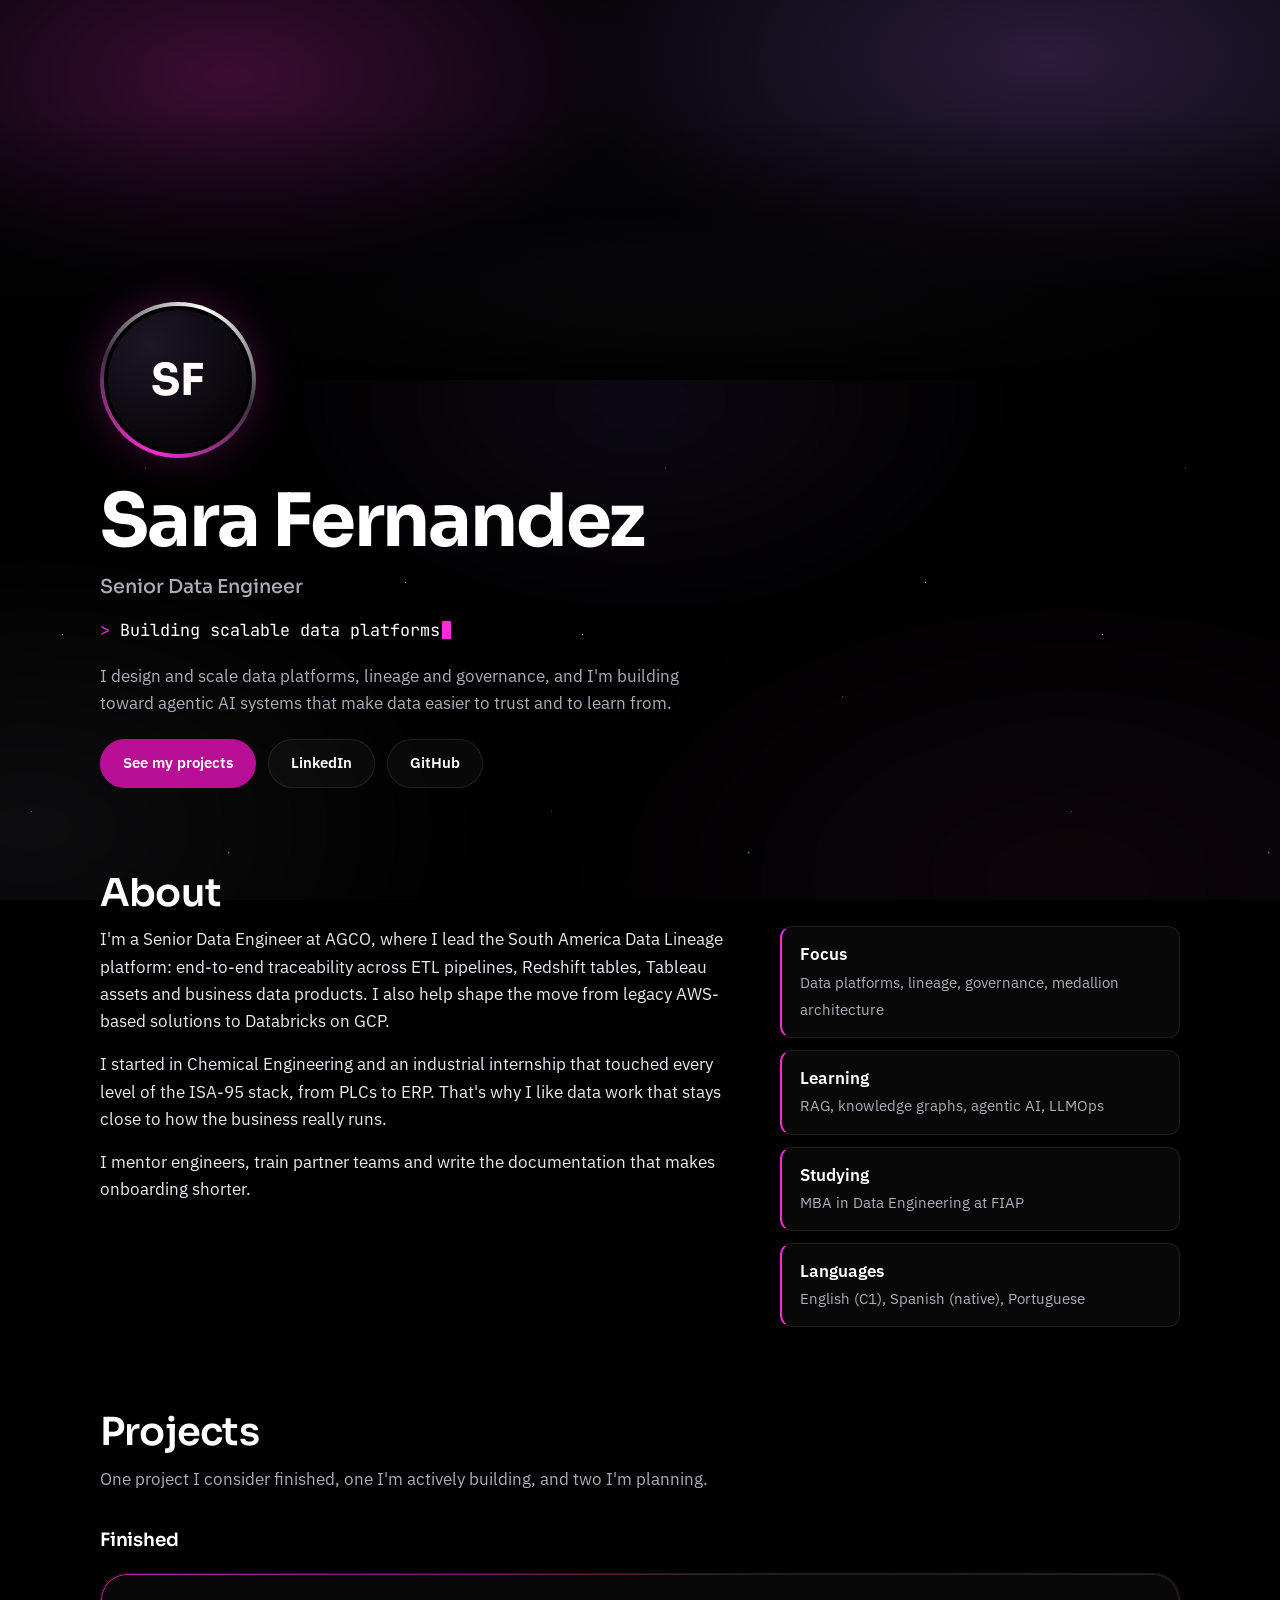
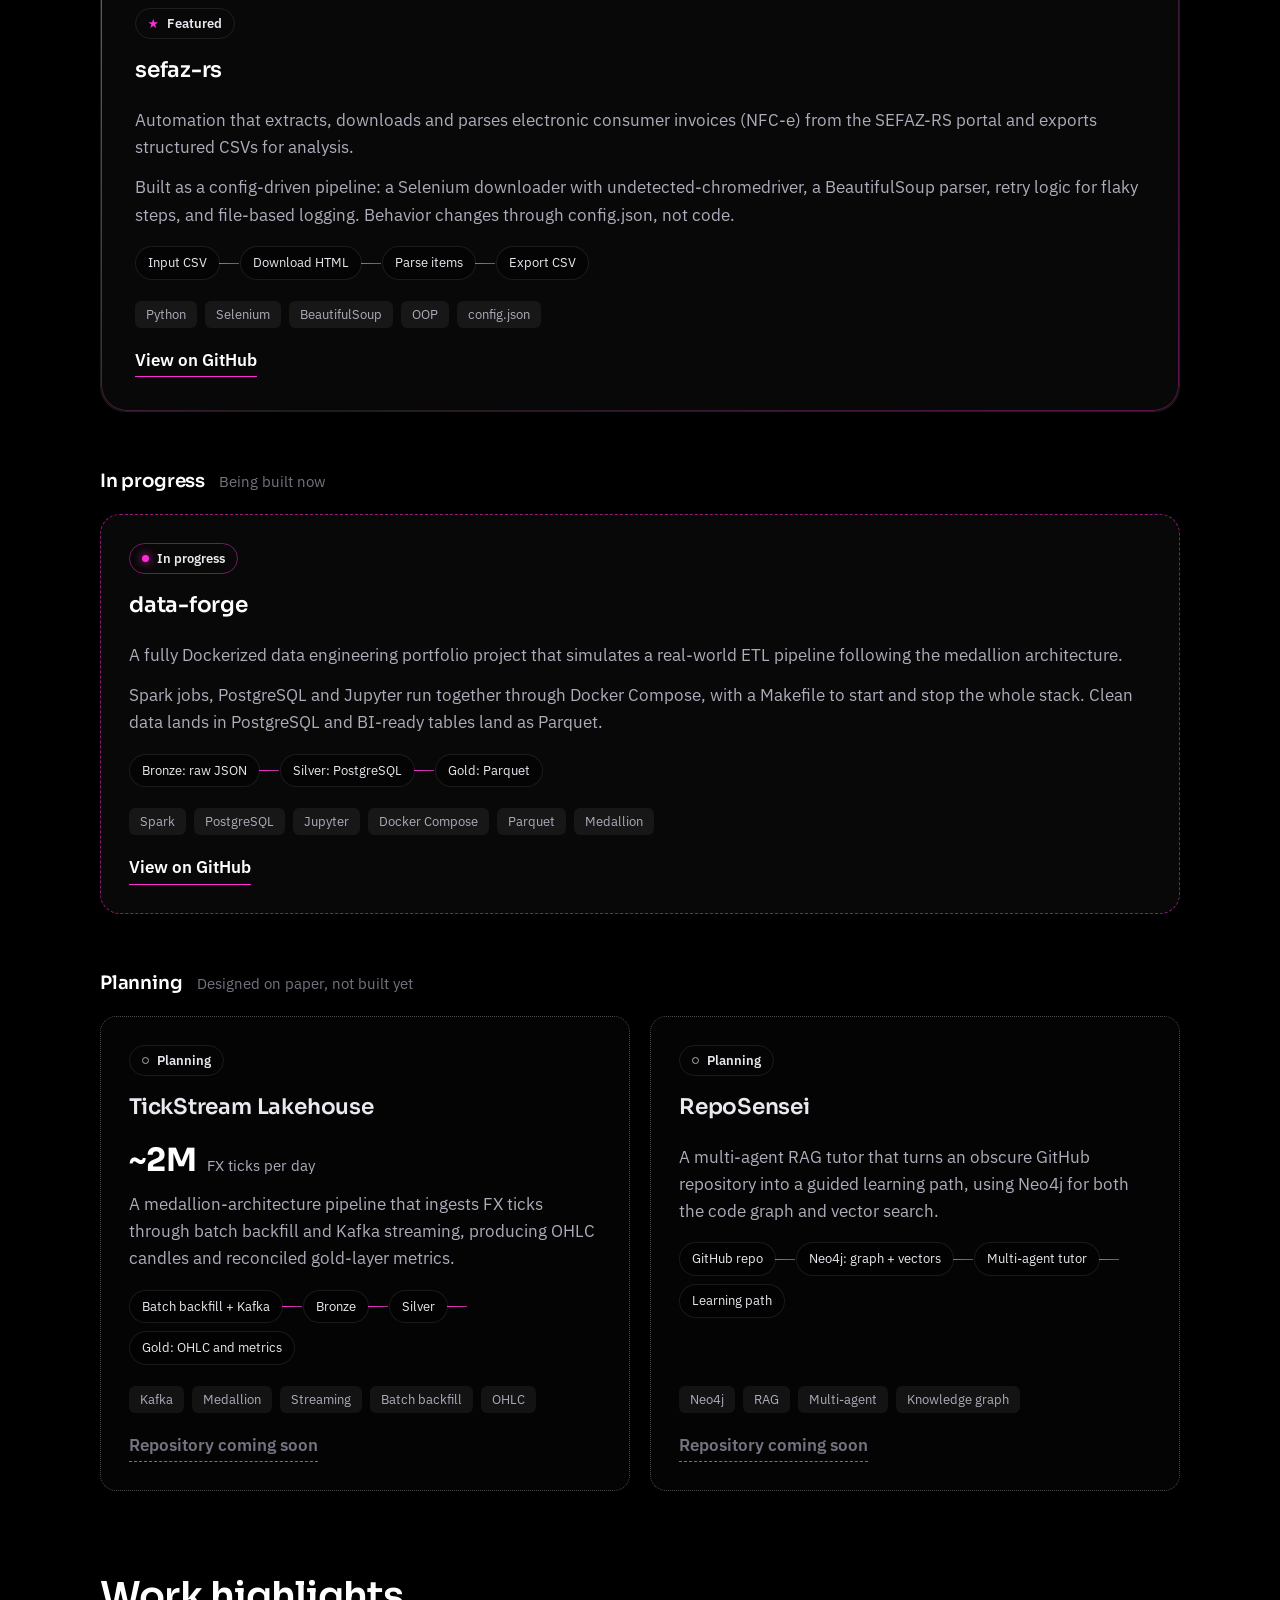
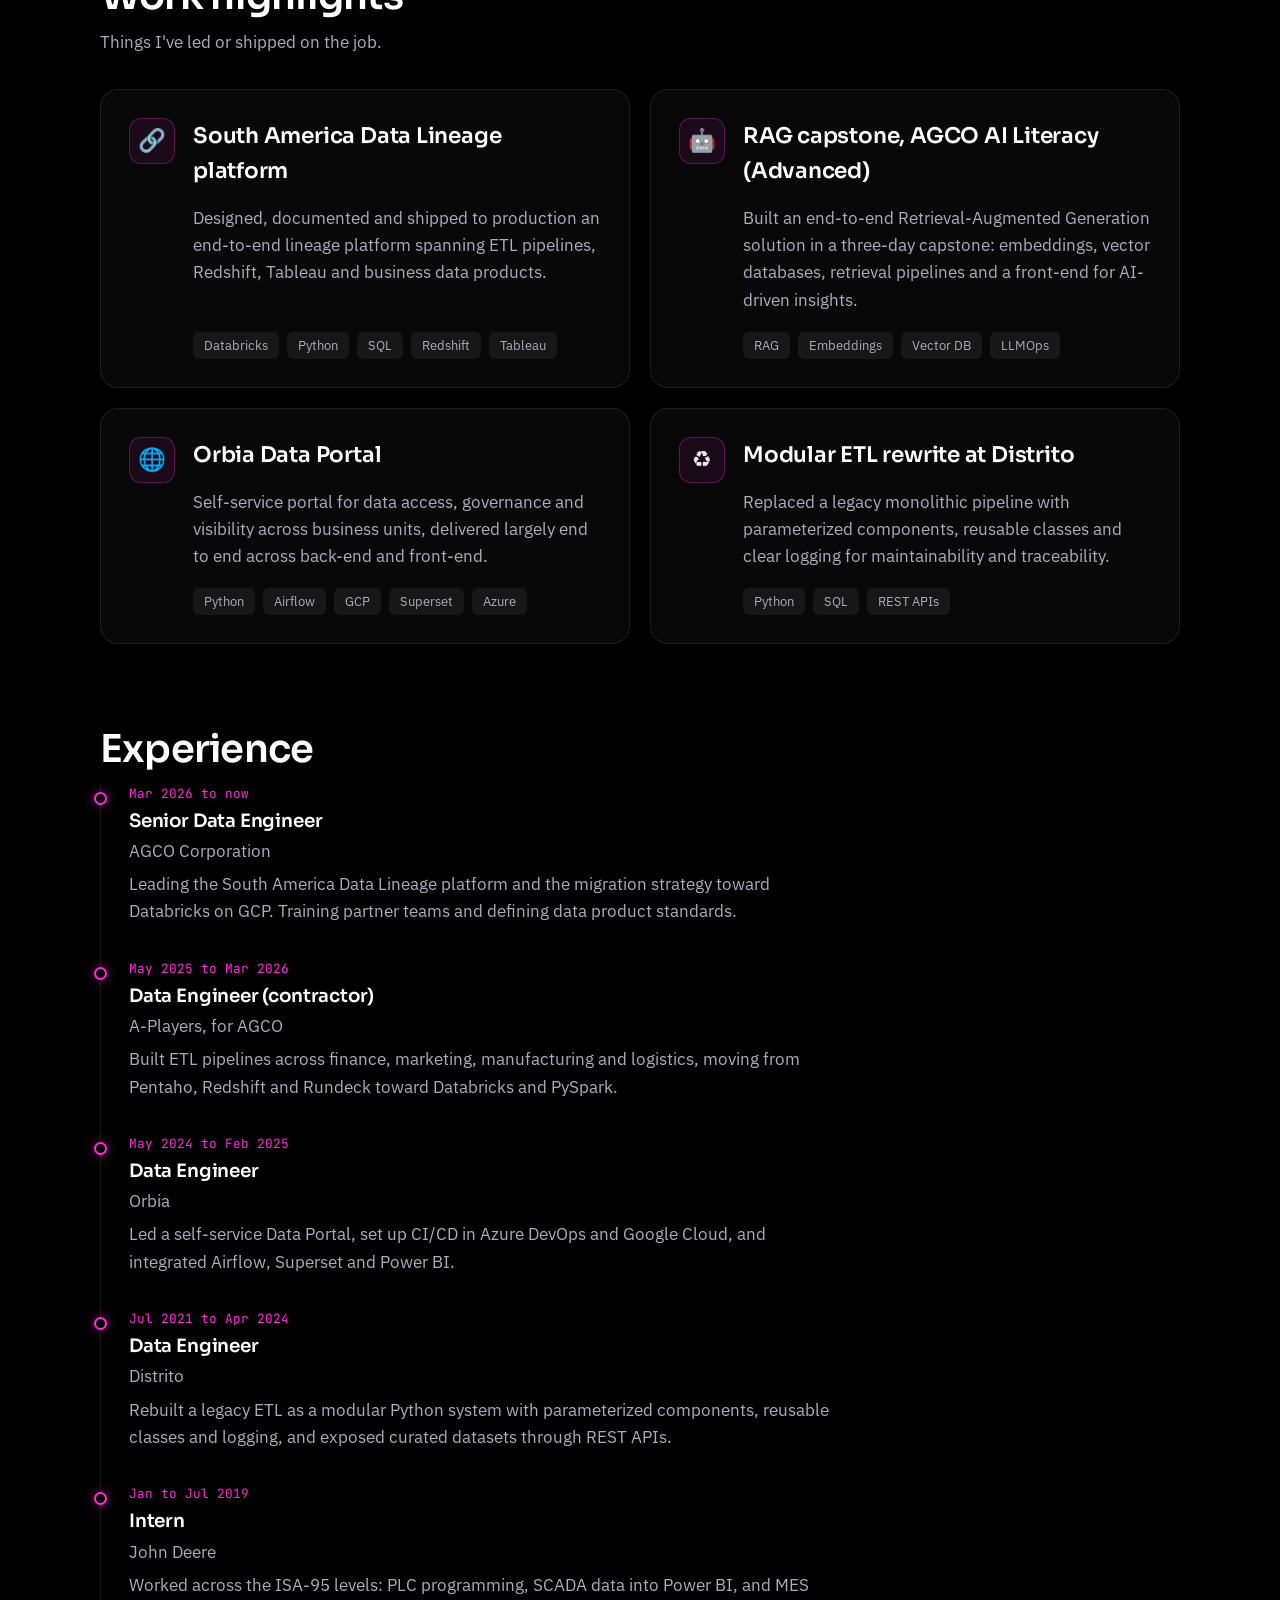
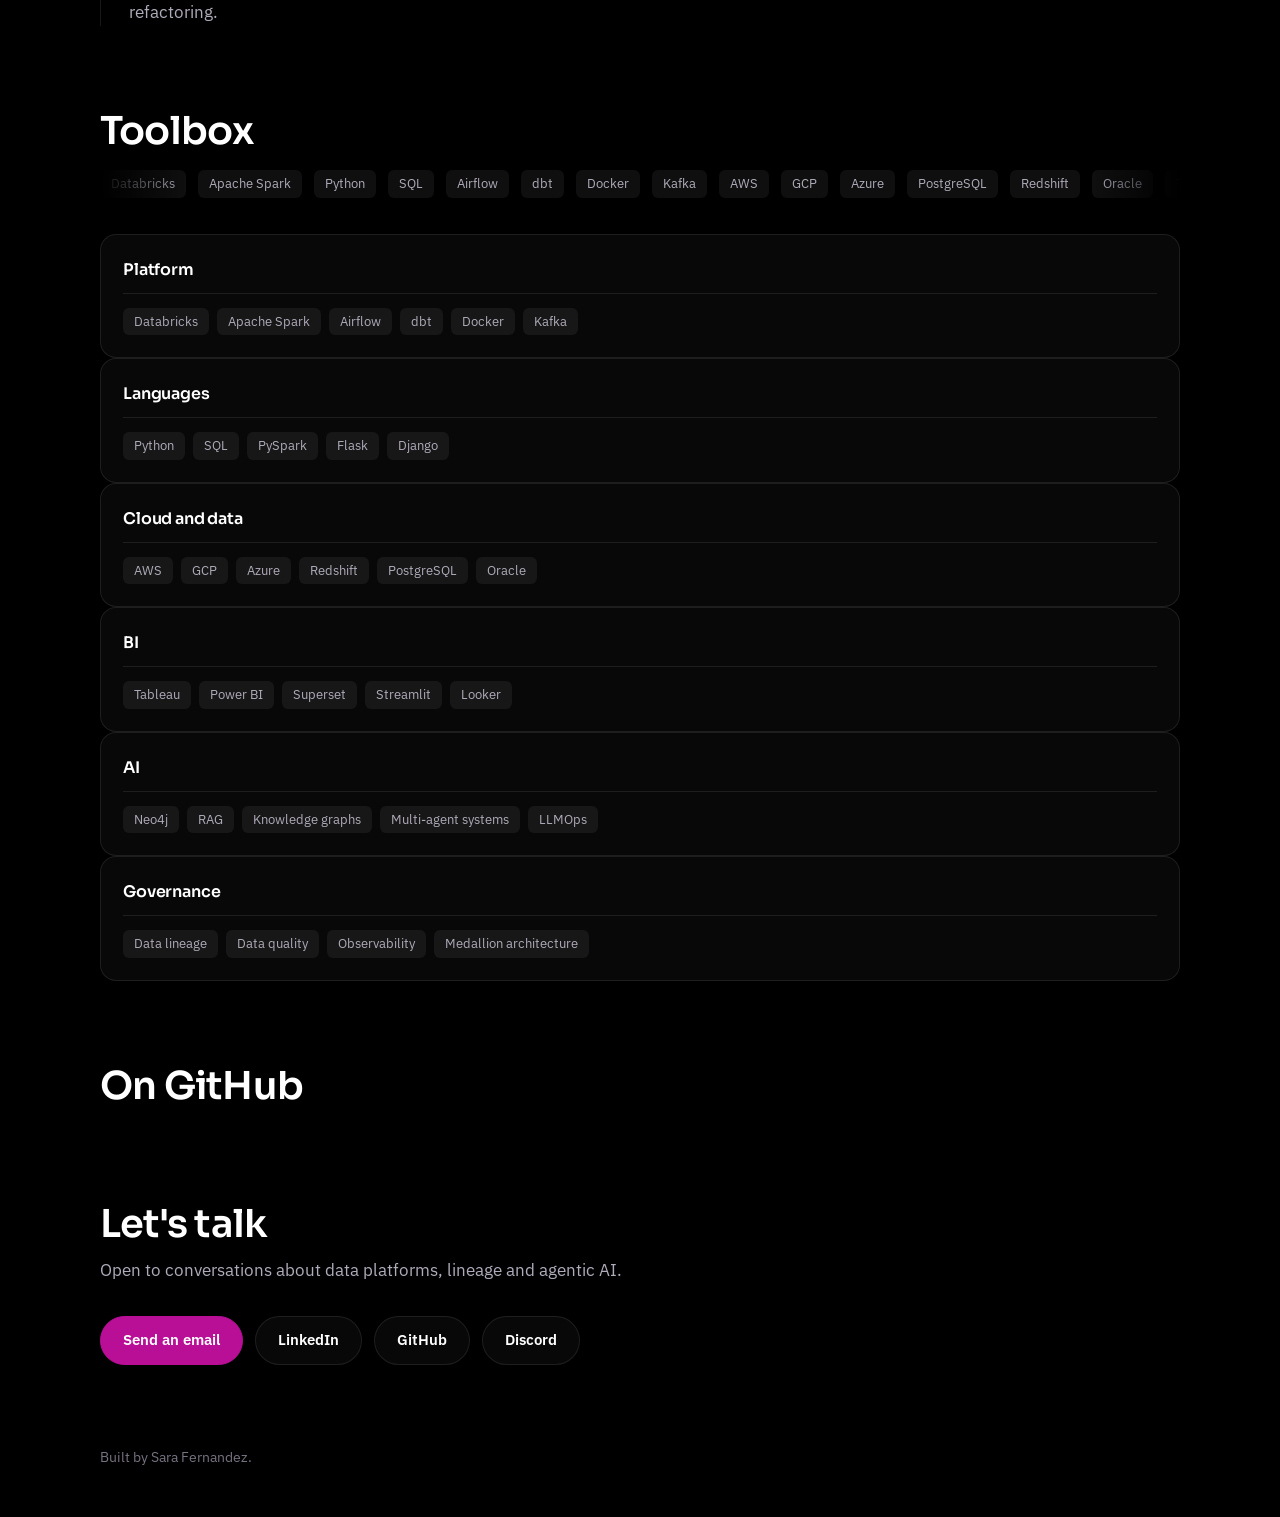
<file: portfolio.html>
<!DOCTYPE html>
<html lang="en">
<head>
<meta charset="utf-8">
<meta name="viewport" content="width=device-width, initial-scale=1">
<title>Sara Fernandez | Senior Data Engineer</title>
<meta name="description" content="Senior Data Engineer building data platforms, lineage and agentic AI systems.">
<link rel="preconnect" href="https://fonts.googleapis.com">
<link rel="preconnect" href="https://fonts.gstatic.com" crossorigin>
<link href="https://fonts.googleapis.com/css2?family=IBM+Plex+Sans:wght@400;500;600&family=JetBrains+Mono:wght@500&family=Sora:wght@500;600;700&display=swap" rel="stylesheet">

<style>
  /* ============================================================
     THEME TOKENS: change colors and fonts here
     ============================================================ */
  :root {
    --black: #000000;
    --white: #ffffff;
    --magenta: #ff2bd6;
    --magenta-deep: #b80f96;
    --haze: #6e4ba0;            /* muted violet, used only inside the nebula */
    --grey-100: #ebe9ef;
    --grey-300: #b0abba;
    --grey-500: #77727f;
    --grey-700: #2a2730;
    --grey-900: #0d0c10;

    --text: var(--grey-100);
    --text-dim: var(--grey-300);
    --line: rgba(255, 255, 255, .09);
    --glass: rgba(255, 255, 255, .03);

    --font-display: "Sora", "Helvetica Neue", Arial, sans-serif;
    --font-body: "IBM Plex Sans", system-ui, -apple-system, "Segoe UI", sans-serif;
    --font-mono: "JetBrains Mono", ui-monospace, "SF Mono", Consolas, monospace;

    --content: 1080px;
    --avatar: 156px;
  }

  *, *::before, *::after { box-sizing: border-box; }
  html { scroll-behavior: smooth; }
  body {
    margin: 0; background: var(--black); color: var(--text);
    font-family: var(--font-body); font-size: 16.5px; line-height: 1.65;
    -webkit-font-smoothing: antialiased;
  }
  img { max-width: 100%; display: block; }
  a { color: inherit; }
  :focus-visible { outline: 2px solid var(--magenta); outline-offset: 3px; border-radius: 6px; }

  /* ---------- Nebula: dark, mostly black, with a faint haze ---------- */
  .nebula { position: fixed; inset: 0; z-index: -1; overflow: hidden; background: var(--black); }
  .nebula::before {
    content: ""; position: absolute; inset: -20%;
    background:
      radial-gradient(40% 34% at 12% 10%, rgba(255, 43, 214, .10), transparent 70%),
      radial-gradient(38% 34% at 90% 16%, rgba(110, 75, 160, .20), transparent 70%),
      radial-gradient(44% 38% at 74% 84%, rgba(160, 60, 140, .08), transparent 70%),
      radial-gradient(36% 34% at 16% 80%, rgba(120, 120, 140, .11), transparent 70%),
      radial-gradient(30% 26% at 50% 46%, rgba(50, 30, 70, .28), transparent 72%);
    filter: blur(30px);
    animation: drift 70s ease-in-out infinite alternate;
  }
  .nebula::after {
    content: ""; position: absolute; inset: 0;
    background-image:
      radial-gradient(1px 1px at 12% 22%, #fff, transparent 60%),
      radial-gradient(1px 1px at 78% 12%, #fff, transparent 60%),
      radial-gradient(1.5px 1.5px at 44% 64%, #fff, transparent 60%),
      radial-gradient(1px 1px at 90% 70%, #fff, transparent 60%),
      radial-gradient(1px 1px at 28% 90%, #fff, transparent 60%),
      radial-gradient(1.5px 1.5px at 62% 34%, var(--magenta), transparent 60%),
      radial-gradient(1px 1px at 6% 56%, #fff, transparent 60%);
    background-size: 520px 520px;
    animation: twinkle 7s ease-in-out infinite alternate;
  }
  @keyframes drift { from { transform: translate3d(-2%, -1%, 0) scale(1); } to { transform: translate3d(3%, 2%, 0) scale(1.07); } }
  @keyframes twinkle { from { opacity: .35; } to { opacity: .85; } }

  /* ---------- Hero ---------- */
  .cover {
    position: relative; height: clamp(220px, 34vw, 380px); overflow: hidden;
    background:
      radial-gradient(45% 80% at 18% 20%, rgba(255, 43, 214, .22), transparent 70%),
      radial-gradient(55% 90% at 82% 15%, rgba(110, 75, 160, .35), transparent 70%),
      radial-gradient(60% 70% at 55% 105%, rgba(120, 120, 140, .22), transparent 70%),
      #050407;
  }
  .cover img { width: 100%; height: 100%; object-fit: cover; }
  .cover::after { content: ""; position: absolute; inset: 0; background: linear-gradient(to bottom, rgba(0,0,0,0) 30%, rgba(0,0,0,.95) 100%); }

  .wrap { width: min(var(--content), 100% - 40px); margin-inline: auto; }

  .identity { position: relative; margin-top: calc(var(--avatar) / -2); display: grid; gap: 26px; }
  .avatar {
    width: var(--avatar); height: var(--avatar); border-radius: 50%; padding: 4px;
    background: conic-gradient(from 200deg, var(--magenta), #3a3340, var(--white), #3a3340, var(--magenta));
    box-shadow: 0 0 46px rgba(255, 43, 214, .22);
    animation: spin-ring 18s linear infinite;
  }
  .avatar > * { width: 100%; height: 100%; border-radius: 50%; object-fit: cover; background: var(--black); border: 4px solid var(--black); animation: spin-ring 18s linear infinite reverse; }
  .avatar .monogram {
    display: grid; place-items: center; font-family: var(--font-display); font-weight: 700; font-size: 44px; color: var(--white);
    background: radial-gradient(circle at 30% 25%, #1d1625, var(--black));
  }
  @keyframes spin-ring { to { transform: rotate(360deg); } }

  h1 {
    font-family: var(--font-display); font-weight: 700; font-size: clamp(2.5rem, 7vw, 4.6rem);
    line-height: 1.02; letter-spacing: -.03em; margin: 0 0 12px; color: var(--white);
  }
  .role { font-family: var(--font-display); font-weight: 500; font-size: 1.2rem; color: var(--grey-300); margin: 0 0 14px; }
  .typing { font-family: var(--font-mono); font-size: 1.05rem; color: var(--white); min-height: 1.8em; margin: 0 0 16px; }
  .typing::before { content: "> "; color: var(--magenta); }
  .typing .caret { display: inline-block; width: .55em; height: 1.05em; background: var(--magenta); vertical-align: -.18em; margin-left: 2px; animation: blink 1s steps(1) infinite; }
  @keyframes blink { 50% { opacity: 0; } }
  .tagline { max-width: 62ch; color: var(--text-dim); margin: 0; }

  .actions { display: flex; flex-wrap: wrap; gap: 12px; margin-top: 22px; }
  .btn {
    display: inline-flex; align-items: center; gap: 8px; padding: 11px 22px; border-radius: 999px;
    text-decoration: none; font-weight: 600; font-size: .94rem; border: 1px solid var(--line);
    background: var(--glass); color: var(--white); transition: border-color .2s, background .2s;
  }
  .btn:hover { border-color: var(--magenta); background: rgba(255, 43, 214, .08); }
  .btn.primary { background: var(--magenta-deep); border-color: var(--magenta-deep); }
  .btn.primary:hover { background: var(--magenta); border-color: var(--magenta); }

  /* ---------- Sections ---------- */
  section { padding: 84px 0 0; }
  h2 { font-family: var(--font-display); font-weight: 600; font-size: clamp(1.7rem, 4vw, 2.4rem); letter-spacing: -.02em; line-height: 1.1; color: var(--white); margin: 0 0 12px; }
  .lead { color: var(--text-dim); max-width: 64ch; margin: 0 0 32px; }
  h3 { font-family: var(--font-display); font-weight: 600; font-size: 1.35rem; margin: 0 0 6px; color: var(--white); letter-spacing: -.01em; }
  .subhead { display: flex; align-items: baseline; gap: 14px; flex-wrap: wrap; margin: 54px 0 18px; }
  .subhead h3 { margin: 0; font-size: 1.15rem; }
  .subhead p { margin: 0; color: var(--grey-500); font-size: .93rem; }

  .about { display: grid; gap: 40px; grid-template-columns: 1.6fr 1fr; align-items: start; }
  .about p { margin: 0 0 16px; max-width: 64ch; }
  .facts { list-style: none; margin: 0; padding: 0; display: grid; gap: 12px; }
  .facts li { padding: 14px 18px; border: 1px solid var(--line); border-left: 2px solid var(--magenta); border-radius: 12px; background: var(--glass); }
  .facts b { display: block; color: var(--white); font-weight: 600; }
  .facts span { color: var(--text-dim); font-size: .92rem; }

  /* ---------- Cards ---------- */
  .grid { display: grid; gap: 20px; }
  .grid.two { grid-template-columns: repeat(2, 1fr); }
  .card {
    position: relative; display: flex; flex-direction: column; gap: 13px; padding: 28px;
    border: 1px solid var(--line); background: var(--glass);
    backdrop-filter: blur(10px); -webkit-backdrop-filter: blur(10px);
    transition: border-color .25s, box-shadow .25s;
  }
  .card p { margin: 0; color: var(--text-dim); }

  /* featured = finished */
  .card.featured { border-radius: 26px; padding: 34px; }
  .card.featured::before {
    content: ""; position: absolute; inset: 0; border-radius: inherit; padding: 1px; pointer-events: none;
    background: linear-gradient(140deg, rgba(255,43,214,.75), rgba(255,255,255,.08) 45%, rgba(255,43,214,.35));
    -webkit-mask: linear-gradient(#000 0 0) content-box, linear-gradient(#000 0 0);
    -webkit-mask-composite: xor; mask-composite: exclude;
  }
  .card.featured:hover { box-shadow: 0 0 60px rgba(255, 43, 214, .12); }
  /* wip = dashed, magenta */
  .card.wip { border-radius: 20px; border: 1px dashed rgba(255, 43, 214, .55); }
  .card.wip:hover { border-color: var(--magenta); }
  /* planning = dotted, grey, quieter */
  .card.planning { border-radius: 16px; border: 1px dotted rgba(255, 255, 255, .28); background: rgba(255,255,255,.015); }
  .card.planning:hover { border-color: rgba(255, 255, 255, .55); }
  .card.planning h3 { color: var(--grey-100); }

  .pill { align-self: flex-start; display: inline-flex; align-items: center; gap: 8px; font-size: .8rem; font-weight: 600; padding: 4px 12px; border-radius: 999px; border: 1px solid var(--line); color: var(--grey-100); }
  .pill.star::before { content: "\2605"; color: var(--magenta); }
  .pill.live { border-color: rgba(255,43,214,.45); }
  .pill.live::before { content: ""; width: 7px; height: 7px; border-radius: 50%; background: var(--magenta); box-shadow: 0 0 10px var(--magenta); animation: pulse 2.4s ease-in-out infinite; }
  .pill.plan::before { content: ""; width: 7px; height: 7px; border-radius: 50%; border: 1.5px solid var(--grey-300); }
  @keyframes pulse { 50% { opacity: .3; } }

  .metric { display: flex; align-items: baseline; gap: 10px; }
  .metric strong { font-family: var(--font-display); font-size: 2rem; color: var(--white); line-height: 1; }
  .metric span { color: var(--text-dim); font-size: .92rem; }

  /* flow strip: real sequences only */
  .flow { list-style: none; margin: 4px 0 0; padding: 0; display: flex; flex-wrap: wrap; gap: 8px 0; }
  .flow li { position: relative; font-size: .82rem; padding: 5px 12px; border: 1px solid var(--line); border-radius: 999px; background: rgba(0,0,0,.45); color: var(--grey-100); margin-right: 20px; }
  .flow li:not(:last-child)::after { content: ""; position: absolute; left: 100%; top: 50%; width: 20px; height: 1px; background: linear-gradient(90deg, var(--magenta), rgba(255,255,255,.25)); background-size: 200% 100%; animation: flow-run 3s linear infinite; }
  @keyframes flow-run { to { background-position: -200% 0; } }

  .tags { display: flex; flex-wrap: wrap; gap: 8px; margin-top: auto; padding-top: 8px; align-items: center; }
  .chip { font-size: .8rem; color: var(--grey-300); background: rgba(255,255,255,.06); padding: 3px 11px; border-radius: 6px; }
  .badge { height: 22px; width: auto; border-radius: 4px; }
  .card-link { margin-top: 6px; align-self: flex-start; font-weight: 600; color: var(--white); text-decoration: none; border-bottom: 1px solid var(--magenta); padding-bottom: 2px; }
  .card-link:hover { color: var(--magenta); }
  .card-link.soon { border-bottom-style: dashed; border-color: var(--grey-500); color: var(--grey-500); pointer-events: none; }

  /* ---------- Work highlights ---------- */
  .highlight { flex-direction: row; gap: 18px; border-radius: 18px; }
  .highlight .icon { flex: none; width: 46px; height: 46px; display: grid; place-items: center; font-size: 1.4rem; border-radius: 12px; background: rgba(255,43,214,.08); border: 1px solid rgba(255,43,214,.3); }
  .highlight .body { display: flex; flex-direction: column; gap: 10px; }

  /* ---------- Timeline ---------- */
  .timeline { list-style: none; margin: 0; padding: 0 0 0 28px; border-left: 1px solid var(--line); display: grid; gap: 32px; }
  .timeline li { position: relative; }
  .timeline li::before { content: ""; position: absolute; left: -35px; top: 9px; width: 13px; height: 13px; border-radius: 50%; background: var(--black); border: 2px solid var(--magenta); box-shadow: 0 0 12px rgba(255,43,214,.5); }
  .timeline .when { font-family: var(--font-mono); font-size: .8rem; color: var(--magenta); }
  .timeline h3 { font-size: 1.15rem; margin: 2px 0 2px; }
  .timeline .where { color: var(--grey-300); margin-bottom: 6px; }
  .timeline p { margin: 0; color: var(--text-dim); max-width: 70ch; }

  /* ---------- Toolbox ---------- */
  .marquee { overflow: hidden; margin: 0 0 30px; padding: 6px 0; -webkit-mask-image: linear-gradient(90deg, transparent, #000 8%, #000 92%, transparent); mask-image: linear-gradient(90deg, transparent, #000 8%, #000 92%, transparent); }
  .marquee-track { display: flex; gap: 12px; width: max-content; animation: scroll 55s linear infinite; }
  .marquee:hover .marquee-track { animation-play-state: paused; }
  @keyframes scroll { to { transform: translateX(-50%); } }
  .skills { display: grid; gap: 18px; grid-template-columns: repeat(3, 1fr); }
  .skill-group { padding: 22px; border: 1px solid var(--line); border-radius: 16px; background: var(--glass); }
  .skill-group h3 { font-size: 1rem; color: var(--white); padding-bottom: 10px; border-bottom: 1px solid var(--line); margin-bottom: 14px; }
  .skill-group div { display: flex; flex-wrap: wrap; gap: 8px; align-items: center; }

  /* ---------- GitHub stats ---------- */
  .stats { display: grid; gap: 18px; grid-template-columns: repeat(2, 1fr); }
  .stat { display: grid; place-items: center; padding: 18px; border: 1px solid var(--line); border-radius: 16px; background: var(--glass); min-height: 150px; }
  .stat img { max-height: 190px; width: auto; }
  .stat.wide { grid-column: 1 / -1; }

  .contact .links { display: flex; flex-wrap: wrap; gap: 12px; }
  footer { padding: 80px 0 48px; color: var(--grey-500); font-size: .9rem; }

  @media (max-width: 860px) {
    .about, .grid.two, .skills, .stats { grid-template-columns: 1fr; }
    :root { --avatar: 128px; }
    section { padding-top: 64px; }
    .highlight { flex-direction: column; }
  }
  @media (prefers-reduced-motion: reduce) {
    .nebula::before, .nebula::after, .avatar, .avatar > *, .pill.live::before, .flow li::after, .typing .caret { animation: none; }
    .marquee-track { animation: none; flex-wrap: wrap; width: auto; }
    .marquee { -webkit-mask-image: none; mask-image: none; }
    html { scroll-behavior: auto; }
  }
</style>
</head>

<body>
<div class="nebula" aria-hidden="true"></div>

<header>
  <!-- Cover slot: set CONFIG.cover.image. Empty = dark CSS nebula fallback. -->
  <div class="cover" id="cover"></div>
  <div class="wrap identity">
    <div class="avatar" id="avatar"></div>
    <div>
      <h1 id="name"></h1>
      <p class="role" id="role"></p>
      <p class="typing" id="typing" aria-live="off"><span id="typed"></span><span class="caret" aria-hidden="true"></span></p>
      <p class="tagline" id="tagline"></p>
      <div class="actions" id="actions"></div>
    </div>
  </div>
</header>

<main class="wrap">
  <section id="about" aria-labelledby="about-title">
    <h2 id="about-title">About</h2>
    <div class="about">
      <div id="about-text"></div>
      <ul class="facts" id="facts"></ul>
    </div>
  </section>

  <section id="projects" aria-labelledby="projects-title">
    <h2 id="projects-title">Projects</h2>
    <p class="lead" id="projects-lead"></p>
    <div id="project-groups"></div>
  </section>

  <section id="highlights" aria-labelledby="hl-title">
    <h2 id="hl-title"></h2>
    <p class="lead" id="hl-lead"></p>
    <div class="grid two" id="highlight-grid"></div>
  </section>

  <section id="experience" aria-labelledby="exp-title">
    <h2 id="exp-title">Experience</h2>
    <ol class="timeline" id="timeline"></ol>
  </section>

  <section id="skills" aria-labelledby="skills-title">
    <h2 id="skills-title">Toolbox</h2>
    <div class="marquee" aria-hidden="true"><div class="marquee-track" id="marquee"></div></div>
    <div class="skills" id="skills"></div>
  </section>

  <section id="stats" aria-labelledby="stats-title">
    <h2 id="stats-title">On GitHub</h2>
    <div class="stats" id="stats-grid"></div>
  </section>

  <section id="contact" class="contact" aria-labelledby="contact-title">
    <h2 id="contact-title"></h2>
    <p class="lead" id="contact-lead"></p>
    <div class="links" id="contact-links"></div>
  </section>
</main>

<footer class="wrap" id="footer"></footer>

<noscript><p style="padding:24px;color:#fff">This page loads its content from the CONFIG block and needs JavaScript.</p></noscript>

<script>
/* ==================================================================
   CONFIG: every editable value lives here. Edit this block only.
   ================================================================== */
const CONFIG = {
  site: { title: "Sara Fernandez | Senior Data Engineer", footer: "Built by Sara Fernandez." },

  /* ---- IMAGES: point these to your files or URLs ---- */
  profile: {
    image: "",                       // e.g. "img/sara.jpg" (square, 600x600 or larger)
    alt: "Portrait of Sara Fernandez",
    initials: "SF"                   // shown while image is empty
  },
  cover: {
    image: "",                       // e.g. "img/cover.jpg" (wide, about 2400x700)
    alt: ""
  },

  /* ---- IDENTITY ---- */
  name: "Sara Fernandez",
  role: "Senior Data Engineer",
  typing: [                          // lines the typing animation cycles through
    "Building scalable data platforms",
    "Databricks | Spark | Python | SQL",
    "Data lineage, governance and observability",
    "RAG and agentic AI workflows",
    "Mentoring engineers and sharing knowledge"
  ],
  tagline: "I design and scale data platforms, lineage and governance, and I'm building toward agentic AI systems that make data easier to trust and to learn from.",

  about: [
    "I'm a Senior Data Engineer at AGCO, where I lead the South America Data Lineage platform: end-to-end traceability across ETL pipelines, Redshift tables, Tableau assets and business data products. I also help shape the move from legacy AWS-based solutions to Databricks on GCP.",
    "I started in Chemical Engineering and an industrial internship that touched every level of the ISA-95 stack, from PLCs to ERP. That's why I like data work that stays close to how the business really runs.",
    "I mentor engineers, train partner teams and write the documentation that makes onboarding shorter."
  ],
  facts: [
    { title: "Focus", text: "Data platforms, lineage, governance, medallion architecture" },
    { title: "Learning", text: "RAG, knowledge graphs, agentic AI, LLMOps" },
    { title: "Studying", text: "MBA in Data Engineering at FIAP" },
    { title: "Languages", text: "English (C1), Spanish (native), Portuguese" }
  ],

  /* ---- LINKS (leave "" to hide) ---- */
  links: {
    github: "https://github.com/saradfrz",
    linkedin: "https://www.linkedin.com/in/saradfrz/",
    email: "saradfrz@gmail.com",
    discord: "https://discordapp.com/users/702235784794734631"
  },

  /* ---- TECH BADGES: name -> shields.io color + simple-icons logo slug ---- */
  tech: {
    "Databricks":      { color: "FF3621", logo: "databricks" },
    "Apache Spark":    { color: "E25A1C", logo: "apachespark" },
    "PySpark":         { color: "E25A1C", logo: "apachespark" },
    "Spark":           { color: "E25A1C", logo: "apachespark" },
    "Airflow":         { color: "017CEE", logo: "apacheairflow" },
    "dbt":             { color: "FF694B", logo: "dbt" },
    "Docker":          { color: "2496ED", logo: "docker" },
    "Docker Compose":  { color: "2496ED", logo: "docker" },
    "Kafka":           { color: "3a3a3a", logo: "apachekafka" },
    "Python":          { color: "3776AB", logo: "python" },
    "SQL":             { color: "4479A1", logo: "postgresql" },
    "Flask":           { color: "3a3a3a", logo: "flask" },
    "Django":          { color: "092E20", logo: "django" },
    "Selenium":        { color: "43B02A", logo: "selenium" },
    "Jupyter":         { color: "F37626", logo: "jupyter" },
    "Parquet":         { color: "50ABF1", logo: "apacheparquet" },
    "AWS":             { color: "FF9900", logo: "amazonwebservices", logoColor: "black" },
    "GCP":             { color: "4285F4", logo: "googlecloud" },
    "Azure":           { color: "0078D4", logo: "microsoftazure" },
    "Redshift":        { color: "8C4FFF", logo: "amazonredshift" },
    "PostgreSQL":      { color: "4169E1", logo: "postgresql" },
    "Oracle":          { color: "F80000", logo: "oracle" },
    "Tableau":         { color: "E97627", logo: "tableau" },
    "Power BI":        { color: "F2C811", logo: "powerbi", logoColor: "black" },
    "Superset":        { color: "20A6C9", logo: "apachesuperset" },
    "Streamlit":       { color: "FF4B4B", logo: "streamlit" },
    "Looker":          { color: "4285F4", logo: "looker" },
    "Neo4j":           { color: "008CC1", logo: "neo4j" },
    "Git":             { color: "F05032", logo: "git" },
    "Linux":           { color: "FCC624", logo: "linux", logoColor: "black" }
  },
  marquee: ["Databricks", "Apache Spark", "Python", "SQL", "Airflow", "dbt", "Docker", "Kafka", "AWS", "GCP", "Azure",
            "PostgreSQL", "Redshift", "Oracle", "Tableau", "Power BI", "Superset", "Streamlit", "Neo4j", "Git", "Linux"],

  /* ---- PROJECTS: state is "featured" (finished), "wip" or "planning" ---- */
  projectsLead: "One project I consider finished, one I'm actively building, and two I'm planning.",
  projectGroups: [
    {
      state: "featured", title: "Finished", note: "", columns: 1,
      items: [{
        title: "sefaz-rs", badge: "Featured",
        summary: "Automation that extracts, downloads and parses electronic consumer invoices (NFC-e) from the SEFAZ-RS portal and exports structured CSVs for analysis.",
        details: "Built as a config-driven pipeline: a Selenium downloader with undetected-chromedriver, a BeautifulSoup parser, retry logic for flaky steps, and file-based logging. Behavior changes through config.json, not code.",
        flow: ["Input CSV", "Download HTML", "Parse items", "Export CSV"],
        tags: ["Python", "Selenium", "BeautifulSoup", "OOP", "config.json"],
        url: "https://github.com/saradfrz/sefaz-rs", linkText: "View on GitHub"
      }]
    },
    {
      state: "wip", title: "In progress", note: "Being built now", columns: 1,
      items: [{
        title: "data-forge", badge: "In progress",
        summary: "A fully Dockerized data engineering portfolio project that simulates a real-world ETL pipeline following the medallion architecture.",
        details: "Spark jobs, PostgreSQL and Jupyter run together through Docker Compose, with a Makefile to start and stop the whole stack. Clean data lands in PostgreSQL and BI-ready tables land as Parquet.",
        flow: ["Bronze: raw JSON", "Silver: PostgreSQL", "Gold: Parquet"],
        tags: ["Spark", "PostgreSQL", "Jupyter", "Docker Compose", "Parquet", "Medallion"],
        url: "https://github.com/saradfrz/data-forge", linkText: "View on GitHub"
      }]
    },
    {
      state: "planning", title: "Planning", note: "Designed on paper, not built yet", columns: 2,
      items: [
        {
          title: "TickStream Lakehouse", badge: "Planning",
          metric: { value: "~2M", label: "FX ticks per day" },
          summary: "A medallion-architecture pipeline that ingests FX ticks through batch backfill and Kafka streaming, producing OHLC candles and reconciled gold-layer metrics.",
          flow: ["Batch backfill + Kafka", "Bronze", "Silver", "Gold: OHLC and metrics"],
          tags: ["Kafka", "Medallion", "Streaming", "Batch backfill", "OHLC"],
          url: "", linkText: "Repository coming soon"
        },
        {
          title: "RepoSensei", badge: "Planning",
          summary: "A multi-agent RAG tutor that turns an obscure GitHub repository into a guided learning path, using Neo4j for both the code graph and vector search.",
          flow: ["GitHub repo", "Neo4j: graph + vectors", "Multi-agent tutor", "Learning path"],
          tags: ["Neo4j", "RAG", "Multi-agent", "Knowledge graph"],
          url: "", linkText: "Repository coming soon"
        }
      ]
    }
  ],

  /* ---- WORK HIGHLIGHTS ---- */
  highlights: {
    title: "Work highlights",
    lead: "Things I've led or shipped on the job.",
    items: [
      { icon: "\uD83D\uDD17", title: "South America Data Lineage platform",
        text: "Designed, documented and shipped to production an end-to-end lineage platform spanning ETL pipelines, Redshift, Tableau and business data products.",
        tags: ["Databricks", "Python", "SQL", "Redshift", "Tableau"] },
      { icon: "\uD83E\uDD16", title: "RAG capstone, AGCO AI Literacy (Advanced)",
        text: "Built an end-to-end Retrieval-Augmented Generation solution in a three-day capstone: embeddings, vector databases, retrieval pipelines and a front-end for AI-driven insights.",
        tags: ["RAG", "Embeddings", "Vector DB", "LLMOps"] },
      { icon: "\uD83C\uDF10", title: "Orbia Data Portal",
        text: "Self-service portal for data access, governance and visibility across business units, delivered largely end to end across back-end and front-end.",
        tags: ["Python", "Airflow", "GCP", "Superset", "Azure"] },
      { icon: "\u267B\uFE0F", title: "Modular ETL rewrite at Distrito",
        text: "Replaced a legacy monolithic pipeline with parameterized components, reusable classes and clear logging for maintainability and traceability.",
        tags: ["Python", "SQL", "REST APIs"] }
    ]
  },

  /* ---- EXPERIENCE ---- */
  experience: [
    { when: "Mar 2026 to now", role: "Senior Data Engineer", company: "AGCO Corporation",
      text: "Leading the South America Data Lineage platform and the migration strategy toward Databricks on GCP. Training partner teams and defining data product standards." },
    { when: "May 2025 to Mar 2026", role: "Data Engineer (contractor)", company: "A-Players, for AGCO",
      text: "Built ETL pipelines across finance, marketing, manufacturing and logistics, moving from Pentaho, Redshift and Rundeck toward Databricks and PySpark." },
    { when: "May 2024 to Feb 2025", role: "Data Engineer", company: "Orbia",
      text: "Led a self-service Data Portal, set up CI/CD in Azure DevOps and Google Cloud, and integrated Airflow, Superset and Power BI." },
    { when: "Jul 2021 to Apr 2024", role: "Data Engineer", company: "Distrito",
      text: "Rebuilt a legacy ETL as a modular Python system with parameterized components, reusable classes and logging, and exposed curated datasets through REST APIs." },
    { when: "Jan to Jul 2019", role: "Intern", company: "John Deere",
      text: "Worked across the ISA-95 levels: PLC programming, SCADA data into Power BI, and MES refactoring." }
  ],

  /* ---- SKILLS (names found in "tech" become badges, others become chips) ---- */
  skills: [
    { group: "Platform", items: ["Databricks", "Apache Spark", "Airflow", "dbt", "Docker", "Kafka"] },
    { group: "Languages", items: ["Python", "SQL", "PySpark", "Flask", "Django"] },
    { group: "Cloud and data", items: ["AWS", "GCP", "Azure", "Redshift", "PostgreSQL", "Oracle"] },
    { group: "BI", items: ["Tableau", "Power BI", "Superset", "Streamlit", "Looker"] },
    { group: "AI", items: ["Neo4j", "RAG", "Knowledge graphs", "Multi-agent systems", "LLMOps"] },
    { group: "Governance", items: ["Data lineage", "Data quality", "Observability", "Medallion architecture"] }
  ],

  /* ---- GITHUB STATS (third-party image services; need internet) ---- */
  stats: {
    githubUser: "saradfrz",
    leetcodeUser: "saradfrz",
    codewarsUser: "saradfrz",
    accent: "ff2bd6",
    text: "b0abba"
  },

  contact: { title: "Let's talk", lead: "Open to conversations about data platforms, lineage and agentic AI." }
};

/* ==================================================================
   RENDERER: reads CONFIG and builds the page. No content below.
   ================================================================== */
class Page {
  constructor(cfg) { this.cfg = cfg; }

  $(id) { return document.getElementById(id); }

  el(tag, props = {}, children = []) {
    const node = document.createElement(tag);
    for (const [k, v] of Object.entries(props)) {
      if (v === undefined || v === null || v === "") continue;
      if (k === "text") node.textContent = v;
      else if (k === "class") node.className = v;
      else node.setAttribute(k, v);
    }
    for (const c of [].concat(children)) if (c) node.append(c);
    return node;
  }

  /* shields.io label escaping: "-" -> "--", "_" -> "__", " " -> "_" */
  badgeUrl(name, t) {
    const label = encodeURIComponent(name.replace(/-/g, "--").replace(/_/g, "__").replace(/ /g, "_"));
    return `https://img.shields.io/badge/${label}-${t.color}?style=flat-square&logo=${t.logo}&logoColor=${t.logoColor || "white"}`;
  }

  /* known tech -> icon badge; anything else -> plain chip */
  tag(name) {
    const chip = () => this.el("span", { class: "chip", text: name });
    const t = this.cfg.tech[name];
    if (!t) return chip();
    const img = this.el("img", { class: "badge", src: this.badgeUrl(name, t), alt: name, loading: "lazy", height: "22" });
    img.addEventListener("error", () => img.replaceWith(chip()));
    return img;
  }

  renderHero() {
    const { cfg } = this;
    document.title = cfg.site.title;
    if (cfg.cover.image) this.$("cover").append(this.el("img", { src: cfg.cover.image, alt: cfg.cover.alt || "" }));
    this.$("avatar").append(cfg.profile.image
      ? this.el("img", { src: cfg.profile.image, alt: cfg.profile.alt })
      : this.el("div", { class: "monogram", text: cfg.profile.initials, role: "img", "aria-label": cfg.profile.alt }));
    this.$("name").textContent = cfg.name;
    this.$("role").textContent = cfg.role;
    this.$("tagline").textContent = cfg.tagline;

    const actions = this.$("actions");
    actions.append(this.el("a", { class: "btn primary", href: "#projects", text: "See my projects" }));
    if (cfg.links.linkedin) actions.append(this.el("a", { class: "btn", href: cfg.links.linkedin, target: "_blank", rel: "noopener", text: "LinkedIn" }));
    if (cfg.links.github) actions.append(this.el("a", { class: "btn", href: cfg.links.github, target: "_blank", rel: "noopener", text: "GitHub" }));
    this.startTyping();
  }

  startTyping() {
    const lines = this.cfg.typing, out = this.$("typed");
    if (!lines.length) return;
    if (window.matchMedia("(prefers-reduced-motion: reduce)").matches) { out.textContent = lines[0]; return; }
    let line = 0, pos = 0, deleting = false;
    const tick = () => {
      const text = lines[line];
      pos += deleting ? -1 : 1;
      out.textContent = text.slice(0, pos);
      let delay = deleting ? 22 : 55;
      if (!deleting && pos === text.length) { deleting = true; delay = 1700; }
      else if (deleting && pos === 0) { deleting = false; line = (line + 1) % lines.length; delay = 350; }
      setTimeout(tick, delay);
    };
    tick();
  }

  renderAbout() {
    const box = this.$("about-text");
    this.cfg.about.forEach(t => box.append(this.el("p", { text: t })));
    this.cfg.facts.forEach(f => this.$("facts").append(this.el("li", {}, [
      this.el("b", { text: f.title }), this.el("span", { text: f.text })
    ])));
  }

  card(p, state) {
    const pill = { featured: "pill star", wip: "pill live", planning: "pill plan" }[state];
    const kids = [this.el("span", { class: pill, text: p.badge }), this.el("h3", { text: p.title })];
    if (p.metric) kids.push(this.el("div", { class: "metric" }, [
      this.el("strong", { text: p.metric.value }), this.el("span", { text: p.metric.label })]));
    kids.push(this.el("p", { text: p.summary }));
    if (p.details) kids.push(this.el("p", { text: p.details }));
    if (p.flow && p.flow.length) kids.push(this.el("ol", { class: "flow", "aria-label": "Pipeline steps" }, p.flow.map(s => this.el("li", { text: s }))));
    if (p.tags && p.tags.length) kids.push(this.el("div", { class: "tags" }, p.tags.map(t => this.tag(t))));
    kids.push(p.url
      ? this.el("a", { class: "card-link", href: p.url, target: "_blank", rel: "noopener", text: p.linkText })
      : this.el("span", { class: "card-link soon", text: p.linkText }));
    return this.el("article", { class: `card ${state}` }, kids);
  }

  renderProjects() {
    this.$("projects-lead").textContent = this.cfg.projectsLead;
    const root = this.$("project-groups");
    this.cfg.projectGroups.forEach((g, i) => {
      const head = this.el("div", { class: "subhead" }, [this.el("h3", { text: g.title }), g.note ? this.el("p", { text: g.note }) : null]);
      const grid = this.el("div", { class: `grid ${g.columns === 2 ? "two" : ""}` }, g.items.map(p => this.card(p, g.state)));
      if (i > 0) root.append(head); else head.style.marginTop = "0", root.append(head);
      root.append(grid);
    });
  }

  renderHighlights() {
    const h = this.cfg.highlights;
    this.$("hl-title").textContent = h.title;
    this.$("hl-lead").textContent = h.lead;
    h.items.forEach(i => this.$("highlight-grid").append(this.el("article", { class: "card highlight" }, [
      this.el("div", { class: "icon", "aria-hidden": "true", text: i.icon }),
      this.el("div", { class: "body" }, [
        this.el("h3", { text: i.title }), this.el("p", { text: i.text }),
        this.el("div", { class: "tags" }, i.tags.map(t => this.tag(t)))
      ])
    ])));
  }

  renderExperience() {
    this.cfg.experience.forEach(e => this.$("timeline").append(this.el("li", {}, [
      this.el("div", { class: "when", text: e.when }), this.el("h3", { text: e.role }),
      this.el("div", { class: "where", text: e.company }), this.el("p", { text: e.text })
    ])));
  }

  renderSkills() {
    const track = this.$("marquee");
    [0, 1].forEach(() => this.cfg.marquee.forEach(n => track.append(this.tag(n)))); // twice = seamless loop
    this.cfg.skills.forEach(g => this.$("skills").append(this.el("div", { class: "skill-group" }, [
      this.el("h3", { text: g.group }), this.el("div", {}, g.items.map(i => this.tag(i)))
    ])));
  }

  renderStats() {
    const s = this.cfg.stats, a = s.accent, tx = s.text;
    const cards = [
      { alt: "GitHub stats", wide: false, src: `https://github-readme-stats.vercel.app/api?username=${s.githubUser}&show_icons=true&hide_border=true&bg_color=00000000&title_color=${a}&icon_color=${a}&text_color=${tx}` },
      { alt: "Top languages", wide: false, src: `https://github-readme-stats.vercel.app/api/top-langs/?username=${s.githubUser}&layout=compact&hide_border=true&bg_color=00000000&title_color=${a}&text_color=${tx}` },
      { alt: "GitHub streak", wide: true, src: `https://github-readme-streak-stats.herokuapp.com/?user=${s.githubUser}&hide_border=true&background=00000000&ring=${a}&fire=${a}&currStreakNum=ffffff&sideNums=ffffff&currStreakLabel=${a}&sideLabels=${tx}&dates=77727f` },
      { alt: "LeetCode stats", wide: false, src: `https://leetcard.jacoblin.cool/${s.leetcodeUser}?theme=dark` },
      { alt: "Codewars stats", wide: false, src: `https://github.r2v.ch/codewars?user=${s.codewarsUser}&stroke=%23${a}` }
    ];
    cards.forEach(c => {
      const img = this.el("img", { src: c.src, alt: c.alt, loading: "lazy" });
      const box = this.el("div", { class: `stat ${c.wide ? "wide" : ""}` }, [img]);
      img.addEventListener("error", () => box.remove());
      this.$("stats-grid").append(box);
    });
  }

  renderContact() {
    const { contact, links } = this.cfg, box = this.$("contact-links");
    this.$("contact-title").textContent = contact.title;
    this.$("contact-lead").textContent = contact.lead;
    if (links.email) box.append(this.el("a", { class: "btn primary", href: `mailto:${links.email}`, text: "Send an email" }));
    if (links.linkedin) box.append(this.el("a", { class: "btn", href: links.linkedin, target: "_blank", rel: "noopener", text: "LinkedIn" }));
    if (links.github) box.append(this.el("a", { class: "btn", href: links.github, target: "_blank", rel: "noopener", text: "GitHub" }));
    if (links.discord) box.append(this.el("a", { class: "btn", href: links.discord, target: "_blank", rel: "noopener", text: "Discord" }));
    this.$("footer").textContent = this.cfg.site.footer;
  }

  render() {
    this.renderHero(); this.renderAbout(); this.renderProjects(); this.renderHighlights();
    this.renderExperience(); this.renderSkills(); this.renderStats(); this.renderContact();
  }
}

new Page(CONFIG).render();
</script>
</body>
</html>
</file>
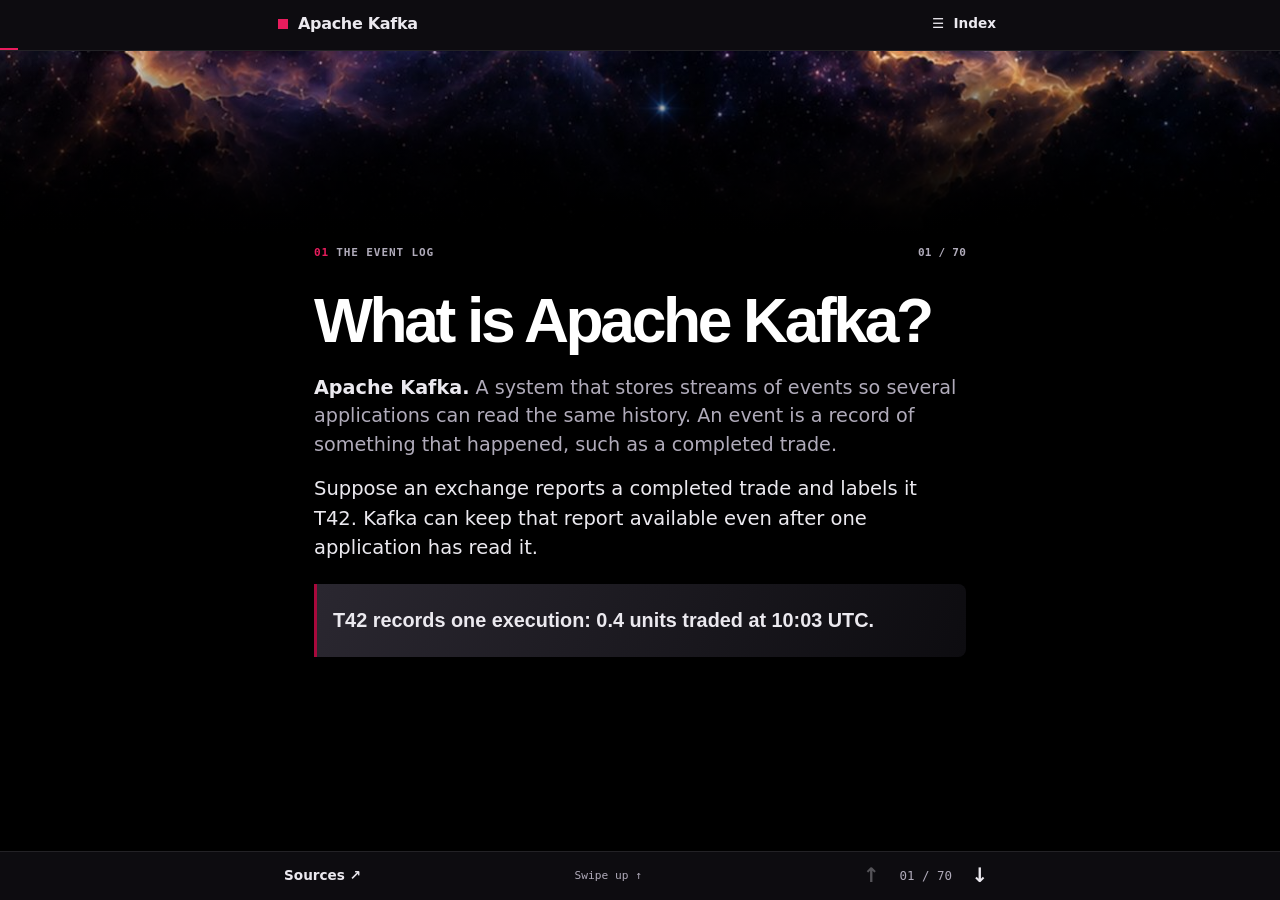
<file: mobile/apache-kafka.html>
<!doctype html><html lang="en"><head><meta charset="utf-8"><meta name="viewport" content="width=device-width,initial-scale=1,viewport-fit=cover"><meta name="theme-color" content="#0d0c10"><title>Apache Kafka</title><style>
:root {
  --black: #000000;
  --white: #ffffff;
  --magenta: #e81c5d;
  --magenta-deep: #a8093c;
  --grey-100: #ebe9ef;
  --grey-300: #b0abba;
  --grey-500: #77727f;
  --grey-700: #2a2730;
  --grey-900: #0d0c10;

  --text: var(--grey-100);
  --text-dim: var(--grey-300);
  --line: rgba(255, 255, 255, .09);
  --glass: rgba(255, 255, 255, .03);

  --font-display: "Sora", "Helvetica Neue", Arial, sans-serif;
  --font-body: "IBM Plex Sans", system-ui, -apple-system, "Segoe UI", sans-serif;
  --font-mono: "JetBrains Mono", ui-monospace, "SF Mono", Consolas, monospace;

  --content: 1080px;
  --avatar: 156px;

  /* Nebula overlays */
  --nebula-magenta: rgba(255, 43, 214, .10);
  --nebula-violet: rgba(110, 75, 160, 0.2);
  --nebula-plum: rgba(160, 60, 140, .08);
  --nebula-grey: rgba(120, 120, 140, .11);
  --nebula-shadow: rgba(50, 30, 70, .28);
}
:root{color-scheme:dark;--bg:var(--black);--panel:var(--grey-900);--ink:var(--text);--muted:var(--text-dim);--accent:var(--magenta);--mono:var(--font-mono);--head:var(--font-display);--neb:url("[data-uri]")}*{box-sizing:border-box}body{margin:0;background:var(--bg);color:var(--ink);font:16px/1.46 var(--font-body);display:grid;grid-template-rows:auto minmax(0,1fr) auto;height:100vh;height:100dvh}button,a,summary,input{touch-action:manipulation}button,summary{cursor:pointer}button{font:inherit;color:inherit;background:none;border:0;min-height:44px}button:disabled{opacity:.32;cursor:default}button:hover:not(:disabled),a:hover,summary:hover{color:var(--accent)}:focus-visible{outline:2px solid var(--accent);outline-offset:2px}
header,footer{background:var(--grey-900);z-index:1}header{padding-top:env(safe-area-inset-top);border-bottom:1px solid var(--line)}footer{padding-bottom:env(safe-area-inset-bottom);border-top:1px solid var(--line)}.bar{width:min(100%,760px);margin:auto;display:flex;align-items:center;justify-content:space-between;padding:2px 18px;gap:10px}.brand{display:flex;align-items:center;gap:10px;font-weight:650;letter-spacing:-.02em}.mark{width:10px;height:10px;background:var(--accent)}.bar button{font-size:.85rem;font-weight:550}.bar .arrow{font-size:1.25rem;min-width:44px}.tools{display:flex;gap:6px;align-items:center}.num,.lang,.eyeline,.hint,small{font-family:var(--mono)}.num{font-size:.78rem;color:var(--muted)}.track{height:2px;background:var(--panel)}#progress{height:100%;width:1.42857%;background:var(--accent);transition:width .22s}
main{overflow:auto;overscroll-behavior-y:contain;scroll-snap-type:y mandatory;scrollbar-width:thin;scrollbar-color:var(--grey-700) var(--bg)}.card{scroll-snap-align:start;scroll-snap-stop:always;min-height:100%;display:grid;align-items:center;position:relative;padding:clamp(22px,5vh,52px) max(20px,calc((100% - 652px)/2));background:radial-gradient(ellipse at 87% 5%,var(--nebula-shadow) 0,transparent 54%),var(--bg)}.card:nth-child(10n+1){background:linear-gradient(180deg,transparent,var(--black) 185px),var(--neb) center top / auto 185px no-repeat,var(--bg)}.inner{width:100%;position:relative}.eyeline,.lang{font-size:.69rem;font-weight:600;letter-spacing:.08em;text-transform:uppercase;color:var(--muted)}.eyeline{display:flex;align-items:center;gap:.65em}.eyeline b{color:var(--accent)}.eyeline span{margin-left:auto;letter-spacing:.02em}.card h2{font:650 clamp(2.05rem,5vw,3.9rem)/1.035 var(--head);letter-spacing:-.054em;text-wrap:balance;margin:.45em 0 .32em;color:var(--white)}.copy{font-size:clamp(1rem,2.1vw,1.22rem);line-height:1.5;max-width:57ch;margin:.3em 0 1.1em}.example,.lab{background:linear-gradient(110deg,var(--grey-700),var(--grey-900));border-left:3px solid var(--magenta-deep);padding:clamp(12px,2.5vh,25px) 16px;font:550 clamp(.99rem,2.1vw,1.24rem)/1.42 var(--head);border-radius:0 8px 8px 0}.example>div+div{margin-top:4px}.vocab{margin-top:clamp(17px,3.4vh,38px);border-top:1px solid var(--line);padding-top:12px}.lang i{color:var(--accent);font-style:normal}dl{margin:.48em 0 0}dl div{display:grid;grid-template-columns:minmax(0,1fr) minmax(0,1.24fr);gap:8px;padding:3px 0;font-size:clamp(.83rem,2vw,.97rem)}dd{margin:0;color:var(--muted)}.hint{font-size:.7rem;color:var(--muted)}.labline{display:flex;justify-content:space-between}.lab strong,.lab output{color:var(--grey-100)}.lab input{width:100%;margin:8px 0;height:28px;accent-color:var(--accent)}canvas{width:100%;height:64px;display:block}dialog{width:min(540px,95vw);max-height:82dvh;color:var(--ink);background:var(--grey-900);border:1px solid var(--line);border-radius:12px;padding:0}dialog::backdrop{background:#000b}.dialogHead{display:flex;align-items:center;justify-content:space-between;padding:10px 18px;background:var(--grey-900);position:sticky;top:0;border-bottom:1px solid var(--line)}.dialogHead h2{margin:0;font-size:1.25rem}.content{padding:4px 18px 20px}.content h3{font-size:.87rem;color:var(--grey-100);margin:18px 0 5px}.content a{display:flex;align-items:center;gap:12px;color:var(--ink);text-decoration:none;border-bottom:1px solid var(--line);min-height:44px;font-size:.9rem}.content small{color:var(--muted)}.content p{font-size:.85rem;color:var(--muted)}.sr{position:absolute;width:1px;height:1px;overflow:hidden;clip-path:inset(50%)}@keyframes rise{from{transform:translateY(7px);opacity:.72}to{transform:none;opacity:1}}@media(prefers-reduced-motion:no-preference){.active .inner{animation:rise .3s ease-out}}@media(prefers-reduced-motion:reduce){*{transition:none!important}}@media(max-height:670px){.card{padding-top:18px;padding-bottom:18px}.card h2{font-size:clamp(1.8rem,5vw,2.8rem)}.copy{line-height:1.4}.vocab{margin-top:14px}.example,.lab{padding:10px 14px}}@media(max-height:520px){main{scroll-snap-type:y proximity}}
.routes,.quote,.candle{background:var(--panel);border:1px solid var(--line);border-radius:9px;padding:14px}.route{display:flex;align-items:center;gap:9px;font-size:.92rem}.route+.route{margin-top:14px}.route>b{min-width:5em}.route>b:last-child{text-align:right}.route span{flex:1;text-align:center;font: .7rem var(--mono);color:var(--text-dim)}.route i{display:block;border-bottom:1px solid var(--accent);position:relative;margin-top:5px}.route i:after{content:'';position:absolute;right:0;bottom:-3px;border-top:3px solid transparent;border-bottom:3px solid transparent;border-left:5px solid var(--accent)}.quote{display:grid;grid-template-columns:1fr 1fr;gap:8px}.quote small,.candle small{font: .7rem var(--mono);letter-spacing:.06em;color:var(--muted)}.quote strong{display:block;font-size:1.7rem}.quote p{grid-column:span 2;border-top:1px solid var(--line);padding-top:8px;margin:0}.quote p b{float:right;color:var(--grey-100)}.candle{display:flex;align-items:center;gap:25px}.wick{height:70px;width:3px;background:var(--grey-100);margin:0 12px;position:relative}.wick i{position:absolute;top:33%;height:34%;width:20px;left:-9px;background:var(--magenta-deep);border:1px solid var(--grey-100)}.candle small{display:block;margin-bottom:5px}.definition{margin:.65em 0 .8em;font-size:clamp(1rem,2.1vw,1.2rem);line-height:1.48;color:var(--text-dim)}.definition strong{color:var(--text)}code{font:500 .86rem/1.55 var(--mono);white-space:pre-wrap;overflow-wrap:anywhere}.card,.inner,dl div>*{min-width:0}.inner{overflow-wrap:anywhere}.brand{min-width:0}.lab strong{font-size:1.4rem}summary{min-height:36px}.card{grid-template-columns:minmax(0,1fr)}@media(max-width:380px){.bar{padding-inline:10px}.eyeline{font-size:.59rem}.brand{font-size:.92rem}} </style><link rel="icon" type="image/x-icon" href="https://lmwxqzustlrpfmbhvjbx.supabase.co/storage/v1/object/public/portfolio/img/favicon.ico"></head><body><header><div class="bar"><div class="brand"><span class="mark"></span>Apache Kafka</div><button id="indexBtn">☰ &nbsp;Index</button></div><div class="track"><div id="progress"></div></div></header><h1 class="sr">Apache Kafka</h1><main id="feed" tabindex="0" aria-label="Scrollable lessons"><article id="s1" class="card" aria-labelledby="t1"><div class="inner"><div class="eyeline"><b>01</b> The event log<span>01 / 70</span></div><h2 id="t1">What is Apache Kafka?</h2><p class="definition"><strong>Apache Kafka.</strong> A system that stores streams of events so several applications can read the same history. An event is a record of something that happened, such as a completed trade.</p><p class="copy">Suppose an exchange reports a completed trade and labels it T42. Kafka can keep that report available even after one application has read it.</p><div class="example">T42 records one execution: 0.4 units traded at 10:03 UTC.</div></div></article><article id="s2" class="card" aria-labelledby="t2"><div class="inner"><div class="eyeline"><b>01</b> The event log<span>02 / 70</span></div><h2 id="t2">What is a collector?</h2><p class="definition"><strong>Collector.</strong> A program that receives data from an outside source. When the collector sends an event to Kafka, it acts as a producer. A program that reads that event from Kafka is a consumer.</p><p class="copy">Our collector receives T42 from the exchange and sends it to Kafka once. A fraud service reads it to check for unusual activity. An analytics application reads it to calculate trading volume.</p><div class="example">Exchange → collector → Kafka → two independent consumers</div></div></article><article id="s3" class="card" aria-labelledby="t3"><div class="inner"><div class="eyeline"><b>01</b> The event log<span>03 / 70</span></div><h2 id="t3">What is a topic?</h2><p class="definition"><strong>Topic.</strong> A named stream in Kafka to which producers write records and from which consumers read.</p><p class="copy">Give completed trades their own topic so a consumer can calculate volume from executed quantities. A quote only states a price someone is willing to trade at.</p><div class="example">trades.raw → executed trades · quotes.raw → offered prices</div></div></article><article id="s4" class="card" aria-labelledby="t4"><div class="inner"><div class="eyeline"><b>01</b> The event log<span>04 / 70</span></div><h2 id="t4">Open the envelope</h2><p class="definition"><strong>Record.</strong> One item stored in Kafka. Its value contains the data being sent. Its optional key identifies what the data belongs to.</p><p class="copy">The key can guide partitioning. The value carries the payload. Headers can carry tracing metadata. A schema documents how applications interpret the bytes.</p><div class="example">Key BTCUSDT · value T42 and price · header trace-id</div></div></article><article id="s5" class="card" aria-labelledby="t5"><div class="inner"><div class="eyeline"><b>01</b> The event log<span>05 / 70</span></div><h2 id="t5">Why keep a log?</h2><p class="definition"><strong>Partition.</strong> One ordered sequence of records within a topic. Kafka adds new records to the end of that sequence, forming a log.</p><p class="copy">A partition is an ordered log. Reading a record leaves it available to other readers while retention allows. This makes it possible to rebuild a derived dataset.</p><div class="example">Fraud reads today; tomorrow analytics rereads the same partition</div></div></article><article id="s6" class="card" aria-labelledby="t6"><div class="inner"><div class="eyeline"><b>01</b> The event log<span>06 / 70</span></div><h2 id="t6">What does a broker do?</h2><p class="definition"><strong>Broker.</strong> A Kafka server that stores records and serves requests. Several brokers working together form a cluster. A replica is a copy of a partition.</p><p class="copy">A cluster can spread partitions across machines. Each partition has a leader that handles writes. Other brokers can hold copies so the partition can survive a server failure.</p><div class="example">Broker A leads partition 0; broker B leads partition 1</div></div></article><article id="s7" class="card" aria-labelledby="t7"><div class="inner"><div class="eyeline"><b>01</b> The event log<span>07 / 70</span></div><h2 id="t7">Who coordinates metadata?</h2><p class="definition"><strong>KRaft controller.</strong> A server role that manages information about the cluster, called metadata. Controllers use agreement by a majority, or quorum, to keep that information consistent.</p><p class="copy">In KRaft, a controller quorum maintains cluster metadata. The active controller coordinates changes such as partition leadership. Broker and controller are distinct roles.</p><div class="example">Controller metadata describes where a partition lives; its records live on brokers</div></div></article><article id="s8" class="card" aria-labelledby="t8"><div class="inner"><div class="eyeline"><b>01</b> The event log<span>08 / 70</span></div><h2 id="t8">How do you locate T42?</h2><p class="definition"><strong>Offset.</strong> A number identifying a record’s position in one partition. The same number can occur in another partition.</p><p class="copy">Record the topic, partition and offset together. If a collector sends T42 a second time as a new record, the business ID can stay the same while its Kafka coordinates change.</p><div class="example">trades.raw / partition 2 / offset 105</div></div></article><article id="s9" class="card" aria-labelledby="t9"><div class="inner"><div class="eyeline"><b>01</b> The event log<span>09 / 70</span></div><h2 id="t9">Which clock is this?</h2><p class="definition"><strong>Record timestamp.</strong> A time attached to a Kafka record. The event time is when the real-world occurrence took place.</p><p class="copy">The record timestamp can represent producer creation time or broker append time, depending on configuration. Keep the exchange’s business timestamp explicitly in the payload.</p><div class="example">Execution 10:03 → collector receives 10:05 → broker appends 10:06</div></div></article><article id="s10" class="card" aria-labelledby="t10"><div class="inner"><div class="eyeline"><b>01</b> The event log<span>10 / 70</span></div><h2 id="t10">Can two readers disagree?</h2><p class="definition"><strong>Consumer position.</strong> The next offset a reader will fetch in a partition. Different readers can reach different positions in the same retained history.</p><p class="copy">The fraud service and analytics application advance independently. To investigate a disputed total, compare their filters and the same completed input range.</p><details class="example"><summary>Reveal the takeaway</summary><p>Fraud reached offset 110; analytics reached 104. First compare both through 104.</p></details></div></article><article id="s11" class="card" aria-labelledby="t11"><div class="inner"><div class="eyeline"><b>02</b> Partitioning and scale<span>11 / 70</span></div><h2 id="t11">Where does a key go?</h2><p class="definition"><strong>Partitioner.</strong> The producer logic that selects a partition for a record. A keyed partitioner can use the bytes representing the key to choose its destination.</p><p class="copy">With a consistent keyed partitioner, identical serialized keys map to the same partition while the partition count stays fixed. This can keep a symbol’s updates together.</p><div class="example">BTCUSDT → partition 2 on successive sends</div></div></article><article id="s12" class="card" aria-labelledby="t12"><div class="inner"><div class="eyeline"><b>02</b> Partitioning and scale<span>12 / 70</span></div><h2 id="t12">What exactly is ordered?</h2><p class="definition"><strong>Append order.</strong> The order in which Kafka adds records to a partition. A source sequence number instead records the order assigned by the originating system.</p><p class="copy">Offsets define append order inside one partition. Independent producers or late arrivals can append an older business event after a newer one. Carry a source sequence when business order matters.</p><div class="example">Offset 106 may carry exchange sequence 99 after sequence 100</div></div></article><article id="s13" class="card" aria-labelledby="t13"><div class="inner"><div class="eyeline"><b>02</b> Partitioning and scale<span>13 / 70</span></div><h2 id="t13">What if the key is empty?</h2><p class="definition"><strong>Batch.</strong> A collection of records sent together. An unkeyed record carries no key for the producer to use when choosing its partition.</p><p class="copy">A producer may distribute unkeyed records to improve batching. With no entity key, records for one symbol can land on different partitions.</p><div class="example">An unkeyed trade has no symbol-based placement guarantee</div></div></article><article id="s14" class="card" aria-labelledby="t14"><div class="inner"><div class="eyeline"><b>02</b> Partitioning and scale<span>14 / 70</span></div><h2 id="t14">Why does one partition overheat?</h2><p class="definition"><strong>Hot key.</strong> A key that appears so frequently that its partition receives a disproportionate share of the work.</p><p class="copy">A popular symbol can account for most traffic. Adding partitions alone does little when every record for that key follows the same route.</p><div class="example">One symbol generates 80% of writes → inspect load per partition</div></div></article><article id="s15" class="card" aria-labelledby="t15"><div class="inner"><div class="eyeline"><b>02</b> Partitioning and scale<span>15 / 70</span></div><h2 id="t15">Can you split a hot key?</h2><p class="definition"><strong>Shard.</strong> One of several pieces of a workload. A shard suffix is an extra value added to a key to spread its records across more destinations.</p><p class="copy">Add a shard suffix if downstream logic tolerates separate ordering domains. Aggregating per symbol now requires combining partial results.</p><div class="example">BTCUSDT:0 and BTCUSDT:1 → two partial volumes → sum</div></div></article><article id="s16" class="card" aria-labelledby="t16"><div class="inner"><div class="eyeline"><b>02</b> Partitioning and scale<span>16 / 70</span></div><h2 id="t16">What changes when you add partitions?</h2><p class="definition"><strong>Hash-based routing.</strong> A partition-selection rule that computes a number from the key and maps it to one of the available partitions.</p><p class="copy">Increasing the count can remap keys with hash-based routing. Existing records stay where they were written, so a key’s history may span partitions.</p><div class="example">A consumer following only the new partition misses older T42 records</div></div></article><article id="s17" class="card" aria-labelledby="t17"><div class="inner"><div class="eyeline"><b>02</b> Partitioning and scale<span>17 / 70</span></div><h2 id="t17">How much parallelism fits?</h2><p class="definition"><strong>Consumer group.</strong> A named set of consumers that share reading work. An assignment tells each member which partitions it should read.</p><p class="copy">In a conventional consumer group, a partition is assigned to at most one member at a time. More consumers than partitions leaves some members idle.</p><div class="example">6 partitions + 8 consumers → at most 6 actively assigned</div></div></article><article id="s18" class="card" aria-labelledby="t18"><div class="inner"><div class="eyeline"><b>02</b> Partitioning and scale<span>18 / 70</span></div><h2 id="t18">Name your ordering boundary</h2><p class="definition"><strong>Ordering boundary.</strong> The set of records whose order your application must preserve. It might be all changes for an account or all executions for a trading symbol.</p><p class="copy">Using account ID as the key preserves placement by account. Using symbol preserves placement by symbol. Decide which state updates must run sequentially.</p><div class="example">Account balances → account key; per-symbol book → symbol key</div></div></article><article id="s19" class="card" aria-labelledby="t19"><div class="inner"><div class="eyeline"><b>02</b> Partitioning and scale<span>19 / 70</span></div><h2 id="t19">Measure ingress first</h2><p class="definition"><strong>Throughput.</strong> The amount of data processed per unit of time. Ingress measures incoming data, usually in records or bytes per second.</p><p class="copy">Multiply message rate by average serialized size to estimate incoming payload bandwidth. Replication, protocol overhead, compression and bursts change actual network use.</p><div class="example">2,000 records/s × 500 bytes = 1 MB/s before overhead</div></div></article><article id="s20" class="card" aria-labelledby="t20"><div class="inner"><div class="eyeline"><b>02</b> Partitioning and scale<span>20 / 70</span></div><h2 id="t20">How big is the backlog?</h2><p class="definition"><strong>Consumer lag.</strong> The distance between a group’s saved reading position and the end of a partition. Both positions in this example refer to the next offset.</p><p class="copy">The log end is the position after the newest record. The committed position is where the group will resume. Move it toward the end to see the gap shrink.</p><div class="lab"><div class="labline"><label for="sim">Committed next offset</label><output id="setting" for="sim">140</output></div><input id="sim" type="range" min="100" max="200" value="140"><div>Log end offset 200 · Estimated lag</div><strong id="result" aria-live="polite"></strong></div></div></article><article id="s21" class="card" aria-labelledby="t21"><div class="inner"><div class="eyeline"><b>03</b> Producing reliably<span>21 / 70</span></div><h2 id="t21">Who converts objects to bytes?</h2><p class="definition"><strong>Serialization.</strong> Converting an in-memory value into bytes that Kafka can store. Deserialization reconstructs a usable value from those bytes.</p><p class="copy">A serializer turns your trade object into bytes. Consumers need a compatible deserializer and schema. Identical-looking keys encoded differently can route differently.</p><div class="example">UTF-8 text “42” and a binary integer 42 are different keys</div></div></article><article id="s22" class="card" aria-labelledby="t22"><div class="inner"><div class="eyeline"><b>03</b> Producing reliably<span>22 / 70</span></div><h2 id="t22">What did send confirm?</h2><p class="definition"><strong>Acknowledgment.</strong> A response reporting the outcome of a write under the producer’s settings. An asynchronous call lets the application continue while waiting for that response.</p><p class="copy">An asynchronous send can return before Kafka acknowledges the write. Observe the returned future or callback. A full local buffer or serialization failure can also surface at the caller.</p><div class="example">Accepted in client memory → sent → acknowledged or failed</div></div></article><article id="s23" class="card" aria-labelledby="t23"><div class="inner"><div class="eyeline"><b>03</b> Producing reliably<span>23 / 70</span></div><h2 id="t23">Why batch sends?</h2><p class="definition"><strong>Linger time.</strong> How long a producer may wait for more records to fill a batch before sending it. Latency is the time an operation takes.</p><p class="copy">Producers group records destined for the same partition. A short wait can create fuller batches and reduce request overhead, with a latency trade-off under light load.</p><div class="example">Inspect batch.size and linger.ms together</div></div></article><article id="s24" class="card" aria-labelledby="t24"><div class="inner"><div class="eyeline"><b>03</b> Producing reliably<span>24 / 70</span></div><h2 id="t24">Where does compression help?</h2><p class="definition"><strong>Compression.</strong> Encoding a batch in fewer bytes so it takes less space to transmit or store.</p><p class="copy">Compressing batches can save network bandwidth and disk. The benefit depends on data redundancy, batch size and CPU budget. Benchmark with representative payloads.</p><div class="example">Repeated JSON field names often compress well across a batch</div></div></article><article id="s25" class="card" aria-labelledby="t25"><div class="inner"><div class="eyeline"><b>03</b> Producing reliably<span>25 / 70</span></div><h2 id="t25">Choose the acknowledgment level</h2><p class="definition"><strong>Leader and followers.</strong> The leader is the replica that receives writes for a partition. Followers copy its records. Replicas keeping up within Kafka’s limits are called in sync.</p><p class="copy">acks=0 skips broker acknowledgment. With 1, the leader acknowledges locally. With all, the in-sync replicas must acknowledge under the applicable replication rules.</p><div class="example">A successful leader-only acknowledgment can precede follower replication</div></div></article><article id="s26" class="card" aria-labelledby="t26"><div class="inner"><div class="eyeline"><b>03</b> Producing reliably<span>26 / 70</span></div><h2 id="t26">Why can a timeout duplicate a trade?</h2><p class="definition"><strong>Timeout.</strong> A limit on how long a sender waits for a response. Reaching the limit leaves the sender uncertain whether the write succeeded.</p><p class="copy">The broker may append a record even when its response never reaches the producer. The sender sees an unknown outcome and may retry.</p><div class="example">Append T42 → response lost → resend T42</div></div></article><article id="s27" class="card" aria-labelledby="t27"><div class="inner"><div class="eyeline"><b>03</b> Producing reliably<span>27 / 70</span></div><h2 id="t27">What idempotence covers</h2><p class="definition"><strong>Idempotent production.</strong> A producer feature that prevents its own transmission retries from appending the same send more than once.</p><p class="copy">An idempotent producer lets the broker recognize retries of its own sends. Publishing T42 again as a new application send is still a separate operation.</p><div class="example">Transport retry vs second business submission → different deduplication needs</div></div></article><article id="s28" class="card" aria-labelledby="t28"><div class="inner"><div class="eyeline"><b>03</b> Producing reliably<span>28 / 70</span></div><h2 id="t28">When does a transaction help?</h2><p class="definition"><strong>Transaction.</strong> A set of writes that Kafka commits or aborts as a unit. A committed-data reader excludes records from aborted transactions.</p><p class="copy">A producer transaction can group writes to several Kafka partitions. Consumers using read_committed see committed transactional data and skip aborted writes.</p><div class="example">Write T42 to trades and audit → commit both together</div></div></article><article id="s29" class="card" aria-labelledby="t29"><div class="inner"><div class="eyeline"><b>03</b> Producing reliably<span>29 / 70</span></div><h2 id="t29">Who fences a stale producer?</h2><p class="definition"><strong>Producer fencing.</strong> Kafka’s mechanism for stopping an obsolete producer instance from continuing to write under a transactional identity taken over by its replacement.</p><p class="copy">A stable transactional.id identifies a logical producer across restarts. A newer instance using that identity can fence the stale one. Distinct live producer tasks need distinct identities.</p><div class="example">Replacement for task 7 reuses its ID; task 8 uses its own</div></div></article><article id="s30" class="card" aria-labelledby="t30"><div class="inner"><div class="eyeline"><b>03</b> Producing reliably<span>30 / 70</span></div><h2 id="t30">What if the send ultimately fails?</h2><p class="definition"><strong>Source cursor.</strong> The producer application’s saved position in the system it reads. Advancing it tells the application which input to fetch next.</p><p class="copy">Choose an explicit recovery path. If you advance the source cursor after a failed send, the missing event may never reach Kafka. Retain enough input to retry.</p><details class="example"><summary>Reveal the takeaway</summary><p>Advance the source cursor only after the intended durability boundary succeeds.</p></details></div></article><article id="s31" class="card" aria-labelledby="t31"><div class="inner"><div class="eyeline"><b>04</b> Consuming and recovery<span>31 / 70</span></div><h2 id="t31">Who owns the position?</h2><p class="definition"><strong>Poll and commit.</strong> A poll fetches records for a consumer. A commit saves the group’s next reading position so a replacement consumer can resume.</p><p class="copy">A consumer polls assigned partitions and advances its local position. The group’s committed offset records where recovery should resume. These positions can differ during processing.</p><div class="example">Polled through 105 → local next 106; committed next still 100</div></div></article><article id="s32" class="card" aria-labelledby="t32"><div class="inner"><div class="eyeline"><b>04</b> Consuming and recovery<span>32 / 70</span></div><h2 id="t32">What number should you commit?</h2><p class="definition"><strong>Completed range.</strong> A consecutive run of records whose required work has finished. The first unfinished record determines the safe recovery position.</p><p class="copy">Commit the next offset you intend to read after successful work. If 105 was the last finished record and all preceding work is complete, commit 106.</p><div class="example">Processed offsets 100–105 → next offset 106</div></div></article><article id="s33" class="card" aria-labelledby="t33"><div class="inner"><div class="eyeline"><b>04</b> Consuming and recovery<span>33 / 70</span></div><h2 id="t33">Crash after writing the sink</h2><p class="definition"><strong>Sink.</strong> The destination where a consumer writes its result. At-least-once processing allows the same record to reach that destination again after a failure.</p><p class="copy">The sink accepts T42 but the consumer crashes before committing. Recovery rereads T42. A stable unique key can make the second sink write harmless.</p><div class="example">Commit after durable write → possible repeat</div></div></article><article id="s34" class="card" aria-labelledby="t34"><div class="inner"><div class="eyeline"><b>04</b> Consuming and recovery<span>34 / 70</span></div><h2 id="t34">Crash after committing first</h2><p class="definition"><strong>At-most-once processing.</strong> A recovery policy in which a record may be skipped but the consumer does not retry it after recording progress.</p><p class="copy">Commit first and the restart can skip records whose sink writes never finished. This order may lose business effects even though Kafka retained the input.</p><div class="example">Commit 106 → crash before writing 105 → restart at 106</div></div></article><article id="s35" class="card" aria-labelledby="t35"><div class="inner"><div class="eyeline"><b>04</b> Consuming and recovery<span>35 / 70</span></div><h2 id="t35">What starts a rebalance?</h2><p class="definition"><strong>Rebalance.</strong> A change in which consumer owns each partition in a group. Revocation means a consumer gives up an assignment.</p><p class="copy">Membership or partition changes can trigger reassignment. A worker losing partitions must stop work on them and handle outstanding writes consistently.</p><div class="example">Consumer B joins → some assignments can move from A to B</div></div></article><article id="s36" class="card" aria-labelledby="t36"><div class="inner"><div class="eyeline"><b>04</b> Consuming and recovery<span>36 / 70</span></div><h2 id="t36">Why did a healthy worker lose work?</h2><p class="definition"><strong>Poll interval.</strong> The elapsed time between a consumer’s calls to fetch work. Kafka uses a configured maximum to detect members that stop polling.</p><p class="copy">A worker can remain alive while a processing loop takes too long between polls. Check max.poll.interval.ms and the amount of work returned per poll.</p><div class="example">Slow database write → poll gap grows → assignment can move</div></div></article><article id="s37" class="card" aria-labelledby="t37"><div class="inner"><div class="eyeline"><b>04</b> Consuming and recovery<span>37 / 70</span></div><h2 id="t37">Where does a new group start?</h2><p class="definition"><strong>Offset reset.</strong> A rule for choosing a starting point when a group has no usable saved offset for a partition.</p><p class="copy">auto.offset.reset matters when a valid committed position is unavailable. Earliest starts at the oldest available data. Latest starts at the current end.</p><div class="example">Changing reset policy alone does not rewind a healthy existing group</div></div></article><article id="s38" class="card" aria-labelledby="t38"><div class="inner"><div class="eyeline"><b>04</b> Consuming and recovery<span>38 / 70</span></div><h2 id="t38">Can one group replay safely?</h2><p class="definition"><strong>Backfill.</strong> Reading an earlier interval of input to create or repair historical results. A separate group can maintain its own progress during the run.</p><p class="copy">For an independent backfill, use a separate group and a controlled output. Replaying into the same append-only sink can duplicate a full period of results.</p><div class="example">analytics-backfill reads history while analytics-live keeps running</div></div></article><article id="s39" class="card" aria-labelledby="t39"><div class="inner"><div class="eyeline"><b>04</b> Consuming and recovery<span>39 / 70</span></div><h2 id="t39">How do you handle a poison record?</h2><p class="definition"><strong>Poison record.</strong> An input that consistently fails processing, such as a value that cannot be decoded. Quarantine is durable storage for inspecting failed inputs later.</p><p class="copy">Isolate the original bytes, source coordinates and failure reason. Only advance past the record when its durable disposition matches the pipeline’s policy.</p><div class="example">Malformed JSON → quarantine with topic, partition and offset</div></div></article><article id="s40" class="card" aria-labelledby="t40"><div class="inner"><div class="eyeline"><b>04</b> Consuming and recovery<span>40 / 70</span></div><h2 id="t40">How quickly can lag clear?</h2><p class="definition"><strong>Net drain rate.</strong> The speed at which accumulated work shrinks after subtracting newly arriving work from processing capacity.</p><p class="copy">Use the net drain rate. While 900 events/s arrive and the consumer handles 1,200/s, only 300/s reduce the existing backlog.</p><details class="example"><summary>Reveal the takeaway</summary><p>90,000 waiting ÷ 300 per second = 300 seconds, if rates remain stable.</p></details></div></article><article id="s41" class="card" aria-labelledby="t41"><div class="inner"><div class="eyeline"><b>05</b> Replication and retention<span>41 / 70</span></div><h2 id="t41">What is replicated?</h2><p class="definition"><strong>Replication factor.</strong> The number of copies Kafka maintains for each partition, counting its leader.</p><p class="copy">A partition leader handles writes and followers replicate its log. Replication factor counts copies, including the leader. It describes copy count, not the acknowledgment policy.</p><div class="example">Replication factor 3 → one leader + two followers</div></div></article><article id="s42" class="card" aria-labelledby="t42"><div class="inner"><div class="eyeline"><b>05</b> Replication and retention<span>42 / 70</span></div><h2 id="t42">What is the ISR?</h2><p class="definition"><strong>In-sync replica set (ISR).</strong> The replicas Kafka currently considers sufficiently caught up with the partition leader.</p><p class="copy">The in-sync replica set tracks replicas sufficiently caught up under Kafka’s rules. A replica leaving the ISR reduces the set available for durable acknowledgments.</p><div class="example">Replicas A/B/C exist; current ISR may contain only A/B</div></div></article><article id="s43" class="card" aria-labelledby="t43"><div class="inner"><div class="eyeline"><b>05</b> Replication and retention<span>43 / 70</span></div><h2 id="t43">What does minimum ISR enforce?</h2><p class="definition"><strong>Minimum ISR.</strong> The configured lower bound on in-sync replicas required for a write using all-replica acknowledgments.</p><p class="copy">With acks=all, min.insync.replicas can reject writes if too few replicas are in sync. It sets a floor; all current ISR members still participate under standard ISR semantics.</p><div class="example">RF 3, min ISR 2, only 1 in sync → write rejected</div></div></article><article id="s44" class="card" aria-labelledby="t44"><div class="inner"><div class="eyeline"><b>05</b> Replication and retention<span>44 / 70</span></div><h2 id="t44">Why spread copies across racks?</h2><p class="definition"><strong>Failure domain.</strong> Infrastructure that can fail together, such as servers connected to the same power supply in one rack.</p><p class="copy">Replicas on hosts sharing one failure domain can fail together. Rack-aware placement helps distribute copies across physical or availability-zone boundaries.</p><div class="example">A rack outage should leave replicas in another rack</div></div></article><article id="s45" class="card" aria-labelledby="t45"><div class="inner"><div class="eyeline"><b>05</b> Replication and retention<span>45 / 70</span></div><h2 id="t45">How does deletion retention work?</h2><p class="definition"><strong>Retention.</strong> The policy that determines how long or how much history Kafka keeps. A log segment is a file holding part of a partition’s history.</p><p class="copy">Kafka stores partitions in segments. Time or size retention can remove old eligible segments. A consumer falling behind retention may lose access to its required offsets.</p><div class="example">A three-day outage needs more than one day of retained history</div></div></article><article id="s46" class="card" aria-labelledby="t46"><div class="inner"><div class="eyeline"><b>05</b> Replication and retention<span>46 / 70</span></div><h2 id="t46">What does compaction retain?</h2><p class="definition"><strong>Log compaction.</strong> Background cleanup that can discard older records for a key while retaining its latest value.</p><p class="copy">Compaction eventually removes superseded values for a key. Consumers may see multiple versions before cleaning. A compacted topic suits rebuilding current state.</p><div class="example">Account A balance 10 → 15 → eventual latest value 15</div></div></article><article id="s47" class="card" aria-labelledby="t47"><div class="inner"><div class="eyeline"><b>05</b> Replication and retention<span>47 / 70</span></div><h2 id="t47">What does a tombstone mean?</h2><p class="definition"><strong>Tombstone.</strong> A keyed record with a null value that signals removal of that key in a compacted topic.</p><p class="copy">In a compacted topic, a keyed record with a null value signals deletion. Tombstones are themselves retained for a limited time. A long-offline replica may miss that signal.</p><div class="example">Key A, null value → remove A from the materialized view</div></div></article><article id="s48" class="card" aria-labelledby="t48"><div class="inner"><div class="eyeline"><b>05</b> Replication and retention<span>48 / 70</span></div><h2 id="t48">Are missing offsets corruption?</h2><p class="definition"><strong>Offset gap.</strong> A range of positions with no readable record. Removing records during compaction leaves later offsets intact.</p><p class="copy">Compaction can remove a record without renumbering later offsets. A consumer starting in a gap can advance to the next available record.</p><div class="example">Offsets 100 and 103 can be adjacent retained records</div></div></article><article id="s49" class="card" aria-labelledby="t49"><div class="inner"><div class="eyeline"><b>05</b> Replication and retention<span>49 / 70</span></div><h2 id="t49">Budget disk realistically</h2><p class="definition"><strong>Storage footprint.</strong> The space consumed by retained data and its replicas. Headroom is spare capacity reserved for growth and operations.</p><p class="copy">Start with payload bytes per second, retention duration and replica count. Adjust for compression, segment overhead and free space needed to operate.</p><div class="example">1 MB/s × 86,400 s × 3 replicas ≈ 259.2 GB per day uncompressed</div></div></article><article id="s50" class="card" aria-labelledby="t50"><div class="inner"><div class="eyeline"><b>05</b> Replication and retention<span>50 / 70</span></div><h2 id="t50">Replication or backup?</h2><p class="definition"><strong>Backup.</strong> An independently recoverable copy of data. A replica is a live copy that follows changes to its source.</p><p class="copy">Replicas can faithfully copy a bad producer write. Recovery from accidental deletion or corrupted business data may require independent history and a tested rebuild procedure.</p><details class="example"><summary>Reveal the takeaway</summary><p>If every replica contains the same bad correction, replay a trustworthy source.</p></details></div></article><article id="s51" class="card" aria-labelledby="t51"><div class="inner"><div class="eyeline"><b>06</b> Integration and contracts<span>51 / 70</span></div><h2 id="t51">What does Kafka Connect do?</h2><p class="definition"><strong>Kafka Connect.</strong> A framework for moving data between Kafka and external systems. A connector is the component that understands a particular source or destination.</p><p class="copy">Connect runs connectors that move records between Kafka and external systems. A source connector writes Kafka records. A sink connector reads them.</p><div class="example">Database changes → source connector → Kafka → storage sink</div></div></article><article id="s52" class="card" aria-labelledby="t52"><div class="inner"><div class="eyeline"><b>06</b> Integration and contracts<span>52 / 70</span></div><h2 id="t52">How do connector tasks scale?</h2><p class="definition"><strong>Connect worker and task.</strong> A worker is a running process that hosts connector work. A task executes one share of that work.</p><p class="copy">A connector can divide work into tasks. The connector implementation and source partitioning constrain parallelism. Raising the task limit does not guarantee more useful workers.</p><div class="example">One indivisible source shard can remain a bottleneck</div></div></article><article id="s53" class="card" aria-labelledby="t53"><div class="inner"><div class="eyeline"><b>06</b> Integration and contracts<span>53 / 70</span></div><h2 id="t53">What does CDC publish?</h2><p class="definition"><strong>Change data capture (CDC).</strong> Publishing database changes as events. A primary key identifies the affected row, and an operation field says what changed.</p><p class="copy">Change data capture represents inserts, updates and deletes from a source. Preserve primary key, operation and source ordering metadata so downstream consumers can rebuild state.</p><div class="example">Trade T42 · correction · source sequence 11</div></div></article><article id="s54" class="card" aria-labelledby="t54"><div class="inner"><div class="eyeline"><b>06</b> Integration and contracts<span>54 / 70</span></div><h2 id="t54">Snapshot before change stream</h2><p class="definition"><strong>Snapshot.</strong> A baseline view of a source at a known point. A change log records subsequent changes so a reader can advance from that baseline.</p><p class="copy">A snapshot supplies a baseline. A consistent handoff to the change log prevents missing or double-applying changes around the boundary. Follow the connector’s source-specific protocol.</p><div class="example">Snapshot state at position L → consume changes after L</div></div></article><article id="s55" class="card" aria-labelledby="t55"><div class="inner"><div class="eyeline"><b>06</b> Integration and contracts<span>55 / 70</span></div><h2 id="t55">Why use an outbox?</h2><p class="definition"><strong>Transactional outbox.</strong> A database table that stores events awaiting publication alongside the business operation that produced them.</p><p class="copy">A service can write its business change and an outbox row in one database transaction. A publisher relays that row to Kafka. Repeated relay attempts still need event identity.</p><div class="example">Order committed with event E7 → relay E7 → consumer deduplicates</div></div></article><article id="s56" class="card" aria-labelledby="t56"><div class="inner"><div class="eyeline"><b>06</b> Integration and contracts<span>56 / 70</span></div><h2 id="t56">Who owns a schema?</h2><p class="definition"><strong>Schema registry.</strong> A service that stores and versions data-format definitions. Producers and consumers can refer to the same definition when encoding or decoding a record.</p><p class="copy">Agree on field names, types, nullability and units with the teams producing and consuming the topic. A schema registry can help enforce compatibility when used with compatible tooling.</p><div class="example">price in cents → decimal reais is a semantic change</div></div></article><article id="s57" class="card" aria-labelledby="t57"><div class="inner"><div class="eyeline"><b>06</b> Integration and contracts<span>57 / 70</span></div><h2 id="t57">Which reader must survive?</h2><p class="definition"><strong>Backward compatibility.</strong> The ability of a newer reader to interpret data written with an older schema.</p><p class="copy">Backward compatibility means a new reader can read older data under the chosen format’s rules. Test retained historical messages as well as current producer output.</p><div class="example">Replay yesterday’s schema through today’s deserializer</div></div></article><article id="s58" class="card" aria-labelledby="t58"><div class="inner"><div class="eyeline"><b>06</b> Integration and contracts<span>58 / 70</span></div><h2 id="t58">Which state belongs in Streams?</h2><p class="definition"><strong>Kafka Streams.</strong> A library for building applications that transform Kafka records. A state store keeps information the application needs across records.</p><p class="copy">Kafka Streams applications can maintain keyed local state and recover it from changelog topics where enabled. Repartitioning may be needed before grouping by a different key.</p><div class="example">Trades keyed by trade ID → rekey by symbol → aggregate</div></div></article><article id="s59" class="card" aria-labelledby="t59"><div class="inner"><div class="eyeline"><b>06</b> Integration and contracts<span>59 / 70</span></div><h2 id="t59">Where does exactly-once end?</h2><p class="definition"><strong>Atomic commit.</strong> One decision that makes a set of changes take effect together. In a Kafka transaction, those changes can include output records and consumed offsets.</p><p class="copy">A transactional consume-transform-produce workflow can atomically commit Kafka output and consumed offsets. An external email, HTTP call or database update needs its own consistency mechanism.</p><div class="example">Kafka transaction commits → independent HTTP charge still needs idempotency</div></div></article><article id="s60" class="card" aria-labelledby="t60"><div class="inner"><div class="eyeline"><b>06</b> Integration and contracts<span>60 / 70</span></div><h2 id="t60">When is Kafka enough?</h2><p class="definition"><strong>Stream processing.</strong> Applying logic as records arrive, such as joining a trade with reference data or calculating a volume-weighted average price (VWAP).</p><p class="copy">Persist immutable trades in a retained log for replay and decoupling. Add a processing engine when you need windows, joins, enrichment or durable derived tables.</p><details class="example"><summary>Reveal the takeaway</summary><p>Kafka retains input; a Spark query can turn that input into five-minute VWAP.</p></details></div></article><article id="s61" class="card" aria-labelledby="t61"><div class="inner"><div class="eyeline"><b>07</b> Operating the pipeline<span>61 / 70</span></div><h2 id="t61">Identify the principal</h2><p class="definition"><strong>Principal.</strong> The identity under which a client connects. Authentication verifies that identity.</p><p class="copy">Authentication establishes which identity is connecting. Use a distinct principal per workload so access and audit events map back to an owner.</p><div class="example">Collector and analytics reader use separate credentials</div></div></article><article id="s62" class="card" aria-labelledby="t62"><div class="inner"><div class="eyeline"><b>07</b> Operating the pipeline<span>62 / 70</span></div><h2 id="t62">Authorize the operation</h2><p class="definition"><strong>Access control list (ACL).</strong> Rules specifying which identities can perform which operations on which resources. Checking those permissions is authorization.</p><p class="copy">An ACL can scope a principal to operations on resources such as topics and groups. Check both topic-read and group permissions when a consumer cannot start.</p><div class="example">A reader may access trades.raw yet lack access to analytics-live</div></div></article><article id="s63" class="card" aria-labelledby="t63"><div class="inner"><div class="eyeline"><b>07</b> Operating the pipeline<span>63 / 70</span></div><h2 id="t63">Encrypt the connection</h2><p class="definition"><strong>Transport Layer Security (TLS).</strong> A protocol that encrypts a connection and can verify the server’s identity using a certificate.</p><p class="copy">Configure TLS on client and broker listeners and validate the broker’s identity. Authentication and authorization remain separate decisions.</p><div class="example">A trusted certificate secures transport; a topic ACL controls access</div></div></article><article id="s64" class="card" aria-labelledby="t64"><div class="inner"><div class="eyeline"><b>07</b> Operating the pipeline<span>64 / 70</span></div><h2 id="t64">Inspect a topic safely</h2><p class="definition"><strong>Bootstrap server.</strong> An initial broker address a client contacts to discover the cluster. A topic description lists its partitions, leaders and replicas.</p><p class="copy">Describe the topic to see partition leaders and replicas before investigating producer latency. Replace the placeholder host with your cluster’s bootstrap address.</p><div class="example"><code>kafka-topics.sh --bootstrap-server HOST:9092 --describe --topic trades.raw</code></div></div></article><article id="s65" class="card" aria-labelledby="t65"><div class="inner"><div class="eyeline"><b>07</b> Operating the pipeline<span>65 / 70</span></div><h2 id="t65">Inspect a consumer group</h2><p class="definition"><strong>Group coordinator.</strong> The broker responsible for coordinating a consumer group. A group description reports reading progress by partition.</p><p class="copy">Describe the group and compare partition-level offsets. One partition far behind while others are current points toward skew, a slow worker or a stuck key.</p><div class="example"><code>kafka-consumer-groups.sh --bootstrap-server HOST:9092 --describe --group analytics-live</code></div></div></article><article id="s66" class="card" aria-labelledby="t66"><div class="inner"><div class="eyeline"><b>07</b> Operating the pipeline<span>66 / 70</span></div><h2 id="t66">Which latency matters?</h2><p class="definition"><strong>End-to-end latency.</strong> The elapsed time from a business event occurring to its processed result becoming available.</p><p class="copy">Broker round-trip time measures only one leg. Capture business time, ingest time and sink visibility time to explain user-facing delays.</p><div class="example">Trade 10:03:00; visible 10:03:08 → 8 s end-to-end</div></div></article><article id="s67" class="card" aria-labelledby="t67"><div class="inner"><div class="eyeline"><b>07</b> Operating the pipeline<span>67 / 70</span></div><h2 id="t67">Can the sink keep up?</h2><p class="definition"><strong>Bottleneck.</strong> The step that limits overall processing speed. Backpressure occurs when slow downstream work constrains upstream progress.</p><p class="copy">An overloaded database can slow a healthy Kafka consumer. Compare incoming rate, processing time and sink write latency before adding brokers.</p><div class="example">Producer rate steady + sink time rising + lag rising → inspect sink</div></div></article><article id="s68" class="card" aria-labelledby="t68"><div class="inner"><div class="eyeline"><b>07</b> Operating the pipeline<span>68 / 70</span></div><h2 id="t68">Reconcile the handoff</h2><p class="definition"><strong>Lineage.</strong> Information connecting a result to the records and processing steps that produced it. Reconciliation compares records or totals at an agreed boundary.</p><p class="copy">Keep source coordinates for lineage and a business ID for semantic deduplication. Record counts can differ legitimately when a correction updates an existing entity.</p><div class="example">Two offsets for T42 → two log records, one current silver row</div></div></article><article id="s69" class="card" aria-labelledby="t69"><div class="inner"><div class="eyeline"><b>07</b> Operating the pipeline<span>69 / 70</span></div><h2 id="t69">Practice a controlled replay</h2><p class="definition"><strong>Controlled replay.</strong> Reading a known set of retained records again with a defined start, destination and expected result.</p><p class="copy">Produce three synthetic trades to a test topic. Read them with one group, then a fresh group starting earliest. Compare keys, partition and offset across the two reads.</p><div class="example">Expected: both groups can observe the same retained coordinates</div></div></article><article id="s70" class="card" aria-labelledby="t70"><div class="inner"><div class="eyeline"><b>07</b> Operating the pipeline<span>70 / 70</span></div><h2 id="t70">Design the recovery story</h2><p class="definition"><strong>Recovery boundary.</strong> The point from which work resumes after a failure. To explain a retry, distinguish an event’s identity, its stored location and its business version.</p><p class="copy">Your collector can resend, a sink can time out and the consumer can restart. Which three identifiers explain what happened to T42? Reveal the answer before opening the Spark deck.</p><details class="example"><summary>Reveal the takeaway</summary><p>Business event ID identifies T42; topic/partition/offset identifies a Kafka record; a source sequence orders corrections.</p></details></div></article></main><footer><div class="bar"><button id="refsBtn">Sources ↗</button><span class="hint" id="hint">Swipe up ↑</span><div class="tools"><button class="arrow" id="prev" aria-label="Previous lesson">↑</button><span class="num" id="counter">01 / 70</span><button class="arrow" id="next" aria-label="Next lesson">↓</button></div></div></footer>
<dialog id="index"><div class="dialogHead"><h2>Lesson index</h2><button aria-label="Close index">Close ×</button></div><div class="content"><h3>The event log</h3><a href="#s1"><small>01</small>What is Apache Kafka?</a><a href="#s2"><small>02</small>What is a collector?</a><a href="#s3"><small>03</small>What is a topic?</a><a href="#s4"><small>04</small>Open the envelope</a><a href="#s5"><small>05</small>Why keep a log?</a><a href="#s6"><small>06</small>What does a broker do?</a><a href="#s7"><small>07</small>Who coordinates metadata?</a><a href="#s8"><small>08</small>How do you locate T42?</a><a href="#s9"><small>09</small>Which clock is this?</a><a href="#s10"><small>10</small>Can two readers disagree?</a><h3>Partitioning and scale</h3><a href="#s11"><small>11</small>Where does a key go?</a><a href="#s12"><small>12</small>What exactly is ordered?</a><a href="#s13"><small>13</small>What if the key is empty?</a><a href="#s14"><small>14</small>Why does one partition overheat?</a><a href="#s15"><small>15</small>Can you split a hot key?</a><a href="#s16"><small>16</small>What changes when you add partitions?</a><a href="#s17"><small>17</small>How much parallelism fits?</a><a href="#s18"><small>18</small>Name your ordering boundary</a><a href="#s19"><small>19</small>Measure ingress first</a><a href="#s20"><small>20</small>How big is the backlog?</a><h3>Producing reliably</h3><a href="#s21"><small>21</small>Who converts objects to bytes?</a><a href="#s22"><small>22</small>What did send confirm?</a><a href="#s23"><small>23</small>Why batch sends?</a><a href="#s24"><small>24</small>Where does compression help?</a><a href="#s25"><small>25</small>Choose the acknowledgment level</a><a href="#s26"><small>26</small>Why can a timeout duplicate a trade?</a><a href="#s27"><small>27</small>What idempotence covers</a><a href="#s28"><small>28</small>When does a transaction help?</a><a href="#s29"><small>29</small>Who fences a stale producer?</a><a href="#s30"><small>30</small>What if the send ultimately fails?</a><h3>Consuming and recovery</h3><a href="#s31"><small>31</small>Who owns the position?</a><a href="#s32"><small>32</small>What number should you commit?</a><a href="#s33"><small>33</small>Crash after writing the sink</a><a href="#s34"><small>34</small>Crash after committing first</a><a href="#s35"><small>35</small>What starts a rebalance?</a><a href="#s36"><small>36</small>Why did a healthy worker lose work?</a><a href="#s37"><small>37</small>Where does a new group start?</a><a href="#s38"><small>38</small>Can one group replay safely?</a><a href="#s39"><small>39</small>How do you handle a poison record?</a><a href="#s40"><small>40</small>How quickly can lag clear?</a><h3>Replication and retention</h3><a href="#s41"><small>41</small>What is replicated?</a><a href="#s42"><small>42</small>What is the ISR?</a><a href="#s43"><small>43</small>What does minimum ISR enforce?</a><a href="#s44"><small>44</small>Why spread copies across racks?</a><a href="#s45"><small>45</small>How does deletion retention work?</a><a href="#s46"><small>46</small>What does compaction retain?</a><a href="#s47"><small>47</small>What does a tombstone mean?</a><a href="#s48"><small>48</small>Are missing offsets corruption?</a><a href="#s49"><small>49</small>Budget disk realistically</a><a href="#s50"><small>50</small>Replication or backup?</a><h3>Integration and contracts</h3><a href="#s51"><small>51</small>What does Kafka Connect do?</a><a href="#s52"><small>52</small>How do connector tasks scale?</a><a href="#s53"><small>53</small>What does CDC publish?</a><a href="#s54"><small>54</small>Snapshot before change stream</a><a href="#s55"><small>55</small>Why use an outbox?</a><a href="#s56"><small>56</small>Who owns a schema?</a><a href="#s57"><small>57</small>Which reader must survive?</a><a href="#s58"><small>58</small>Which state belongs in Streams?</a><a href="#s59"><small>59</small>Where does exactly-once end?</a><a href="#s60"><small>60</small>When is Kafka enough?</a><h3>Operating the pipeline</h3><a href="#s61"><small>61</small>Identify the principal</a><a href="#s62"><small>62</small>Authorize the operation</a><a href="#s63"><small>63</small>Encrypt the connection</a><a href="#s64"><small>64</small>Inspect a topic safely</a><a href="#s65"><small>65</small>Inspect a consumer group</a><a href="#s66"><small>66</small>Which latency matters?</a><a href="#s67"><small>67</small>Can the sink keep up?</a><a href="#s68"><small>68</small>Reconcile the handoff</a><a href="#s69"><small>69</small>Practice a controlled replay</a><a href="#s70"><small>70</small>Design the recovery story</a></div></dialog><dialog id="refs"><div class="dialogHead"><h2>Sources & reading</h2><button aria-label="Close sources">Close ×</button></div><div class="content"><h3>The event log</h3><a href="https://kafka.apache.org/documentation/" target="_blank" rel="noopener"><small>↗</small>Kafka introduction</a><a href="https://kafka.apache.org/43/design/design/" target="_blank" rel="noopener"><small>↗</small>Log design, replication and delivery</a><h3>Partitioning and scale</h3><a href="https://kafka.apache.org/43/design/design/" target="_blank" rel="noopener"><small>↗</small>Log design, replication and delivery</a><a href="https://kafka.apache.org/43/configuration/producer-configs/" target="_blank" rel="noopener"><small>↗</small>Producer configuration</a><h3>Producing reliably</h3><a href="https://kafka.apache.org/43/configuration/producer-configs/" target="_blank" rel="noopener"><small>↗</small>Producer configuration</a><a href="https://kafka.apache.org/43/design/design/" target="_blank" rel="noopener"><small>↗</small>Log design, replication and delivery</a><h3>Consuming and recovery</h3><a href="https://kafka.apache.org/43/configuration/consumer-configs/" target="_blank" rel="noopener"><small>↗</small>Consumer configuration</a><a href="https://kafka.apache.org/43/operations/basic-kafka-operations/" target="_blank" rel="noopener"><small>↗</small>Topic and consumer group operations</a><h3>Replication and retention</h3><a href="https://kafka.apache.org/43/design/design/" target="_blank" rel="noopener"><small>↗</small>Log design, replication and delivery</a><a href="https://kafka.apache.org/43/operations/basic-kafka-operations/" target="_blank" rel="noopener"><small>↗</small>Topic and consumer group operations</a><h3>Integration and contracts</h3><a href="https://kafka.apache.org/43/kafka-connect/overview/" target="_blank" rel="noopener"><small>↗</small>Kafka Connect overview</a><a href="https://kafka.apache.org/43/design/design/" target="_blank" rel="noopener"><small>↗</small>Log design, replication and delivery</a><h3>Operating the pipeline</h3><a href="https://kafka.apache.org/43/operations/basic-kafka-operations/" target="_blank" rel="noopener"><small>↗</small>Topic and consumer group operations</a><a href="https://kafka.apache.org/43/configuration/consumer-configs/" target="_blank" rel="noopener"><small>↗</small>Consumer configuration</a></div></dialog>
<script>
const $=id=>document.getElementById(id), feed=$('feed'), cards=[...feed.children], reduce=matchMedia('(prefers-reduced-motion: reduce)'), index=$('index'), refs=$('refs');let current=-1,pending=false;
function go(n,instant=false){if(n<0||n>=cards.length)return;feed.scrollTo({top:cards[n].offsetTop-feed.offsetTop,behavior:instant||reduce.matches?'instant':'smooth'})}
function update(){pending=false;const mark=feed.getBoundingClientRect().top+Math.min(feed.clientHeight*.45,240);let n=cards.findIndex(c=>c.getBoundingClientRect().bottom>mark);if(n<0)n=cards.length-1;if(n===current)return;if(current>=0)cards[current].classList.remove('active');current=n;cards[n].classList.add('active');$('counter').textContent=String(n+1).padStart(2,'0')+' / '+cards.length;$('progress').style.width=(100*(n+1)/cards.length)+'%';$('prev').disabled=n===0;$('next').disabled=n===cards.length-1;$('hint').textContent=n===0?'Swipe up ↑':'';try{localStorage.setItem('sf-apache-kafka-lesson',n)}catch{}}
feed.addEventListener('scroll',()=>{if(!pending){pending=true;requestAnimationFrame(update)}},{passive:true});$('prev').onclick=()=>go(current-1);$('next').onclick=()=>go(current+1);
for(const [btn,dlg] of [[$('indexBtn'),index],[$('refsBtn'),refs]]){btn.onclick=()=>dlg.showModal();dlg.querySelector('button').onclick=()=>dlg.close();dlg.onclick=ev=>{if(ev.target===dlg&&!(ev.clientX>=dlg.getBoundingClientRect().left&&ev.clientX<=dlg.getBoundingClientRect().right&&ev.clientY>=dlg.getBoundingClientRect().top&&ev.clientY<=dlg.getBoundingClientRect().bottom))dlg.close()}}
index.addEventListener('click',ev=>{const a=ev.target.closest('a');if(a){ev.preventDefault();index.close();go(Number(a.hash.slice(2))-1,true);feed.focus({preventScroll:true})}});
document.addEventListener('keydown',ev=>{if(index.open||refs.open||ev.target.matches('input,summary')||ev.altKey||ev.ctrlKey||ev.metaKey)return;const steps={ArrowDown:1,PageDown:1,ArrowUp:-1,PageUp:-1};if(ev.key in steps){ev.preventDefault();go(current+steps[ev.key])}});
function evaluateSlider(v){return (200-v)+' offsets'}
function adjust(){const v=Number($('sim').value);$('setting').textContent=v+'';$('result').textContent=evaluateSlider(v)}$('sim').oninput=adjust;adjust();let initial=0;try{initial=Number(localStorage.getItem('sf-apache-kafka-lesson'))||0}catch{}if(/^#s\d+$/.test(location.hash))initial=Number(location.hash.slice(2))-1;go(Math.min(cards.length-1,Math.max(0,initial)),true);update();
</script></body></html>
</file>
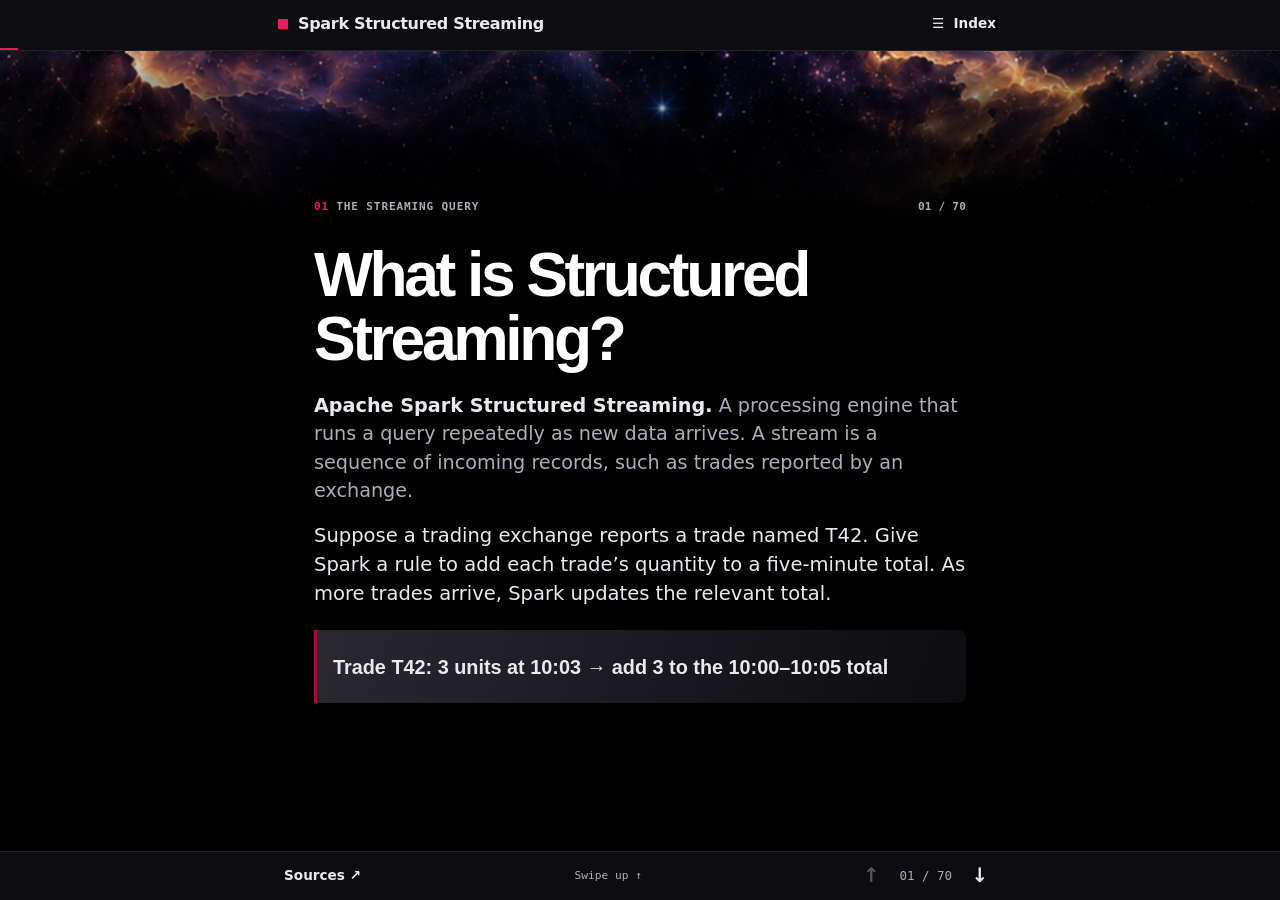
<file: mobile/spark-structured-streaming.html>
<!doctype html><html lang="en"><head><meta charset="utf-8"><meta name="viewport" content="width=device-width,initial-scale=1,viewport-fit=cover"><meta name="theme-color" content="#0d0c10"><title>Spark Structured Streaming</title><style>
:root {
  --black: #000000;
  --white: #ffffff;
  --magenta: #e81c5d;
  --magenta-deep: #a8093c;
  --grey-100: #ebe9ef;
  --grey-300: #b0abba;
  --grey-500: #77727f;
  --grey-700: #2a2730;
  --grey-900: #0d0c10;

  --text: var(--grey-100);
  --text-dim: var(--grey-300);
  --line: rgba(255, 255, 255, .09);
  --glass: rgba(255, 255, 255, .03);

  --font-display: "Sora", "Helvetica Neue", Arial, sans-serif;
  --font-body: "IBM Plex Sans", system-ui, -apple-system, "Segoe UI", sans-serif;
  --font-mono: "JetBrains Mono", ui-monospace, "SF Mono", Consolas, monospace;

  --content: 1080px;
  --avatar: 156px;

  /* Nebula overlays */
  --nebula-magenta: rgba(255, 43, 214, .10);
  --nebula-violet: rgba(110, 75, 160, 0.2);
  --nebula-plum: rgba(160, 60, 140, .08);
  --nebula-grey: rgba(120, 120, 140, .11);
  --nebula-shadow: rgba(50, 30, 70, .28);
}
:root{color-scheme:dark;--bg:var(--black);--panel:var(--grey-900);--ink:var(--text);--muted:var(--text-dim);--accent:var(--magenta);--mono:var(--font-mono);--head:var(--font-display);--neb:url("[data-uri]")}*{box-sizing:border-box}body{margin:0;background:var(--bg);color:var(--ink);font:16px/1.46 var(--font-body);display:grid;grid-template-rows:auto minmax(0,1fr) auto;height:100vh;height:100dvh}button,a,summary,input{touch-action:manipulation}button,summary{cursor:pointer}button{font:inherit;color:inherit;background:none;border:0;min-height:44px}button:disabled{opacity:.32;cursor:default}button:hover:not(:disabled),a:hover,summary:hover{color:var(--accent)}:focus-visible{outline:2px solid var(--accent);outline-offset:2px}
header,footer{background:var(--grey-900);z-index:1}header{padding-top:env(safe-area-inset-top);border-bottom:1px solid var(--line)}footer{padding-bottom:env(safe-area-inset-bottom);border-top:1px solid var(--line)}.bar{width:min(100%,760px);margin:auto;display:flex;align-items:center;justify-content:space-between;padding:2px 18px;gap:10px}.brand{display:flex;align-items:center;gap:10px;font-weight:650;letter-spacing:-.02em}.mark{width:10px;height:10px;background:var(--accent)}.bar button{font-size:.85rem;font-weight:550}.bar .arrow{font-size:1.25rem;min-width:44px}.tools{display:flex;gap:6px;align-items:center}.num,.lang,.eyeline,.hint,small{font-family:var(--mono)}.num{font-size:.78rem;color:var(--muted)}.track{height:2px;background:var(--panel)}#progress{height:100%;width:1.42857%;background:var(--accent);transition:width .22s}
main{overflow:auto;overscroll-behavior-y:contain;scroll-snap-type:y mandatory;scrollbar-width:thin;scrollbar-color:var(--grey-700) var(--bg)}.card{scroll-snap-align:start;scroll-snap-stop:always;min-height:100%;display:grid;align-items:center;position:relative;padding:clamp(22px,5vh,52px) max(20px,calc((100% - 652px)/2));background:radial-gradient(ellipse at 87% 5%,var(--nebula-shadow) 0,transparent 54%),var(--bg)}.card:nth-child(10n+1){background:linear-gradient(180deg,transparent,var(--black) 185px),var(--neb) center top / auto 185px no-repeat,var(--bg)}.inner{width:100%;position:relative}.eyeline,.lang{font-size:.69rem;font-weight:600;letter-spacing:.08em;text-transform:uppercase;color:var(--muted)}.eyeline{display:flex;align-items:center;gap:.65em}.eyeline b{color:var(--accent)}.eyeline span{margin-left:auto;letter-spacing:.02em}.card h2{font:650 clamp(2.05rem,5vw,3.9rem)/1.035 var(--head);letter-spacing:-.054em;text-wrap:balance;margin:.45em 0 .32em;color:var(--white)}.copy{font-size:clamp(1rem,2.1vw,1.22rem);line-height:1.5;max-width:57ch;margin:.3em 0 1.1em}.example,.lab{background:linear-gradient(110deg,var(--grey-700),var(--grey-900));border-left:3px solid var(--magenta-deep);padding:clamp(12px,2.5vh,25px) 16px;font:550 clamp(.99rem,2.1vw,1.24rem)/1.42 var(--head);border-radius:0 8px 8px 0}.example>div+div{margin-top:4px}.vocab{margin-top:clamp(17px,3.4vh,38px);border-top:1px solid var(--line);padding-top:12px}.lang i{color:var(--accent);font-style:normal}dl{margin:.48em 0 0}dl div{display:grid;grid-template-columns:minmax(0,1fr) minmax(0,1.24fr);gap:8px;padding:3px 0;font-size:clamp(.83rem,2vw,.97rem)}dd{margin:0;color:var(--muted)}.hint{font-size:.7rem;color:var(--muted)}.labline{display:flex;justify-content:space-between}.lab strong,.lab output{color:var(--grey-100)}.lab input{width:100%;margin:8px 0;height:28px;accent-color:var(--accent)}canvas{width:100%;height:64px;display:block}dialog{width:min(540px,95vw);max-height:82dvh;color:var(--ink);background:var(--grey-900);border:1px solid var(--line);border-radius:12px;padding:0}dialog::backdrop{background:#000b}.dialogHead{display:flex;align-items:center;justify-content:space-between;padding:10px 18px;background:var(--grey-900);position:sticky;top:0;border-bottom:1px solid var(--line)}.dialogHead h2{margin:0;font-size:1.25rem}.content{padding:4px 18px 20px}.content h3{font-size:.87rem;color:var(--grey-100);margin:18px 0 5px}.content a{display:flex;align-items:center;gap:12px;color:var(--ink);text-decoration:none;border-bottom:1px solid var(--line);min-height:44px;font-size:.9rem}.content small{color:var(--muted)}.content p{font-size:.85rem;color:var(--muted)}.sr{position:absolute;width:1px;height:1px;overflow:hidden;clip-path:inset(50%)}@keyframes rise{from{transform:translateY(7px);opacity:.72}to{transform:none;opacity:1}}@media(prefers-reduced-motion:no-preference){.active .inner{animation:rise .3s ease-out}}@media(prefers-reduced-motion:reduce){*{transition:none!important}}@media(max-height:670px){.card{padding-top:18px;padding-bottom:18px}.card h2{font-size:clamp(1.8rem,5vw,2.8rem)}.copy{line-height:1.4}.vocab{margin-top:14px}.example,.lab{padding:10px 14px}}@media(max-height:520px){main{scroll-snap-type:y proximity}}
.routes,.quote,.candle{background:var(--panel);border:1px solid var(--line);border-radius:9px;padding:14px}.route{display:flex;align-items:center;gap:9px;font-size:.92rem}.route+.route{margin-top:14px}.route>b{min-width:5em}.route>b:last-child{text-align:right}.route span{flex:1;text-align:center;font: .7rem var(--mono);color:var(--text-dim)}.route i{display:block;border-bottom:1px solid var(--accent);position:relative;margin-top:5px}.route i:after{content:'';position:absolute;right:0;bottom:-3px;border-top:3px solid transparent;border-bottom:3px solid transparent;border-left:5px solid var(--accent)}.quote{display:grid;grid-template-columns:1fr 1fr;gap:8px}.quote small,.candle small{font: .7rem var(--mono);letter-spacing:.06em;color:var(--muted)}.quote strong{display:block;font-size:1.7rem}.quote p{grid-column:span 2;border-top:1px solid var(--line);padding-top:8px;margin:0}.quote p b{float:right;color:var(--grey-100)}.candle{display:flex;align-items:center;gap:25px}.wick{height:70px;width:3px;background:var(--grey-100);margin:0 12px;position:relative}.wick i{position:absolute;top:33%;height:34%;width:20px;left:-9px;background:var(--magenta-deep);border:1px solid var(--grey-100)}.candle small{display:block;margin-bottom:5px}.definition{margin:.65em 0 .8em;font-size:clamp(1rem,2.1vw,1.2rem);line-height:1.48;color:var(--text-dim)}.definition strong{color:var(--text)}code{font:500 .86rem/1.55 var(--mono);white-space:pre-wrap;overflow-wrap:anywhere}.card,.inner,dl div>*{min-width:0}.inner{overflow-wrap:anywhere}.brand{min-width:0}.lab strong{font-size:1.4rem}summary{min-height:36px}.card{grid-template-columns:minmax(0,1fr)}@media(max-width:380px){.bar{padding-inline:10px}.eyeline{font-size:.59rem}.brand{font-size:.92rem}} </style><link rel="icon" type="image/x-icon" href="https://lmwxqzustlrpfmbhvjbx.supabase.co/storage/v1/object/public/portfolio/img/favicon.ico"></head><body><header><div class="bar"><div class="brand"><span class="mark"></span>Spark Structured Streaming</div><button id="indexBtn">☰ &nbsp;Index</button></div><div class="track"><div id="progress"></div></div></header><h1 class="sr">Spark Structured Streaming</h1><main id="feed" tabindex="0" aria-label="Scrollable lessons"><article id="s1" class="card" aria-labelledby="t1"><div class="inner"><div class="eyeline"><b>01</b> The streaming query<span>01 / 70</span></div><h2 id="t1">What is Structured Streaming?</h2><p class="definition"><strong>Apache Spark Structured Streaming.</strong> A processing engine that runs a query repeatedly as new data arrives. A stream is a sequence of incoming records, such as trades reported by an exchange.</p><p class="copy">Suppose a trading exchange reports a trade named T42. Give Spark a rule to add each trade’s quantity to a five-minute total. As more trades arrive, Spark updates the relevant total.</p><div class="example">Trade T42: 3 units at 10:03 → add 3 to the 10:00–10:05 total</div></div></article><article id="s2" class="card" aria-labelledby="t2"><div class="inner"><div class="eyeline"><b>01</b> The streaming query<span>02 / 70</span></div><h2 id="t2">What is a streaming DataFrame?</h2><p class="definition"><strong>DataFrame.</strong> A table-like collection of rows with named columns. A streaming DataFrame represents rows that can continue arriving after a query starts.</p><p class="copy">Define columns for trade ID, execution time, symbol and quantity. A DataFrame expression can group those rows by symbol. Spark applies the expression as input arrives.</p><div class="example">T42 and T43 are rows. Quantity is a column. Total quantity is a result.</div></div></article><article id="s3" class="card" aria-labelledby="t3"><div class="inner"><div class="eyeline"><b>01</b> The streaming query<span>03 / 70</span></div><h2 id="t3">How does Spark process incoming rows?</h2><p class="definition"><strong>Micro-batch.</strong> A bounded slice of incoming data that Spark processes as one unit. Spark assigns each slice a batch ID within the query’s checkpoint history.</p><p class="copy">Spark can process several trades together. If T42 and T43 arrive in time for the same batch, one execution of the query handles both.</p><div class="example">Batch 12 reads T42 and T43. Batch 13 picks up the next available trades.</div></div></article><article id="s4" class="card" aria-labelledby="t4"><div class="inner"><div class="eyeline"><b>01</b> The streaming query<span>04 / 70</span></div><h2 id="t4">Who runs a micro-batch?</h2><p class="definition"><strong>Driver, executors and tasks.</strong> The driver coordinates a Spark application. Executors are the processes that perform the work. A task is one unit of work an executor runs.</p><p class="copy">The driver schedules tasks for a batch. Executors can parse different portions of the input at the same time. The batch must wait for its required tasks to finish.</p><div class="example">One task parses T42; another parses T43.</div></div></article><article id="s5" class="card" aria-labelledby="t5"><div class="inner"><div class="eyeline"><b>01</b> The streaming query<span>05 / 70</span></div><h2 id="t5">What is incremental here?</h2><p class="definition"><strong>State.</strong> Information the query remembers between inputs. A stateless operation handles each row independently. A stateful operation also uses previously retained information.</p><p class="copy">A row filter can evaluate each new row independently. A running count must remember earlier contributions. Identical DataFrame syntax can hide very different state and resource requirements.</p><div class="example">price &gt; 0 → local decision; count by symbol → prior state</div></div></article><article id="s6" class="card" aria-labelledby="t6"><div class="inner"><div class="eyeline"><b>01</b> The streaming query<span>06 / 70</span></div><h2 id="t6">Source, plan and sink</h2><p class="definition"><strong>Source and sink.</strong> A source supplies input rows. A sink receives query results. A query plan describes the operations Spark performs between them.</p><p class="copy">Trace a single trade across those three pieces. Check what Spark read, what the rule calculated, and what the destination actually stored.</p><div class="example">Source: incoming trades → plan: sum quantities → sink: table of totals</div></div></article><article id="s7" class="card" aria-labelledby="t7"><div class="inner"><div class="eyeline"><b>01</b> The streaming query<span>07 / 70</span></div><h2 id="t7">What starts a query?</h2><p class="definition"><strong>Streaming query.</strong> A running computation that reads new input, applies a transformation and sends results to a sink.</p><p class="copy">A streaming DataFrame describes the computation. Configure its writer and call start to launch it. Use the returned query object to inspect progress or stop the run.</p><div class="example"><code>query = writer.start()</code></div></div></article><article id="s8" class="card" aria-labelledby="t8"><div class="inner"><div class="eyeline"><b>01</b> The streaming query<span>08 / 70</span></div><h2 id="t8">Processing-time triggers</h2><p class="definition"><strong>Trigger.</strong> A rule that tells Spark when to start processing available input. Processing time is measured by the execution clock.</p><p class="copy">A processing-time trigger requests a cadence for micro-batches. If a batch takes longer than the interval, the next one cannot finish on the original schedule.</p><div class="example">10 s requested, 17 s processing → the query falls behind its cadence</div></div></article><article id="s9" class="card" aria-labelledby="t9"><div class="inner"><div class="eyeline"><b>01</b> The streaming query<span>09 / 70</span></div><h2 id="t9">Process available data and stop</h2><p class="definition"><strong>AvailableNow.</strong> A trigger that processes the data available at the start of a run and then stops. A checkpoint saves durable recovery information between runs.</p><p class="copy">AvailableNow is useful for scheduled incremental processing on supported sources. It processes the input available for that run, potentially in several batches, then terminates.</p><div class="example">Run nightly from the same checkpoint to process the next available data</div></div></article><article id="s10" class="card" aria-labelledby="t10"><div class="inner"><div class="eyeline"><b>01</b> The streaming query<span>10 / 70</span></div><h2 id="t10">Which mode is this guide using?</h2><p class="definition"><strong>Execution mode.</strong> The strategy Spark uses to process incoming data. In micro-batch mode, foreachBatch can run a user-defined function on each batch of output rows.</p><p class="copy">Use micro-batch mode for the Kafka-to-Delta example. Other execution modes have different operator and sink support. Check the guide matching your installed Spark distribution before adopting a low-latency mode.</p><details class="example"><summary>Reveal the takeaway</summary><p>This deck’s foreachBatch examples assume micro-batch execution.</p></details></div></article><article id="s11" class="card" aria-labelledby="t11"><div class="inner"><div class="eyeline"><b>02</b> Read and validate<span>11 / 70</span></div><h2 id="t11">Connect to a Kafka topic</h2><p class="definition"><strong>Kafka connector.</strong> The integration that lets Spark read from or write to Kafka. A Kafka topic is a named stream of records. A subscription selects which topics to read.</p><p class="copy">Set the Kafka source, bootstrap addresses and a subscription. Use the connector artifact compatible with your Spark and Scala build. The example assumes a configured session named spark.</p><div class="example"><code>raw = (spark.readStream.format(&quot;kafka&quot;).option(&quot;kafka.bootstrap.servers&quot;, brokers).option(&quot;subscribe&quot;, &quot;trades.raw&quot;).load())</code></div></div></article><article id="s12" class="card" aria-labelledby="t12"><div class="inner"><div class="eyeline"><b>02</b> Read and validate<span>12 / 70</span></div><h2 id="t12">Read the envelope first</h2><p class="definition"><strong>Kafka record coordinates.</strong> A partition is one ordered part of a Kafka topic. An offset identifies a position in that partition. Together with the topic, they locate a stored record.</p><p class="copy">Kafka source rows expose key and value as binary fields plus topic, partition, offset and timestamp. Keep these coordinates when extracting the business payload.</p><div class="example">T42 at trades.raw partition 2 offset 105 → recover its exact input row</div></div></article><article id="s13" class="card" aria-labelledby="t13"><div class="inner"><div class="eyeline"><b>02</b> Read and validate<span>13 / 70</span></div><h2 id="t13">Decode using a contract</h2><p class="definition"><strong>Schema.</strong> A description of field names, types and structure. A decoder interprets stored bytes so Spark can extract those fields.</p><p class="copy">For JSON encoded as UTF-8, cast the value to string and parse it with an explicit schema. Avro and other binary encodings need their corresponding decoder.</p><div class="example"><code>from pyspark.sql import functions as F
parsed = raw.withColumn(&quot;trade&quot;, F.from_json(F.col(&quot;value&quot;).cast(&quot;string&quot;), schema))</code></div></div></article><article id="s14" class="card" aria-labelledby="t14"><div class="inner"><div class="eyeline"><b>02</b> Read and validate<span>14 / 70</span></div><h2 id="t14">Do malformed events disappear?</h2><p class="definition"><strong>Malformed record.</strong> A record whose contents cannot be interpreted under the expected format. A Kafka tombstone is a keyed record with an intentionally null value.</p><p class="copy">Parsing can yield null fields. Separate malformed payloads, missing mandatory fields and genuine Kafka tombstones before aggregating. Save raw bytes and failure context for investigation.</p><div class="example">Non-null bytes + missing trade ID → quarantine with source offset</div></div></article><article id="s15" class="card" aria-labelledby="t15"><div class="inner"><div class="eyeline"><b>02</b> Read and validate<span>15 / 70</span></div><h2 id="t15">Which timestamp drives the metric?</h2><p class="definition"><strong>Event time.</strong> When the business event happened. Ingestion time is when a receiving system took it in. Processing time is when the query worked on it.</p><p class="copy">An exchange records execution at 10:03. Kafka receives it at 10:05. Spark reads it at 10:06. For a trading-volume chart, assign the event to its execution-time window.</p><div class="example">10:03 belongs to [10:00, 10:05) even when processed later</div></div></article><article id="s16" class="card" aria-labelledby="t16"><div class="inner"><div class="eyeline"><b>02</b> Read and validate<span>16 / 70</span></div><h2 id="t16">Normalize time units</h2><p class="definition"><strong>Epoch timestamp.</strong> A count of time units since a defined reference instant, commonly midnight UTC on 1 January 1970. The unit is part of its meaning.</p><p class="copy">A numeric timestamp needs a declared unit. Parsing microseconds as milliseconds can create invalid dates or extreme future times. Check plausible bounds before computing watermarks.</p><div class="example">A thousandfold unit mismatch can push the watermark far ahead</div></div></article><article id="s17" class="card" aria-labelledby="t17"><div class="inner"><div class="eyeline"><b>02</b> Read and validate<span>17 / 70</span></div><h2 id="t17">Preserve price precision</h2><p class="definition"><strong>Decimal precision and scale.</strong> Precision is the maximum total number of digits in a decimal value. Scale is the number of digits to the right of the decimal point.</p><p class="copy">Choose types that can hold the largest expected price, quantity and product. A volume-weighted average price uses the sum of price times quantity divided by total quantity.</p><div class="example">Quote value = trade price × base quantity</div></div></article><article id="s18" class="card" aria-labelledby="t18"><div class="inner"><div class="eyeline"><b>02</b> Read and validate<span>18 / 70</span></div><h2 id="t18">Choose initial Kafka offsets</h2><p class="definition"><strong>Starting offset.</strong> The position where a new Kafka reader begins within a partition. A resumed Spark query uses its saved source progress.</p><p class="copy">startingOffsets controls a fresh query. A resumed query reads its checkpoints. Use a separate checkpoint for a deliberate replay and ensure the required offsets still exist.</p><div class="example"><code>.option(&quot;startingOffsets&quot;, &quot;earliest&quot;)</code></div></div></article><article id="s19" class="card" aria-labelledby="t19"><div class="inner"><div class="eyeline"><b>02</b> Read and validate<span>19 / 70</span></div><h2 id="t19">Can files be a streaming source?</h2><p class="definition"><strong>File source.</strong> A streaming input that discovers newly available files. Atomic publication makes a complete file visible in one step.</p><p class="copy">A file source discovers files over time. Publish complete files atomically where supported and use stable names. Mutating an already-processed file is an unreliable correction mechanism.</p><div class="example">Publish trades-001.parquet once; deliver corrections as new input</div></div></article><article id="s20" class="card" aria-labelledby="t20"><div class="inner"><div class="eyeline"><b>02</b> Read and validate<span>20 / 70</span></div><h2 id="t20">Archive the evidence</h2><p class="definition"><strong>Bronze and Silver.</strong> Bronze is a raw storage layer that preserves what arrived. Silver is a derived layer where the pipeline validates and normalizes those records.</p><p class="copy">Keep original bytes and source coordinates in Bronze. If a parser used the wrong quantity type, Silver can be rebuilt from the retained inputs even after Kafka removes them.</p><details class="example"><summary>Reveal the takeaway</summary><p>Keep raw bytes, source coordinates and ingest time alongside parsed columns.</p></details></div></article><article id="s21" class="card" aria-labelledby="t21"><div class="inner"><div class="eyeline"><b>03</b> Time and state<span>21 / 70</span></div><h2 id="t21">A five-minute tumbling window</h2><p class="definition"><strong>Tumbling window.</strong> A fixed interval that groups events by timestamp. Consecutive intervals meet at their boundaries and do not overlap.</p><p class="copy">Each event belongs to one non-overlapping interval. Spark windows use a half-open boundary. A trade executed exactly at the end starts the next window.</p><div class="example">10:04:59 → [10:00,10:05); 10:05:00 → [10:05,10:10)</div></div></article><article id="s22" class="card" aria-labelledby="t22"><div class="inner"><div class="eyeline"><b>03</b> Time and state<span>22 / 70</span></div><h2 id="t22">A sliding window overlaps</h2><p class="definition"><strong>Sliding window.</strong> A fixed-length interval that starts repeatedly at a chosen step. When the step is shorter than the length, one event can belong to several windows.</p><p class="copy">With ten-minute windows starting every five minutes, the same trade contributes to two windows. Summing overlapping window totals double-counts their shared events.</p><div class="example">10:07 belongs to [10:00,10:10) and [10:05,10:15)</div></div></article><article id="s23" class="card" aria-labelledby="t23"><div class="inner"><div class="eyeline"><b>03</b> Time and state<span>23 / 70</span></div><h2 id="t23">A session window follows activity</h2><p class="definition"><strong>Session window.</strong> A group of events for one key separated by no more than a configured inactivity gap. The group grows as qualifying activity arrives.</p><p class="copy">A session groups nearby activity for the same key. A gap can end the current session. A late event may bridge intervals that previously appeared separate.</p><div class="example">Gap 5 min: events at 10:00 and 10:03 can belong together</div></div></article><article id="s24" class="card" aria-labelledby="t24"><div class="inner"><div class="eyeline"><b>03</b> Time and state<span>24 / 70</span></div><h2 id="t24">What does the watermark track?</h2><p class="definition"><strong>Watermark.</strong> An event-time progress threshold Spark uses to decide when certain state can be finalized or removed. The delay threshold allows for out-of-order arrivals.</p><p class="copy">For one input, Spark derives a watermark from observed event-time progress and a delay threshold. It can lag the simple subtraction across triggers. It does not advance merely because the wall clock ticks.</p><div class="example">Max observed 10:20 − delay 10 min → candidate 10:10</div></div></article><article id="s25" class="card" aria-labelledby="t25"><div class="inner"><div class="eyeline"><b>03</b> Time and state<span>25 / 70</span></div><h2 id="t25">Explore the lateness allowance</h2><p class="definition"><strong>Lateness allowance.</strong> The duration subtracted from observed event-time progress when calculating a candidate watermark for one input.</p><p class="copy">Fix the maximum observed event time at 10:30. Move the allowed delay to see the candidate watermark. Allowing more lateness can keep more state and delay final output.</p><div class="lab"><div class="labline"><label for="sim">Allowed delay</label><output id="setting" for="sim">10 min</output></div><input id="sim" type="range" min="0" max="30" value="10"><div>Max event time 10:30 · Candidate watermark</div><strong id="result" aria-live="polite"></strong></div></div></article><article id="s26" class="card" aria-labelledby="t26"><div class="inner"><div class="eyeline"><b>03</b> Time and state<span>26 / 70</span></div><h2 id="t26">How late is too late?</h2><p class="definition"><strong>Late data.</strong> A record whose event time trails the progress already observed by the query. State eviction means discarding information for an older group or window.</p><p class="copy">For supported event-time aggregations, the delay gives a one-sided guarantee. Data less late than the threshold is protected under the documented conditions. Older data may still be processed or may be dropped.</p><div class="example">Never model the threshold as a promise that every older row is dropped</div></div></article><article id="s27" class="card" aria-labelledby="t27"><div class="inner"><div class="eyeline"><b>03</b> Time and state<span>27 / 70</span></div><h2 id="t27">Apply the watermark to the right column</h2><p class="definition"><strong>Event-time column.</strong> The timestamp field used to assign each row to a window. Watermark metadata associates the allowed delay with that field.</p><p class="copy">Define it before the aggregation, on the same event-time column used for windowing. The aggregation and output mode must allow state cleanup.</p><div class="example"><code>timed = trades.withWatermark(&quot;event_ts&quot;, &quot;10 minutes&quot;)</code></div></div></article><article id="s28" class="card" aria-labelledby="t28"><div class="inner"><div class="eyeline"><b>03</b> Time and state<span>28 / 70</span></div><h2 id="t28">How many keys stay in memory?</h2><p class="definition"><strong>Cardinality.</strong> The number of distinct keys or groups. Every active combination of grouping key and time window can require a separate state entry.</p><p class="copy">State grows with active key-window combinations. A million symbols or sessions can require far more state than a small fixed key set, even with the same input row rate.</p><div class="example">1,000 symbols × 6 open windows → up to 6,000 aggregate keys</div></div></article><article id="s29" class="card" aria-labelledby="t29"><div class="inner"><div class="eyeline"><b>03</b> Time and state<span>29 / 70</span></div><h2 id="t29">What if one stream goes quiet?</h2><p class="definition"><strong>Global watermark.</strong> The event-time threshold a multi-input query uses to coordinate state handling across its input streams.</p><p class="copy">For multi-input stateful queries, the default global watermark policy follows the slowest input watermark. A faster policy can advance sooner and drop records from a slower stream.</p><div class="example">Trades advance; confirmations pause → final output may wait</div></div></article><article id="s30" class="card" aria-labelledby="t30"><div class="inner"><div class="eyeline"><b>03</b> Time and state<span>30 / 70</span></div><h2 id="t30">Where does state live?</h2><p class="definition"><strong>State store.</strong> Spark’s component for reading, updating and recovering intermediate state. A provider implements how those entries are stored.</p><p class="copy">Spark’s state store maintains intermediate keyed data across micro-batches and persists recovery information through the checkpoint. A state-store provider such as RocksDB can change memory and disk behavior.</p><details class="example"><summary>Reveal the takeaway</summary><p>Inspect state metrics before choosing a provider or shortening the lateness window.</p></details></div></article><article id="s31" class="card" aria-labelledby="t31"><div class="inner"><div class="eyeline"><b>04</b> Aggregates and joins<span>31 / 70</span></div><h2 id="t31">Build volume by symbol</h2><p class="definition"><strong>Windowed aggregation.</strong> A calculation over records sharing a grouping key and time interval. Trade volume is the sum of executed quantities in the group.</p><p class="copy">Group by the time window and symbol, then sum validated trade quantities. Spark maintains one running total per active key-window pair.</p><div class="example"><code>volume = timed.groupBy(F.window(&quot;event_ts&quot;,&quot;5 minutes&quot;), &quot;symbol&quot;).agg(F.sum(&quot;qty&quot;).alias(&quot;volume&quot;))</code></div></div></article><article id="s32" class="card" aria-labelledby="t32"><div class="inner"><div class="eyeline"><b>04</b> Aggregates and joins<span>32 / 70</span></div><h2 id="t32">Calculate VWAP correctly</h2><p class="definition"><strong>Volume-weighted average price (VWAP).</strong> The average execution price weighted by the number of units traded. A three-unit trade contributes three times the weight of a one-unit trade.</p><p class="copy">Accumulate traded value and quantity separately. Divide only after summing. An unweighted average gives a tiny trade the same influence as a large one.</p><div class="example">1 unit at 100 and 3 at 104 → (100 + 312) ÷ 4 = 103</div></div></article><article id="s33" class="card" aria-labelledby="t33"><div class="inner"><div class="eyeline"><b>04</b> Aggregates and joins<span>33 / 70</span></div><h2 id="t33">Which trade opened the window?</h2><p class="definition"><strong>Tie-breaker.</strong> An extra ordering field used when two events have the same timestamp. A shuffle moves records between tasks and can change their arrival order.</p><p class="copy">Arrival order can differ from execution order. To derive open and close, select by a deterministic business ordering, including a tie-breaker. Plain first and last after a shuffle can be unstable.</p><div class="example">Sort criterion: (event time, exchange sequence) for each symbol/window</div></div></article><article id="s34" class="card" aria-labelledby="t34"><div class="inner"><div class="eyeline"><b>04</b> Aggregates and joins<span>34 / 70</span></div><h2 id="t34">Append mode</h2><p class="definition"><strong>Append output mode.</strong> A policy that emits newly added result rows once Spark can publish them as final for the supported query.</p><p class="copy">Append publishes rows the query considers final. For a supported watermarked window aggregation, output waits until the watermark passes the window end. An unaggregated input row may be appendable immediately.</p><div class="example">Window ends 10:05; final row arrives after sufficient event-time progress</div></div></article><article id="s35" class="card" aria-labelledby="t35"><div class="inner"><div class="eyeline"><b>04</b> Aggregates and joins<span>35 / 70</span></div><h2 id="t35">Update mode</h2><p class="definition"><strong>Update output mode.</strong> A policy that emits result rows changed during a trigger. An upsert inserts a missing key or updates its existing row.</p><p class="copy">Update mode emits result rows changed since the previous trigger. The downstream system must understand repeated updates to the same key. Supported combinations depend on the query and sink.</p><div class="example">Volume 4.0 then 4.7 → replace the same window total</div></div></article><article id="s36" class="card" aria-labelledby="t36"><div class="inner"><div class="eyeline"><b>04</b> Aggregates and joins<span>36 / 70</span></div><h2 id="t36">Complete mode</h2><p class="definition"><strong>Complete output mode.</strong> A policy that publishes every row of the current result table each time the query produces output.</p><p class="copy">Complete mode outputs the entire result table on each trigger for supported aggregations. The cost grows with the table, and old aggregate state is retained for full reporting.</p><div class="example">100,000 groups → a new full result even when few groups changed</div></div></article><article id="s37" class="card" aria-labelledby="t37"><div class="inner"><div class="eyeline"><b>04</b> Aggregates and joins<span>37 / 70</span></div><h2 id="t37">Enrich with a reference table</h2><p class="definition"><strong>Stream-static join.</strong> A match between incoming rows and a reference dataset read as a batch table, using a shared key such as symbol.</p><p class="copy">A supported stream-static join can attach a symbol’s quote currency or venue. Decide which reference version belongs to each trade if historical classifications change.</p><div class="example">T42 + symbol reference → BTCUSDT, quote currency USDT</div></div></article><article id="s38" class="card" aria-labelledby="t38"><div class="inner"><div class="eyeline"><b>04</b> Aggregates and joins<span>38 / 70</span></div><h2 id="t38">Match two live streams</h2><p class="definition"><strong>Stream-stream join.</strong> A match between rows arriving on two streams. Each side may need to remember records while waiting for a counterpart.</p><p class="copy">To match trades to confirmations, join on a business key and define a meaningful time range. Watermarks and a suitable time predicate allow Spark to retire state that can no longer match.</p><div class="example">Same trade ID; confirmation time between execution and execution + 15 min</div></div></article><article id="s39" class="card" aria-labelledby="t39"><div class="inner"><div class="eyeline"><b>04</b> Aggregates and joins<span>39 / 70</span></div><h2 id="t39">Why did the unmatched row arrive late?</h2><p class="definition"><strong>Outer join.</strong> A join that can preserve a row even when it has no match, filling the missing side with null values.</p><p class="copy">A supported outer stream-stream join must wait until watermark progress and its time condition make a future match impossible under the policy. Idle input can delay null-extended results.</p><div class="example">No confirmation yet → wait → publish unmatched trade when eligible</div></div></article><article id="s40" class="card" aria-labelledby="t40"><div class="inner"><div class="eyeline"><b>04</b> Aggregates and joins<span>40 / 70</span></div><h2 id="t40">Which duplicates can you drop?</h2><p class="definition"><strong>Deduplication.</strong> Recognizing repeated copies of the same logical event and keeping one. A corrected version is a new business fact when the source defines it that way.</p><p class="copy">On supported Spark versions, dropDuplicatesWithinWatermark can deduplicate by business ID while using an event-time watermark. Set the delay for the expected timestamp spread of duplicates. A legitimate correction needs its own version identity.</p><details class="example"><summary>Reveal the takeaway</summary><p>T42 version 1 twice is a retry. T42 version 2 can be a correction.</p></details></div></article><article id="s41" class="card" aria-labelledby="t41"><div class="inner"><div class="eyeline"><b>05</b> Delivery and recovery<span>41 / 70</span></div><h2 id="t41">What’s inside a checkpoint?</h2><p class="definition"><strong>Checkpoint location.</strong> A durable directory where Spark records information needed to resume one streaming query, including progress and any recoverable operator state.</p><p class="copy">A query checkpoint records recovery information such as source progress, commit information and state for stateful operators. Use durable storage and a dedicated location per query.</p><div class="example">Silver trades and Gold volume each own a checkpoint directory</div></div></article><article id="s42" class="card" aria-labelledby="t42"><div class="inner"><div class="eyeline"><b>05</b> Delivery and recovery<span>42 / 70</span></div><h2 id="t42">Who owns Kafka progress?</h2><p class="definition"><strong>Source progress.</strong> A record of how far a query has read in each input. For Kafka, a batch covers a range beginning at its start offset and ending before its end offset.</p><p class="copy">The Spark Kafka source recovers progress from the query checkpoint. Looking only at Kafka consumer-group commits can misrepresent what this query processed.</p><div class="example">Spark progress for partition 2 ends at 106 → compare to the source’s available end</div></div></article><article id="s43" class="card" aria-labelledby="t43"><div class="inner"><div class="eyeline"><b>05</b> Delivery and recovery<span>43 / 70</span></div><h2 id="t43">When does a batch repeat?</h2><p class="definition"><strong>Side effect.</strong> A change outside Spark’s internal computation, such as writing to a database. Retrying a batch can repeat that change.</p><p class="copy">A failure after an external write and before Spark records completion can cause the same input batch to execute again. Repeated processing must yield the intended sink state.</p><div class="example">Batch 12 writes T42 → crash → batch 12 runs again</div></div></article><article id="s44" class="card" aria-labelledby="t44"><div class="inner"><div class="eyeline"><b>05</b> Delivery and recovery<span>44 / 70</span></div><h2 id="t44">What exactly is exactly once?</h2><p class="definition"><strong>Exactly-once result.</strong> A result equivalent to applying each intended input once, including after recovery. A replay-safe sink can accept repeated work without duplicating its effect.</p><p class="copy">A recoverable source and checkpoint support deterministic replay. End-to-end guarantees also require the sink to handle repeats correctly. Spark’s Kafka sink, for example, documents at-least-once writes.</p><div class="example">Exactly one business result requires reasoning about both ends</div></div></article><article id="s45" class="card" aria-labelledby="t45"><div class="inner"><div class="eyeline"><b>05</b> Delivery and recovery<span>45 / 70</span></div><h2 id="t45">Use foreachBatch deliberately</h2><p class="definition"><strong>Batch callback.</strong> A function Spark invokes with the output rows of a micro-batch and that batch’s ID. In PySpark, foreachBatch registers this function.</p><p class="copy">The callback receives a batch DataFrame and batch ID. It can call batch-only writers or MERGE logic. The callback may be invoked again for the same batch after a failure.</p><div class="example"><code>writer = trades.writeStream.foreachBatch(write_batch).option(&quot;checkpointLocation&quot;, checkpoint)</code></div></div></article><article id="s46" class="card" aria-labelledby="t46"><div class="inner"><div class="eyeline"><b>05</b> Delivery and recovery<span>46 / 70</span></div><h2 id="t46">Can a batch ledger prevent repeats?</h2><p class="definition"><strong>Batch ledger.</strong> A durable record of which batches a destination has successfully applied. Atomicity means data changes and their success record take effect together.</p><p class="copy">An external ledger helps only if marking success and applying the data are atomic or the writes are independently idempotent. Scope the batch ID by query lineage because a fresh checkpoint can restart numbering.</p><div class="example">Write data + commit ledger in one transaction where supported</div></div></article><article id="s47" class="card" aria-labelledby="t47"><div class="inner"><div class="eyeline"><b>05</b> Delivery and recovery<span>47 / 70</span></div><h2 id="t47">Can the checkpoint survive a code change?</h2><p class="definition"><strong>State schema.</strong> The types and structure of the values a stateful operator saves. A restarted operator must be able to interpret its saved state.</p><p class="copy">Changing filters can differ from changing state keys or state schemas. Check the documented compatibility rules for the specific operator and runtime before restarting from an existing checkpoint.</p><div class="example">New grouping key → plan a versioned query and rebuild if required</div></div></article><article id="s48" class="card" aria-labelledby="t48"><div class="inner"><div class="eyeline"><b>05</b> Delivery and recovery<span>48 / 70</span></div><h2 id="t48">What if Kafka expired the offsets?</h2><p class="definition"><strong>Retention gap.</strong> A range of input the query still needs but its source has already removed. The earliest retained offset marks the oldest readable position.</p><p class="copy">If the checkpoint needs data Kafka has discarded, replay from that source is incomplete. Identify the missing interval and recover it from an archive if available. Suppressing a data-loss error cannot reconstruct the rows.</p><div class="example">Checkpoint expects 105; earliest retained 160 → investigate [105,160)</div></div></article><article id="s49" class="card" aria-labelledby="t49"><div class="inner"><div class="eyeline"><b>05</b> Delivery and recovery<span>49 / 70</span></div><h2 id="t49">Why isolate a backfill?</h2><p class="definition"><strong>Backfill.</strong> Reprocessing earlier data to create or repair results. A staging target holds those results separately while they are checked.</p><p class="copy">A separate checkpoint and staging target let you compare historical results without racing the live writer. Define the handoff offsets and business-time coverage before promoting results.</p><div class="example">Replay through a known input boundary → reconcile → switch consumers</div></div></article><article id="s50" class="card" aria-labelledby="t50"><div class="inner"><div class="eyeline"><b>05</b> Delivery and recovery<span>50 / 70</span></div><h2 id="t50">Test the failure boundary</h2><p class="definition"><strong>Fault injection.</strong> Deliberately causing a failure in a test run to observe recovery. An idempotent write produces the same intended outcome when repeated.</p><p class="copy">Inject a test failure after writing a synthetic batch, then restart from its checkpoint. Compare business keys and totals against a clean run through the same offsets.</p><details class="example"><summary>Reveal the takeaway</summary><p>A successful retry restores the intended result and leaves no duplicated trade value.</p></details></div></article><article id="s51" class="card" aria-labelledby="t51"><div class="inner"><div class="eyeline"><b>06</b> Delta changes to Silver<span>51 / 70</span></div><h2 id="t51">What does a Delta commit describe?</h2><p class="definition"><strong>Delta Lake.</strong> A table storage system that records changes in a transaction log. A successful transaction creates a new table version.</p><p class="copy">Delta Lake commits describe table versions. A table version is a storage-level ordering boundary. Multiple business records in a commit can share that version, so it may not uniquely order changes within a key.</p><div class="example">Trade sequence 11 and 12 may be written in one table commit</div></div></article><article id="s52" class="card" aria-labelledby="t52"><div class="inner"><div class="eyeline"><b>06</b> Delta changes to Silver<span>52 / 70</span></div><h2 id="t52">Why read a change feed?</h2><p class="definition"><strong>Change data feed (CDF).</strong> A Delta feature that exposes row-level inserts, updates and deletes so downstream queries can follow changes.</p><p class="copy">A change data feed exposes row-level change events for supported tables and versions. On Databricks, confirm the table’s CDF mode and retained history before selecting a starting version.</p><div class="example">An ordinary append stream and a change feed answer different questions</div></div></article><article id="s53" class="card" aria-labelledby="t53"><div class="inner"><div class="eyeline"><b>06</b> Delta changes to Silver<span>53 / 70</span></div><h2 id="t53">Read the Delta change rows</h2><p class="definition"><strong>Initial snapshot.</strong> The set of rows present in a table when a fresh feed begins. These baseline rows let a downstream reader build an initial state.</p><p class="copy">Read from the Delta source with readChangeFeed enabled. On a fresh stream without a starting version, the initial table snapshot is generally emitted as inserts before subsequent changes.</p><div class="example"><code>changes = spark.readStream.option(&quot;readChangeFeed&quot;, &quot;true&quot;).table(&quot;bronze.trades&quot;)</code></div></div></article><article id="s54" class="card" aria-labelledby="t54"><div class="inner"><div class="eyeline"><b>06</b> Delta changes to Silver<span>54 / 70</span></div><h2 id="t54">Preimage or postimage?</h2><p class="definition"><strong>Preimage and postimage.</strong> The preimage is a row’s value before an update. The postimage is its value after that same update.</p><p class="copy">A Delta update can emit the row before and after the update. A current-state Silver table usually consumes the postimage for the new value; the preimage is useful for audit or reversing old contributions.</p><div class="example">T42 qty 3 → 2: preimage 3, postimage 2</div></div></article><article id="s55" class="card" aria-labelledby="t55"><div class="inner"><div class="eyeline"><b>06</b> Delta changes to Silver<span>55 / 70</span></div><h2 id="t55">Physical delete or business flag?</h2><p class="definition"><strong>Physical delete and business delete.</strong> A physical delete removes a table row. A business delete can instead leave a row in place with a field indicating that the entity was deleted.</p><p class="copy">A physical Delta deletion appears as a delete change. A source application might instead write a row with op=D. These are separate signals. Explicitly map each to your Silver deletion contract.</p><div class="example">_change_type=delete OR accepted after-image with op=D → delete intent</div></div></article><article id="s56" class="card" aria-labelledby="t56"><div class="inner"><div class="eyeline"><b>06</b> Delta changes to Silver<span>56 / 70</span></div><h2 id="t56">Keep the metadata through Bronze</h2><p class="definition"><strong>Control column.</strong> A field that tells the downstream pipeline how to interpret or apply a record, such as an operation code or a source-assigned sequence number.</p><p class="copy">Retain operation, source sequence and business key through parsing and renaming. If the pipeline drops a delete indicator before MERGE, a removed trade can remain active in Silver.</p><div class="example">T42, source_seq 13, op D → preserve all three through staging</div></div></article><article id="s57" class="card" aria-labelledby="t57"><div class="inner"><div class="eyeline"><b>06</b> Delta changes to Silver<span>57 / 70</span></div><h2 id="t57">Resolve competing changes for a key</h2><p class="definition"><strong>Full after-image.</strong> A complete representation of a row after a change. A partial update supplies only changed fields and may depend on earlier updates.</p><p class="copy">A batch may contain several changes for one trade. For a current-state target and full after-images, choose the latest valid change using authoritative order. Partial updates may require applying every patch in order.</p><div class="example">Sequence 11: qty 2; sequence 12: qty 1 → current qty 1</div></div></article><article id="s58" class="card" aria-labelledby="t58"><div class="inner"><div class="eyeline"><b>06</b> Delta changes to Silver<span>58 / 70</span></div><h2 id="t58">Apply a replay-safe merge</h2><p class="definition"><strong>Merge.</strong> An operation that matches incoming records to target rows by key, then inserts, updates or deletes according to rules. A version guard checks which change is newer.</p><p class="copy">For current state, update only with a newer source version, insert a valid new key, and apply a delete only when the version allows it. Define what happens when a delete arrives first.</p><div class="example">Repeated T42 version 12 → a second merge should leave Silver identical</div></div></article><article id="s59" class="card" aria-labelledby="t59"><div class="inner"><div class="eyeline"><b>06</b> Delta changes to Silver<span>59 / 70</span></div><h2 id="t59">Prevent deleted keys from returning</h2><p class="definition"><strong>Deletion marker.</strong> A retained record that a key was deleted at a particular version. It helps distinguish an old replay from a genuinely new change.</p><p class="copy">Physically deleting a target row can erase the version you need to reject stale inserts. Keep a durable deletion marker or version ledger when out-of-order replay is possible.</p><div class="example">T42 deleted at 13 → replay insert at 11 → reject using stored version 13</div></div></article><article id="s60" class="card" aria-labelledby="t60"><div class="inner"><div class="eyeline"><b>06</b> Delta changes to Silver<span>60 / 70</span></div><h2 id="t60">Why is Gold still wrong?</h2><p class="definition"><strong>Gold and retraction.</strong> Gold holds business-facing results derived from Silver. A retraction reverses the contribution of an earlier input to a published result.</p><p class="copy">Updating Silver does not reverse a volume already emitted to Gold. Recompute affected windows from authoritative Silver or apply explicit signed corrections with deduplication.</p><details class="example"><summary>Reveal the takeaway</summary><p>T42 qty drops from 3 to 2 → a prior total of 10 becomes 9, assuming no other changes.</p></details></div></article><article id="s61" class="card" aria-labelledby="t61"><div class="inner"><div class="eyeline"><b>07</b> Production and practice<span>61 / 70</span></div><h2 id="t61">Read query progress</h2><p class="definition"><strong>Query progress report.</strong> A summary of one completed trigger, including input counts, timing and available state metrics.</p><p class="copy">Inspect lastProgress for input rows, source offsets, trigger durations and state metrics. Record the query and run identifiers when comparing restarts.</p><div class="example"><code>print(query.lastProgress)</code></div></div></article><article id="s62" class="card" aria-labelledby="t62"><div class="inner"><div class="eyeline"><b>07</b> Production and practice<span>62 / 70</span></div><h2 id="t62">Is the query catching up?</h2><p class="definition"><strong>Processing rate.</strong> How many records the query completes per unit of time. Backlog is input that has arrived but has yet to be processed.</p><p class="copy">Compare offset growth at the source with completed query progress over wall-clock time. Spark’s reported processing rate alone can look healthy even as a skewed partition falls behind.</p><div class="example">Incoming 2,000/s; sustained completed 1,500/s → backlog grows 500/s</div></div></article><article id="s63" class="card" aria-labelledby="t63"><div class="inner"><div class="eyeline"><b>07</b> Production and practice<span>63 / 70</span></div><h2 id="t63">Limit intake deliberately</h2><p class="definition"><strong>Intake limit.</strong> A bound on how much source input the query plans to process in a trigger. It controls batch size rather than guaranteeing an output rate.</p><p class="copy">maxOffsetsPerTrigger bounds how many Kafka offsets Spark plans per trigger, shared across topic partitions. Smaller batches can reduce peak pressure while increasing time to clear accumulated input.</p><div class="example"><code>.option(&quot;maxOffsetsPerTrigger&quot;, 50000)</code></div></div></article><article id="s64" class="card" aria-labelledby="t64"><div class="inner"><div class="eyeline"><b>07</b> Production and practice<span>64 / 70</span></div><h2 id="t64">Find the slow stage</h2><p class="definition"><strong>Stage.</strong> A set of tasks Spark can execute together as part of a job. The slowest part might also be outside a Spark stage, such as a destination write.</p><p class="copy">Separate time spent fetching offsets, executing tasks, committing state and writing the sink. An overloaded target can dominate trigger time while Spark executors appear underused.</p><div class="example">15 s trigger; 12 s in external writes → investigate sink latency first</div></div></article><article id="s65" class="card" aria-labelledby="t65"><div class="inner"><div class="eyeline"><b>07</b> Production and practice<span>65 / 70</span></div><h2 id="t65">Inspect skew after the shuffle</h2><p class="definition"><strong>Data skew.</strong> An uneven distribution of work across tasks. A shuffle redistributes rows, often to bring the same grouping keys together.</p><p class="copy">Many balanced Kafka partitions can still feed one oversized aggregate key. Inspect task duration and partition sizes after repartitioning. Partial aggregation can help decomposable measures.</p><div class="example">VWAP decomposes into sum(price × qty) and sum(qty)</div></div></article><article id="s66" class="card" aria-labelledby="t66"><div class="inner"><div class="eyeline"><b>07</b> Production and practice<span>66 / 70</span></div><h2 id="t66">Watch the cost of state</h2><p class="definition"><strong>State metrics.</strong> Measurements of the intermediate data the query keeps, such as the number of retained keys. An eviction policy governs when old entries can be discarded.</p><p class="copy">Track rows retained, rows updated and state-store metrics together with event-time progress. Growing state plus a flat watermark can indicate stalled input time or missing cleanup conditions.</p><div class="example">Late-time allowance, key count and join range all affect retained state</div></div></article><article id="s67" class="card" aria-labelledby="t67"><div class="inner"><div class="eyeline"><b>07</b> Production and practice<span>67 / 70</span></div><h2 id="t67">Reconcile at the same boundary</h2><p class="definition"><strong>Reconciliation boundary.</strong> The input range or table version two results must share for a meaningful comparison. A superseded version has been replaced by a newer one.</p><p class="copy">Compare Bronze, Silver and Gold through the same offset range or Delta version. Distinguish filtered records, duplicates and corrections from missing rows.</p><div class="example">6 raw rows − 1 retry − 1 superseded version = 4 current trades in this example</div></div></article><article id="s68" class="card" aria-labelledby="t68"><div class="inner"><div class="eyeline"><b>07</b> Production and practice<span>68 / 70</span></div><h2 id="t68">Practice with the rate source</h2><p class="definition"><strong>Rate source.</strong> A built-in Spark source that generates synthetic timestamped numbers at a configured rate. The console sink prints query output for inspection.</p><p class="copy">In a Spark session, start a synthetic source in micro-batch mode. The console prints rows with timestamp and value. Stop the query when you finish observing the batches.</p><div class="example"><code>q = (spark.readStream.format(&quot;rate&quot;).option(&quot;rowsPerSecond&quot;, 2).load().writeStream.format(&quot;console&quot;).start())</code></div></div></article><article id="s69" class="card" aria-labelledby="t69"><div class="inner"><div class="eyeline"><b>07</b> Production and practice<span>69 / 70</span></div><h2 id="t69">Predict the window output</h2><p class="definition"><strong>Expected result.</strong> A value calculated independently from known input. It gives a streaming test a concrete outcome to verify.</p><p class="copy">Feed two synthetic trades for one symbol into the 10:00–10:05 window. Quantities are 1 and 3; prices are 100 and 104. Predict volume and VWAP before testing a correction.</p><details class="example"><summary>Reveal the takeaway</summary><p>Volume 4, VWAP 103. Correct the second quantity to 2: volume 3, VWAP 308/3 ≈ 102.67.</p></details></div></article><article id="s70" class="card" aria-labelledby="t70"><div class="inner"><div class="eyeline"><b>07</b> Production and practice<span>70 / 70</span></div><h2 id="t70">Trace one missing delete</h2><p class="definition"><strong>Root cause.</strong> The earliest defect that explains an observed error. A pipeline boundary is a handoff where you can check whether a change still has its intended meaning.</p><p class="copy">Bronze contains T42’s delete but Silver still shows the trade. Locate the feed version, inspect the decoded change and its source sequence, then verify the merge branch and target version. Reconcile the affected Gold window after fixing Silver.</p><details class="example"><summary>Reveal the takeaway</summary><p>Prove the first boundary where T42’s delete disappears or is rejected. Replaying earlier stages blindly can reproduce the same defect.</p></details></div></article></main><footer><div class="bar"><button id="refsBtn">Sources ↗</button><span class="hint" id="hint">Swipe up ↑</span><div class="tools"><button class="arrow" id="prev" aria-label="Previous lesson">↑</button><span class="num" id="counter">01 / 70</span><button class="arrow" id="next" aria-label="Next lesson">↓</button></div></div></footer>
<dialog id="index"><div class="dialogHead"><h2>Lesson index</h2><button aria-label="Close index">Close ×</button></div><div class="content"><h3>The streaming query</h3><a href="#s1"><small>01</small>What is Structured Streaming?</a><a href="#s2"><small>02</small>What is a streaming DataFrame?</a><a href="#s3"><small>03</small>How does Spark process incoming rows?</a><a href="#s4"><small>04</small>Who runs a micro-batch?</a><a href="#s5"><small>05</small>What is incremental here?</a><a href="#s6"><small>06</small>Source, plan and sink</a><a href="#s7"><small>07</small>What starts a query?</a><a href="#s8"><small>08</small>Processing-time triggers</a><a href="#s9"><small>09</small>Process available data and stop</a><a href="#s10"><small>10</small>Which mode is this guide using?</a><h3>Read and validate</h3><a href="#s11"><small>11</small>Connect to a Kafka topic</a><a href="#s12"><small>12</small>Read the envelope first</a><a href="#s13"><small>13</small>Decode using a contract</a><a href="#s14"><small>14</small>Do malformed events disappear?</a><a href="#s15"><small>15</small>Which timestamp drives the metric?</a><a href="#s16"><small>16</small>Normalize time units</a><a href="#s17"><small>17</small>Preserve price precision</a><a href="#s18"><small>18</small>Choose initial Kafka offsets</a><a href="#s19"><small>19</small>Can files be a streaming source?</a><a href="#s20"><small>20</small>Archive the evidence</a><h3>Time and state</h3><a href="#s21"><small>21</small>A five-minute tumbling window</a><a href="#s22"><small>22</small>A sliding window overlaps</a><a href="#s23"><small>23</small>A session window follows activity</a><a href="#s24"><small>24</small>What does the watermark track?</a><a href="#s25"><small>25</small>Explore the lateness allowance</a><a href="#s26"><small>26</small>How late is too late?</a><a href="#s27"><small>27</small>Apply the watermark to the right column</a><a href="#s28"><small>28</small>How many keys stay in memory?</a><a href="#s29"><small>29</small>What if one stream goes quiet?</a><a href="#s30"><small>30</small>Where does state live?</a><h3>Aggregates and joins</h3><a href="#s31"><small>31</small>Build volume by symbol</a><a href="#s32"><small>32</small>Calculate VWAP correctly</a><a href="#s33"><small>33</small>Which trade opened the window?</a><a href="#s34"><small>34</small>Append mode</a><a href="#s35"><small>35</small>Update mode</a><a href="#s36"><small>36</small>Complete mode</a><a href="#s37"><small>37</small>Enrich with a reference table</a><a href="#s38"><small>38</small>Match two live streams</a><a href="#s39"><small>39</small>Why did the unmatched row arrive late?</a><a href="#s40"><small>40</small>Which duplicates can you drop?</a><h3>Delivery and recovery</h3><a href="#s41"><small>41</small>What’s inside a checkpoint?</a><a href="#s42"><small>42</small>Who owns Kafka progress?</a><a href="#s43"><small>43</small>When does a batch repeat?</a><a href="#s44"><small>44</small>What exactly is exactly once?</a><a href="#s45"><small>45</small>Use foreachBatch deliberately</a><a href="#s46"><small>46</small>Can a batch ledger prevent repeats?</a><a href="#s47"><small>47</small>Can the checkpoint survive a code change?</a><a href="#s48"><small>48</small>What if Kafka expired the offsets?</a><a href="#s49"><small>49</small>Why isolate a backfill?</a><a href="#s50"><small>50</small>Test the failure boundary</a><h3>Delta changes to Silver</h3><a href="#s51"><small>51</small>What does a Delta commit describe?</a><a href="#s52"><small>52</small>Why read a change feed?</a><a href="#s53"><small>53</small>Read the Delta change rows</a><a href="#s54"><small>54</small>Preimage or postimage?</a><a href="#s55"><small>55</small>Physical delete or business flag?</a><a href="#s56"><small>56</small>Keep the metadata through Bronze</a><a href="#s57"><small>57</small>Resolve competing changes for a key</a><a href="#s58"><small>58</small>Apply a replay-safe merge</a><a href="#s59"><small>59</small>Prevent deleted keys from returning</a><a href="#s60"><small>60</small>Why is Gold still wrong?</a><h3>Production and practice</h3><a href="#s61"><small>61</small>Read query progress</a><a href="#s62"><small>62</small>Is the query catching up?</a><a href="#s63"><small>63</small>Limit intake deliberately</a><a href="#s64"><small>64</small>Find the slow stage</a><a href="#s65"><small>65</small>Inspect skew after the shuffle</a><a href="#s66"><small>66</small>Watch the cost of state</a><a href="#s67"><small>67</small>Reconcile at the same boundary</a><a href="#s68"><small>68</small>Practice with the rate source</a><a href="#s69"><small>69</small>Predict the window output</a><a href="#s70"><small>70</small>Trace one missing delete</a></div></dialog><dialog id="refs"><div class="dialogHead"><h2>Sources & reading</h2><button aria-label="Close sources">Close ×</button></div><div class="content"><h3>The streaming query</h3><a href="https://spark.apache.org/docs/4.2.0/streaming/apis-on-dataframes-and-datasets.html" target="_blank" rel="noopener"><small>↗</small>Structured Streaming DataFrame guide</a><h3>Read and validate</h3><a href="https://spark.apache.org/docs/4.2.0/structured-streaming-kafka-integration.html" target="_blank" rel="noopener"><small>↗</small>Kafka source and sink</a><a href="https://spark.apache.org/docs/4.2.0/streaming/apis-on-dataframes-and-datasets.html" target="_blank" rel="noopener"><small>↗</small>Structured Streaming DataFrame guide</a><h3>Time and state</h3><a href="https://spark.apache.org/docs/4.2.0/streaming/apis-on-dataframes-and-datasets.html" target="_blank" rel="noopener"><small>↗</small>Structured Streaming DataFrame guide</a><h3>Aggregates and joins</h3><a href="https://spark.apache.org/docs/4.2.0/streaming/apis-on-dataframes-and-datasets.html" target="_blank" rel="noopener"><small>↗</small>Structured Streaming DataFrame guide</a><h3>Delivery and recovery</h3><a href="https://spark.apache.org/docs/4.2.0/structured-streaming-kafka-integration.html" target="_blank" rel="noopener"><small>↗</small>Kafka source and sink</a><a href="https://docs.databricks.com/aws/en/structured-streaming/foreach" target="_blank" rel="noopener"><small>↗</small>Writing with foreachBatch</a><a href="https://spark.apache.org/docs/4.2.0/streaming/apis-on-dataframes-and-datasets.html" target="_blank" rel="noopener"><small>↗</small>Structured Streaming DataFrame guide</a><h3>Delta changes to Silver</h3><a href="https://docs.databricks.com/aws/en/tables/features/change-data-feed" target="_blank" rel="noopener"><small>↗</small>Delta change data feed</a><a href="https://docs.databricks.com/aws/en/structured-streaming/foreach" target="_blank" rel="noopener"><small>↗</small>Writing with foreachBatch</a><h3>Production and practice</h3><a href="https://spark.apache.org/docs/4.2.0/streaming/apis-on-dataframes-and-datasets.html" target="_blank" rel="noopener"><small>↗</small>Structured Streaming DataFrame guide</a><a href="https://spark.apache.org/docs/4.2.0/structured-streaming-kafka-integration.html" target="_blank" rel="noopener"><small>↗</small>Kafka source and sink</a><a href="https://docs.databricks.com/aws/en/tables/features/change-data-feed" target="_blank" rel="noopener"><small>↗</small>Delta change data feed</a></div></dialog>
<script>
const $=id=>document.getElementById(id), feed=$('feed'), cards=[...feed.children], reduce=matchMedia('(prefers-reduced-motion: reduce)'), index=$('index'), refs=$('refs');let current=-1,pending=false;
function go(n,instant=false){if(n<0||n>=cards.length)return;feed.scrollTo({top:cards[n].offsetTop-feed.offsetTop,behavior:instant||reduce.matches?'instant':'smooth'})}
function update(){pending=false;const mark=feed.getBoundingClientRect().top+Math.min(feed.clientHeight*.45,240);let n=cards.findIndex(c=>c.getBoundingClientRect().bottom>mark);if(n<0)n=cards.length-1;if(n===current)return;if(current>=0)cards[current].classList.remove('active');current=n;cards[n].classList.add('active');$('counter').textContent=String(n+1).padStart(2,'0')+' / '+cards.length;$('progress').style.width=(100*(n+1)/cards.length)+'%';$('prev').disabled=n===0;$('next').disabled=n===cards.length-1;$('hint').textContent=n===0?'Swipe up ↑':'';try{localStorage.setItem('sf-spark-structured-streaming-lesson',n)}catch{}}
feed.addEventListener('scroll',()=>{if(!pending){pending=true;requestAnimationFrame(update)}},{passive:true});$('prev').onclick=()=>go(current-1);$('next').onclick=()=>go(current+1);
for(const [btn,dlg] of [[$('indexBtn'),index],[$('refsBtn'),refs]]){btn.onclick=()=>dlg.showModal();dlg.querySelector('button').onclick=()=>dlg.close();dlg.onclick=ev=>{if(ev.target===dlg&&!(ev.clientX>=dlg.getBoundingClientRect().left&&ev.clientX<=dlg.getBoundingClientRect().right&&ev.clientY>=dlg.getBoundingClientRect().top&&ev.clientY<=dlg.getBoundingClientRect().bottom))dlg.close()}}
index.addEventListener('click',ev=>{const a=ev.target.closest('a');if(a){ev.preventDefault();index.close();go(Number(a.hash.slice(2))-1,true);feed.focus({preventScroll:true})}});
document.addEventListener('keydown',ev=>{if(index.open||refs.open||ev.target.matches('input,summary')||ev.altKey||ev.ctrlKey||ev.metaKey)return;const steps={ArrowDown:1,PageDown:1,ArrowUp:-1,PageUp:-1};if(ev.key in steps){ev.preventDefault();go(current+steps[ev.key])}});
function evaluateSlider(v){return '10:'+String(30-v).padStart(2,'0')}
function adjust(){const v=Number($('sim').value);$('setting').textContent=v+' min';$('result').textContent=evaluateSlider(v)}$('sim').oninput=adjust;adjust();let initial=0;try{initial=Number(localStorage.getItem('sf-spark-structured-streaming-lesson'))||0}catch{}if(/^#s\d+$/.test(location.hash))initial=Number(location.hash.slice(2))-1;go(Math.min(cards.length-1,Math.max(0,initial)),true);update();
</script></body></html>
</file>
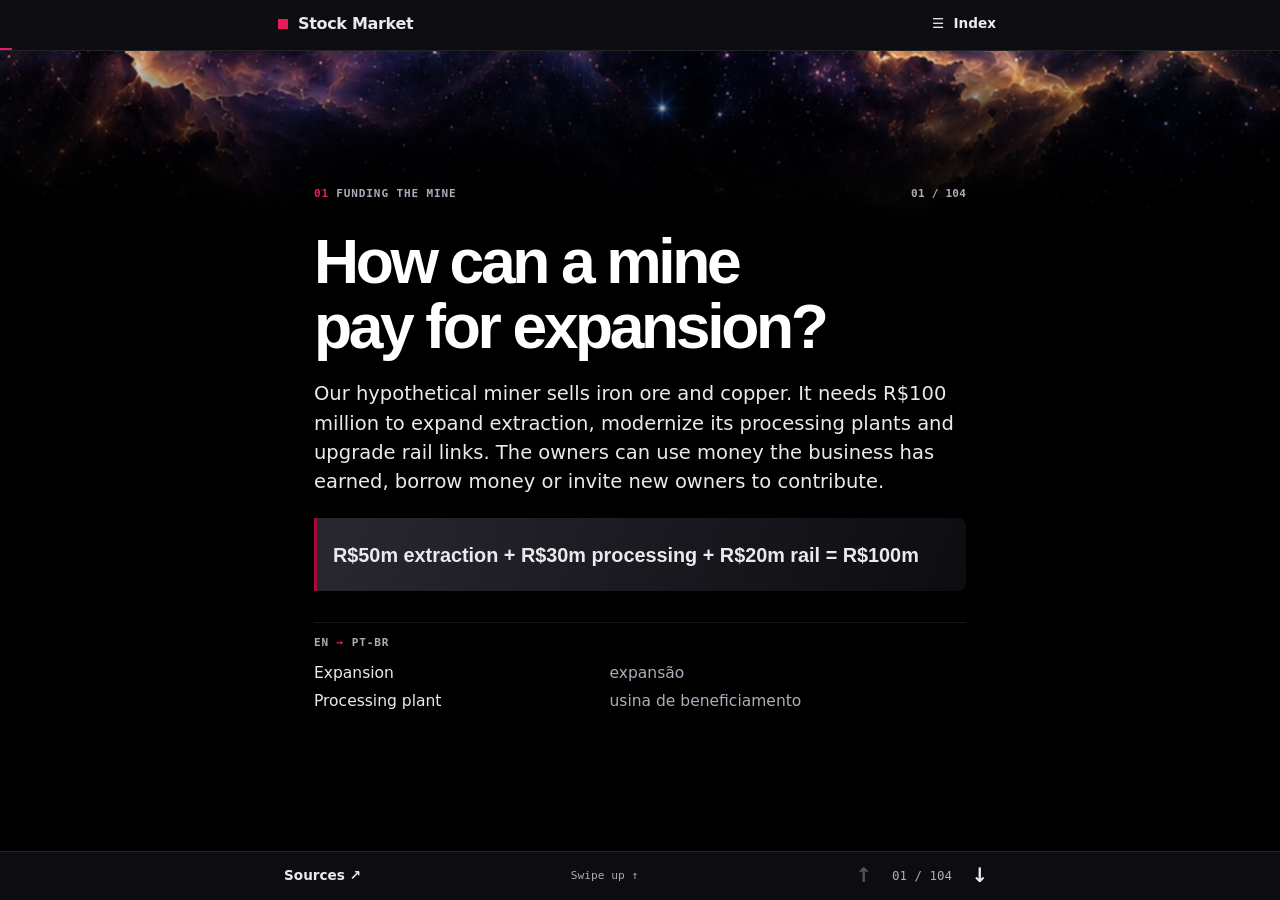
<file: mobile/stock-market.html>
<!doctype html>
<html lang="en"><head><meta charset="utf-8"><meta name="viewport" content="width=device-width,initial-scale=1,viewport-fit=cover"><meta name="theme-color" content="#0d0c10"><title>Stock Market</title><style>
:root {
  --black: #000000;
  --white: #ffffff;
  --magenta: #e81c5d;
  --magenta-deep: #a8093c;
  --grey-100: #ebe9ef;
  --grey-300: #b0abba;
  --grey-500: #77727f;
  --grey-700: #2a2730;
  --grey-900: #0d0c10;

  --text: var(--grey-100);
  --text-dim: var(--grey-300);
  --line: rgba(255, 255, 255, .09);
  --glass: rgba(255, 255, 255, .03);

  --font-display: "Sora", "Helvetica Neue", Arial, sans-serif;
  --font-body: "IBM Plex Sans", system-ui, -apple-system, "Segoe UI", sans-serif;
  --font-mono: "JetBrains Mono", ui-monospace, "SF Mono", Consolas, monospace;

  --content: 1080px;
  --avatar: 156px;

  /* Nebula overlays */
  --nebula-magenta: rgba(255, 43, 214, .10);
  --nebula-violet: rgba(110, 75, 160, 0.2);
  --nebula-plum: rgba(160, 60, 140, .08);
  --nebula-grey: rgba(120, 120, 140, .11);
  --nebula-shadow: rgba(50, 30, 70, .28);
}
:root{color-scheme:dark;--bg:var(--black);--panel:var(--grey-900);--ink:var(--text);--muted:var(--text-dim);--accent:var(--magenta);--mono:var(--font-mono);--head:var(--font-display);--neb:url("[data-uri]")}*{box-sizing:border-box}body{margin:0;background:var(--bg);color:var(--ink);font:16px/1.46 var(--font-body);display:grid;grid-template-rows:auto minmax(0,1fr) auto;height:100vh;height:100dvh}button,a,summary,input{touch-action:manipulation}button,summary{cursor:pointer}button{font:inherit;color:inherit;background:none;border:0;min-height:44px}button:disabled{opacity:.32;cursor:default}button:hover:not(:disabled),a:hover,summary:hover{color:var(--accent)}:focus-visible{outline:2px solid var(--accent);outline-offset:2px}
header,footer{background:var(--grey-900);z-index:1}header{padding-top:env(safe-area-inset-top);border-bottom:1px solid var(--line)}footer{padding-bottom:env(safe-area-inset-bottom);border-top:1px solid var(--line)}.bar{width:min(100%,760px);margin:auto;display:flex;align-items:center;justify-content:space-between;padding:2px 18px;gap:10px}.brand{display:flex;align-items:center;gap:10px;font-weight:650;letter-spacing:-.02em}.mark{width:10px;height:10px;background:var(--accent)}.bar button{font-size:.85rem;font-weight:550}.bar .arrow{font-size:1.25rem;min-width:44px}.tools{display:flex;gap:6px;align-items:center}.num,.lang,.eyeline,.hint,small{font-family:var(--mono)}.num{font-size:.78rem;color:var(--muted)}.track{height:2px;background:var(--panel)}#progress{height:100%;width:1.42857%;background:var(--accent);transition:width .22s}
main{overflow:auto;overscroll-behavior-y:contain;scroll-snap-type:y mandatory;scrollbar-width:thin;scrollbar-color:var(--grey-700) var(--bg)}.card{scroll-snap-align:start;scroll-snap-stop:always;min-height:100%;display:grid;align-items:center;position:relative;padding:clamp(22px,5vh,52px) max(20px,calc((100% - 652px)/2));background:radial-gradient(ellipse at 87% 5%,var(--nebula-shadow) 0,transparent 54%),var(--bg)}.card.opener{background:linear-gradient(180deg,transparent,var(--black) 185px),var(--neb) center top / auto 185px no-repeat,var(--bg)}.inner{width:100%;position:relative}.eyeline,.lang{font-size:.69rem;font-weight:600;letter-spacing:.08em;text-transform:uppercase;color:var(--muted)}.eyeline{display:flex;align-items:center;gap:.65em}.eyeline b{color:var(--accent)}.eyeline span{margin-left:auto;letter-spacing:.02em}.card h2{font:650 clamp(2.05rem,5vw,3.9rem)/1.035 var(--head);letter-spacing:-.054em;text-wrap:balance;margin:.45em 0 .32em;color:var(--white)}.copy{font-size:clamp(1rem,2.1vw,1.22rem);line-height:1.5;max-width:57ch;margin:.3em 0 1.1em}.example,.lab{background:linear-gradient(110deg,var(--grey-700),var(--grey-900));border-left:3px solid var(--magenta-deep);padding:clamp(12px,2.5vh,25px) 16px;font:550 clamp(.99rem,2.1vw,1.24rem)/1.42 var(--head);border-radius:0 8px 8px 0}.example>div+div{margin-top:4px}.vocab{margin-top:clamp(17px,3.4vh,38px);border-top:1px solid var(--line);padding-top:12px}.lang i{color:var(--accent);font-style:normal}dl{margin:.48em 0 0}dl div{display:grid;grid-template-columns:minmax(0,1fr) minmax(0,1.24fr);gap:8px;padding:3px 0;font-size:clamp(.83rem,2vw,.97rem)}dd{margin:0;color:var(--muted)}.hint{font-size:.7rem;color:var(--muted)}.labline{display:flex;justify-content:space-between}.lab strong,.lab output{color:var(--grey-100)}.lab input{width:100%;margin:8px 0;height:28px;accent-color:var(--accent)}canvas{width:100%;height:64px;display:block}dialog{width:min(540px,95vw);max-height:82dvh;color:var(--ink);background:var(--grey-900);border:1px solid var(--line);border-radius:12px;padding:0}dialog::backdrop{background:#000b}.dialogHead{display:flex;align-items:center;justify-content:space-between;padding:10px 18px;background:var(--grey-900);position:sticky;top:0;border-bottom:1px solid var(--line)}.dialogHead h2{margin:0;font-size:1.25rem}.content{padding:4px 18px 20px}.content h3{font-size:.87rem;color:var(--grey-100);margin:18px 0 5px}.content a{display:flex;align-items:center;gap:12px;color:var(--ink);text-decoration:none;border-bottom:1px solid var(--line);min-height:44px;font-size:.9rem}.content small{color:var(--muted)}.content p{font-size:.85rem;color:var(--muted)}.sr{position:absolute;width:1px;height:1px;overflow:hidden;clip-path:inset(50%)}@keyframes rise{from{transform:translateY(7px);opacity:.72}to{transform:none;opacity:1}}@media(prefers-reduced-motion:no-preference){.active .inner{animation:rise .3s ease-out}}@media(prefers-reduced-motion:reduce){*{transition:none!important}}@media(max-height:670px){.card{padding-top:18px;padding-bottom:18px}.card h2{font-size:clamp(1.8rem,5vw,2.8rem)}.copy{line-height:1.4}.vocab{margin-top:14px}.example,.lab{padding:10px 14px}}@media(max-height:520px){main{scroll-snap-type:y proximity}}
.routes,.quote,.candle{background:var(--panel);border:1px solid var(--line);border-radius:9px;padding:14px}.route{display:flex;align-items:center;gap:9px;font-size:.92rem}.route+.route{margin-top:14px}.route>b{min-width:5em}.route>b:last-child{text-align:right}.route span{flex:1;text-align:center;font: .7rem var(--mono);color:var(--text-dim)}.route i{display:block;border-bottom:1px solid var(--accent);position:relative;margin-top:5px}.route i:after{content:'';position:absolute;right:0;bottom:-3px;border-top:3px solid transparent;border-bottom:3px solid transparent;border-left:5px solid var(--accent)}.quote{display:grid;grid-template-columns:1fr 1fr;gap:8px}.quote small,.candle small{font: .7rem var(--mono);letter-spacing:.06em;color:var(--muted)}.quote strong{display:block;font-size:1.7rem}.quote p{grid-column:span 2;border-top:1px solid var(--line);padding-top:8px;margin:0}.quote p b{float:right;color:var(--grey-100)}.candle{display:flex;align-items:center;gap:25px}.wick{height:70px;width:3px;background:var(--grey-100);margin:0 12px;position:relative}.wick i{position:absolute;top:33%;height:34%;width:20px;left:-9px;background:var(--magenta-deep);border:1px solid var(--grey-100)}.candle small{display:block;margin-bottom:5px}
.inner{min-width:0;overflow-wrap:anywhere}.eyeline span{white-space:nowrap}dialog .content a{min-height:44px}#feed{position:relative}.card{grid-template-columns:minmax(0,1fr)}</style><link rel="icon" type="image/x-icon" href="https://lmwxqzustlrpfmbhvjbx.supabase.co/storage/v1/object/public/portfolio/img/favicon.ico"></head><body><header><div class="bar"><div class="brand"><span class="mark"></span>Stock Market</div><button id="indexBtn">☰  Index</button></div><div class="track"><div id="progress"></div></div></header><h1 class="sr">Stock Market</h1><main id="feed" tabindex="0" aria-label="Scrollable lessons"><article class="card opener" id="s1" aria-labelledby="t1"><div class="inner"><div class="eyeline"><b>01</b> Funding the mine<span>01 / 104</span></div><h2 id="t1">How can a mine pay for expansion?</h2><p class="copy">Our hypothetical miner sells iron ore and copper. It needs R$100 million to expand extraction, modernize its processing plants and upgrade rail links. The owners can use money the business has earned, borrow money or invite new owners to contribute.</p><div class="example"><div>R$50m extraction + R$30m processing + R$20m rail = R$100m</div></div><div class="vocab"><div class="lang">EN <i>→</i> PT-BR</div><dl><div><dt>Expansion</dt><dd lang="pt-BR">expansão</dd></div><div><dt>Processing plant</dt><dd lang="pt-BR">usina de beneficiamento</dd></div></dl></div></div></article><article class="card" id="s2" aria-labelledby="t2"><div class="inner"><div class="eyeline"><b>01</b> Funding the mine<span>02 / 104</span></div><h2 id="t2">Who owns the mine at the start?</h2><p class="copy">A founder starts the business. The founders contribute money or equipment in exchange for ownership. Their agreement determines each person’s portion. Cash left after paying the mine’s bills can help fund expansion without admitting another owner.</p><div class="example"><div>Two founders each contribute R$5m on equal terms. Each owns half.</div></div><div class="vocab"><div class="lang">EN <i>→</i> PT-BR</div><dl><div><dt>Founder</dt><dd lang="pt-BR">fundador</dd></div><div><dt>Ownership</dt><dd lang="pt-BR">participação societária</dd></div></dl></div></div></article><article class="card" id="s3" aria-labelledby="t3"><div class="inner"><div class="eyeline"><b>01</b> Funding the mine<span>03 / 104</span></div><h2 id="t3">How does funding change as the mine grows?</h2><p class="copy">Before production, the founders pay for geological studies. During construction, the company needs cash before it can sell ore. Once shipments begin, lenders can assess sales and costs when deciding how much to lend.</p><div class="example"><div>Exploration → construction → production → expansion</div></div><div class="vocab"><div class="lang">EN <i>→</i> PT-BR</div><dl><div><dt>Lender</dt><dd lang="pt-BR">credor</dd></div><div><dt>Funding</dt><dd lang="pt-BR">financiamento</dd></div></dl></div></div></article><article class="card" id="s4" aria-labelledby="t4"><div class="inner"><div class="eyeline"><b>01</b> Funding the mine<span>04 / 104</span></div><h2 id="t4">Who funds a business before sales are predictable?</h2><p class="copy">A startup tests a business model it hopes to repeat at scale. An angel investor invests personal money. A venture capital fund pools investors’ money to buy stakes in young businesses. Each round can change the ownership split.</p><div class="example"><div>A mine-software startup raises R$1m for 20%. Its founders keep 80%.</div></div><div class="vocab"><div class="lang">EN <i>→</i> PT-BR</div><dl><div><dt>Angel investor</dt><dd lang="pt-BR">investidor-anjo</dd></div><div><dt>Funding round</dt><dd lang="pt-BR">rodada de investimento</dd></div></dl></div></div></article><article class="card" id="s5" aria-labelledby="t5"><div class="inner"><div class="eyeline"><b>01</b> Funding the mine<span>05 / 104</span></div><h2 id="t5">How does new money change ownership?</h2><p class="copy">Equity capital is money owners contribute in exchange for a stake. Equity participation is the fraction of the business they own. A share is one unit of ownership. When a company creates and sells new shares, it is the issuer.</p><div class="example"><div>80 existing shares + 20 new shares → new investor owns 20 of 100.</div></div><div class="vocab"><div class="lang">EN <i>→</i> PT-BR</div><dl><div><dt>Equity capital</dt><dd lang="pt-BR">capital próprio</dd></div><div><dt>Issuer</dt><dd lang="pt-BR">emissor</dd></div></dl></div></div></article><article id="s6" class="card" aria-labelledby="t6"><div class="inner"><div class="eyeline"><b>01</b> Funding the mine<span>06 / 104</span></div><h2 id="t6">A slice of a business</h2><p class="copy">One ordinary share is a small ownership claim. Shareholders can benefit when the business grows. If the company liquidates, creditors have priority over shareholders.</p><div class="example"><div>1,000 of 100,000 shares = 1% ownership</div></div><div class="vocab"><div class="lang">EN <i>→</i> PT-BR</div><dl><div><dt>Shareholder</dt><dd lang="pt-BR">acionista</dd></div><div><dt>Equity participation</dt><dd lang="pt-BR">participação acionária</dd></div></dl></div></div></article><article id="s7" class="card" aria-labelledby="t7"><div class="inner"><div class="eyeline"><b>01</b> Funding the mine<span>07 / 104</span></div><h2 id="t7">What does a bondholder own?</h2><p class="copy">A bond is a borrowing contract. The bondholder lends money and is entitled to payments under its terms. A shareholder owns part of the company and has no scheduled repayment. Either route can help the miner finance a processing plant.</p><div class="example"><div>Bondholder → creditor</div><div>Shareholder → owner</div></div><div class="vocab"><div class="lang">EN <i>→</i> PT-BR</div><dl><div><dt>Bond</dt><dd lang="pt-BR">título de dívida</dd></div><div><dt>Principal</dt><dd lang="pt-BR">principal</dd></div><div><dt>Equity capital</dt><dd lang="pt-BR">capital próprio</dd></div></dl></div></div></article><article class="card" id="s8" aria-labelledby="t8"><div class="inner"><div class="eyeline"><b>01</b> Funding the mine<span>08 / 104</span></div><h2 id="t8">Which sale pays for the processing plant?</h2><p class="copy">In a primary sale, the company issues shares and receives the buyers’ money. In a secondary sale, an existing owner sells shares to another investor. The same public offering can include both kinds of sale.</p><div class="example"><div>R$100m of new shares and R$20m of founders’ shares → R$100m goes to the company before costs.</div></div><div class="vocab"><div class="lang">EN <i>→</i> PT-BR</div><dl><div><dt>Primary offering</dt><dd lang="pt-BR">oferta primária</dd></div><div><dt>Secondary offering</dt><dd lang="pt-BR">oferta secundária</dd></div></dl></div></div></article><article class="card" id="s9" aria-labelledby="t9"><div class="inner"><div class="eyeline"><b>01</b> Funding the mine<span>09 / 104</span></div><h2 id="t9">Where are the terms of an offering recorded?</h2><p class="copy">A prospectus is the disclosure document for an offering. It explains who is selling, what buyers receive, how the company expects to use the money and what could go wrong. An investor can compare the expansion plan with those disclosures.</p><div class="example"><div>Look for rail construction under use of proceeds and permit delays under risk factors.</div></div><div class="vocab"><div class="lang">EN <i>→</i> PT-BR</div><dl><div><dt>Prospectus</dt><dd lang="pt-BR">prospecto</dd></div><div><dt>Use of proceeds</dt><dd lang="pt-BR">destinação dos recursos</dd></div></dl></div></div></article><article id="s10" class="card" aria-labelledby="t10"><div class="inner"><div class="eyeline"><b>01</b> Funding the mine<span>10 / 104</span></div><h2 id="t10">What does an IPO change?</h2><p class="copy">An initial public offering opens shares to public investors. The prospectus identifies new shares, existing shares sold by owners, the use of proceeds and material risks.</p><div class="example"><div>Read first → who is selling?</div></div><div class="vocab"><div class="lang">EN <i>→</i> PT-BR</div><dl><div><dt>Initial public offering</dt><dd lang="pt-BR">oferta pública inicial</dd></div><div><dt>Prospectus</dt><dd lang="pt-BR">prospecto</dd></div></dl></div></div></article><article class="card" id="s11" aria-labelledby="t11"><div class="inner"><div class="eyeline"><b>01</b> Funding the mine<span>11 / 104</span></div><h2 id="t11">Where do shares change hands?</h2><p class="copy">The stock market connects companies issuing shares with investors buying and selling them. A stock exchange is an organized venue within that market. It sets trading rules and provides a system where compatible instructions to buy and sell can meet.</p><div class="example"><div>One miner issues shares once. Its shares can then change hands every trading day.</div></div><div class="vocab"><div class="lang">EN <i>→</i> PT-BR</div><dl><div><dt>Stock market</dt><dd lang="pt-BR">mercado de ações</dd></div><div><dt>Stock exchange</dt><dd lang="pt-BR">bolsa de valores</dd></div></dl></div></div></article><article class="card opener" id="s12" aria-labelledby="t12"><div class="inner"><div class="eyeline"><b>02</b> From order to ownership<span>12 / 104</span></div><h2 id="t12">Who sends the investor’s instruction?</h2><p class="copy">An order is an instruction to buy or sell. A broker receives that instruction and routes it for execution. A quote states a price at which someone is willing to trade. A market maker regularly quotes both a buying and a selling price.</p><div class="example"><div>The investor chooses 50 shares. The broker sends the order. A seller must be willing to trade.</div></div><div class="vocab"><div class="lang">EN <i>→</i> PT-BR</div><dl><div><dt>Broker</dt><dd lang="pt-BR">corretora</dd></div><div><dt>Market maker</dt><dd lang="pt-BR">formador de mercado</dd></div></dl></div></div></article><article id="s13" class="card" aria-labelledby="t13"><div class="inner"><div class="eyeline"><b>02</b> From order to ownership<span>13 / 104</span></div><h2 id="t13">Who makes the market work?</h2><p class="copy">The investor decides, the broker routes the order and the exchange matches compatible offers. A market maker quotes buying and selling prices and takes inventory risk.</p><div class="routes"><div class="route"><b>Investor</b><span>submits<i></i></span><b>Broker</b></div><div class="route"><b>Broker</b><span>routes to<i></i></span><b>Exchange</b></div></div><div class="vocab"><div class="lang">EN <i>→</i> PT-BR</div><dl><div><dt>Broker</dt><dd lang="pt-BR">corretora</dd></div><div><dt>Exchange</dt><dd lang="pt-BR">bolsa</dd></div><div><dt>Market maker</dt><dd lang="pt-BR">formador de mercado</dd></div></dl></div></div></article><article class="card" id="s14" aria-labelledby="t14"><div class="inner"><div class="eyeline"><b>02</b> From order to ownership<span>14 / 104</span></div><h2 id="t14">What must each side deliver?</h2><p class="copy">Execution occurs when compatible orders match at an agreed price and quantity. An obligation is what a party owes. Clearing determines the cash and shares due after execution. Settlement is the actual transfer that satisfies those obligations.</p><div class="example"><div>Buyer owes R$500. Seller owes 25 shares. Settlement exchanges the two.</div></div><div class="vocab"><div class="lang">EN <i>→</i> PT-BR</div><dl><div><dt>Clearing</dt><dd lang="pt-BR">compensação</dd></div><div><dt>Settlement</dt><dd lang="pt-BR">liquidação</dd></div></dl></div></div></article><article id="s15" class="card" aria-labelledby="t15"><div class="inner"><div class="eyeline"><b>02</b> From order to ownership<span>15 / 104</span></div><h2 id="t15">Who stands behind a trade?</h2><p class="copy">A central counterparty becomes the buyer to each seller and the seller to each buyer for cleared trades. If one party fails to deliver, the clearinghouse can use collateral, assets pledged as protection, under its default procedures.</p><div class="example"><div>Clearing → obligations</div><div>Custody → holdings</div></div><div class="vocab"><div class="lang">EN <i>→</i> PT-BR</div><dl><div><dt>Clearing</dt><dd lang="pt-BR">compensação</dd></div><div><dt>Central counterparty</dt><dd lang="pt-BR">contraparte central</dd></div><div><dt>Custody</dt><dd lang="pt-BR">custódia</dd></div></dl></div></div></article><article class="card" id="s16" aria-labelledby="t16"><div class="inner"><div class="eyeline"><b>02</b> From order to ownership<span>16 / 104</span></div><h2 id="t16">Where do the shares appear after settlement?</h2><p class="copy">Holdings are assets recorded for an investor. Custody means safeguarding those assets and recording changes in ownership. If you already hold 10 shares and receive 25 more at settlement, the updated holding is 35 shares.</p><div class="example"><div>Compare yesterday’s holding, the settled movement and today’s holding.</div></div><div class="vocab"><div class="lang">EN <i>→</i> PT-BR</div><dl><div><dt>Custody</dt><dd lang="pt-BR">custódia</dd></div><div><dt>Holdings</dt><dd lang="pt-BR">ativos em carteira</dd></div></dl></div></div></article><article id="s17" class="card" aria-labelledby="t17"><div class="inner"><div class="eyeline"><b>02</b> From order to ownership<span>17 / 104</span></div><h2 id="t17">When does ownership settle?</h2><p class="copy">At execution, a buyer and seller agree on price and quantity. Settlement moves the money and shares. For a regular B3 cash-equity trade, count two business days after execution to find the usual settlement date.</p><div class="example"><div>Monday trade → Wednesday in Brazil, absent holidays</div></div><div class="vocab"><div class="lang">EN <i>→</i> PT-BR</div><dl><div><dt>Execution</dt><dd lang="pt-BR">execução</dd></div><div><dt>Settlement</dt><dd lang="pt-BR">liquidação</dd></div><div><dt>Trade date</dt><dd lang="pt-BR">data da negociação</dd></div></dl></div></div></article><article id="s18" class="card" aria-labelledby="t18"><div class="inner"><div class="eyeline"><b>02</b> From order to ownership<span>18 / 104</span></div><h2 id="t18">Who oversees Brazil’s markets?</h2><p class="copy">The Comissão de Valores Mobiliários (CVM) regulates and supervises Brazil’s securities market, including public offerings and company disclosures. B3 operates the exchange. Banco Central do Brasil oversees banks within its remit. Each has a different role when a listed bank issues shares.</p><div class="example"><div>Company disclosures → CVM</div><div>Policy rate → Banco Central</div></div><div class="vocab"><div class="lang">EN <i>→</i> PT-BR</div><dl><div><dt>Securities</dt><dd lang="pt-BR">valores mobiliários</dd></div><div><dt>Policy rate</dt><dd lang="pt-BR">taxa básica de juros</dd></div></dl></div></div></article><article id="s19" class="card" aria-labelledby="t19"><div class="inner"><div class="eyeline"><b>02</b> From order to ownership<span>19 / 104</span></div><h2 id="t19">Where can parties agree their own terms?</h2><p class="copy">Over the counter (OTC) means trading outside an exchange’s central order book. The parties or their intermediaries arrange the transaction. A miner and a bank can agree today on the exchange rate for dollars the miner expects to receive on a specific future date.</p><div class="example"><div>Custom currency hedge → often OTC</div></div><div class="vocab"><div class="lang">EN <i>→</i> PT-BR</div><dl><div><dt>Over the counter</dt><dd lang="pt-BR">mercado de balcão</dd></div><div><dt>Counterparty</dt><dd lang="pt-BR">contraparte</dd></div></dl></div></div></article><article class="card opener" id="s20" aria-labelledby="t20"><div class="inner"><div class="eyeline"><b>03</b> What you can own<span>20 / 104</span></div><h2 id="t20">What is inside one unit?</h2><p class="copy">On B3, a unit is a certificate representing a specified package of securities. The issuer determines its composition. An ordinary share generally carries voting rights. A preferred share can have priority in distributions under the company’s bylaws.</p><div class="example"><div>If one unit represents one ordinary and two preferred shares, five units represent 15 shares.</div></div><div class="vocab"><div class="lang">EN <i>→</i> PT-BR</div><dl><div><dt>Unit</dt><dd lang="pt-BR">certificado de depósito de ações</dd></div><div><dt>Bylaws</dt><dd lang="pt-BR">estatuto social</dd></div></dl></div></div></article><article id="s21" class="card" aria-labelledby="t21"><div class="inner"><div class="eyeline"><b>03</b> What you can own<span>21 / 104</span></div><h2 id="t21">Who gets a vote on the rail expansion?</h2><p class="copy">If a decision requires shareholder approval, consult the voting rights of each share class. In Brazil, ON means ordinary shares and PN means preferred shares. For a unit, look through the certificate to the rights attached to its components.</p><div class="example"><div>10 units × (1 ON + 2 PN) = 10 ON + 20 PN</div></div><div class="vocab"><div class="lang">EN <i>→</i> PT-BR</div><dl><div><dt>Common share</dt><dd lang="pt-BR">ação ordinária</dd></div><div><dt>Preferred share</dt><dd lang="pt-BR">ação preferencial</dd></div><div><dt>Unit</dt><dd lang="pt-BR">certificado de depósito de ações</dd></div></dl></div></div></article><article class="card" id="s22" aria-labelledby="t22"><div class="inner"><div class="eyeline"><b>03</b> What you can own<span>22 / 104</span></div><h2 id="t22">Which return makes a fair comparison?</h2><p class="copy">A benchmark is the reference used to evaluate an investment. An index is a number calculated from a defined basket according to published rules. A benchmark can be an index. Compare returns over the same period and on the same dividend basis.</p><div class="example"><div>Miner +8%, mining index +11% → the share trails that reference by 3 percentage points.</div></div><div class="vocab"><div class="lang">EN <i>→</i> PT-BR</div><dl><div><dt>Benchmark</dt><dd lang="pt-BR">referencial de desempenho</dd></div><div><dt>Index</dt><dd lang="pt-BR">índice</dd></div></dl></div></div></article><article class="card" id="s23" aria-labelledby="t23"><div class="inner"><div class="eyeline"><b>03</b> What you can own<span>23 / 104</span></div><h2 id="t23">What do you own when you buy a fund unit?</h2><p class="copy">A fund pools investors’ money to buy assets. Each unit represents an interest in that pool. An exchange-traded fund (ETF) has units that investors can buy and sell on an exchange during the trading session.</p><div class="example"><div>Buying a mining ETF can give indirect exposure to several miners in one order.</div></div><div class="vocab"><div class="lang">EN <i>→</i> PT-BR</div><dl><div><dt>Fund unit</dt><dd lang="pt-BR">cota de fundo</dd></div><div><dt>Exchange-traded fund</dt><dd lang="pt-BR">fundo negociado em bolsa</dd></div></dl></div></div></article><article id="s24" class="card" aria-labelledby="t24"><div class="inner"><div class="eyeline"><b>03</b> What you can own<span>24 / 104</span></div><h2 id="t24">What happens when one ETF holding falls?</h2><p class="copy">Suppose one miner represents 25% of a mining ETF. If its share price falls 8% while every other holding stays flat, the fund loses about 2% before fees. The number of holdings alone tells you little about concentration.</p><div class="example"><div>25% portfolio weight × −8% share return = −2 percentage points.</div></div><div class="vocab"><div class="lang">EN <i>→</i> PT-BR</div><dl><div><dt>Exchange-traded fund</dt><dd lang="pt-BR">fundo negociado em bolsa</dd></div><div><dt>Holding</dt><dd lang="pt-BR">ativo em carteira</dd></div></dl></div></div></article><article id="s25" class="card" aria-labelledby="t25"><div class="inner"><div class="eyeline"><b>03</b> What you can own<span>25 / 104</span></div><h2 id="t25">What does an index measure?</h2><p class="copy">An index follows a rulebook for selecting and weighting assets. An ETF tracking it can lag because of fees or implementation. Choose a benchmark with comparable exposure.</p><div class="example"><div>Portfolio +9% vs benchmark +7% → gap of 2 percentage points</div></div><div class="vocab"><div class="lang">EN <i>→</i> PT-BR</div><dl><div><dt>Index</dt><dd lang="pt-BR">índice</dd></div><div><dt>Benchmark</dt><dd lang="pt-BR">índice de referência</dd></div><div><dt>Weight</dt><dd lang="pt-BR">peso</dd></div></dl></div></div></article><article class="card" id="s26" aria-labelledby="t26"><div class="inner"><div class="eyeline"><b>03</b> What you can own<span>26 / 104</span></div><h2 id="t26">How does a property fund differ from a foreign receipt?</h2><p class="copy">A fundo de investimento imobiliário (FII) pools money for real estate investments. A Brazilian depositary receipt (BDR) represents a security held through a depositary arrangement. Check the underlying asset to learn which business or property exposure you are buying.</p><div class="example"><div>A warehouse fund may earn rent. A receipt backed by a foreign miner follows a different business.</div></div><div class="vocab"><div class="lang">EN <i>→</i> PT-BR</div><dl><div><dt>Real estate fund</dt><dd lang="pt-BR">fundo de investimento imobiliário</dd></div><div><dt>Depositary receipt</dt><dd lang="pt-BR">certificado de depósito</dd></div></dl></div></div></article><article id="s27" class="card" aria-labelledby="t27"><div class="inner"><div class="eyeline"><b>03</b> What you can own<span>27 / 104</span></div><h2 id="t27">How can a receipt lose value when the foreign share is flat?</h2><p class="copy">Suppose a Brazilian depositary receipt represents one foreign share trading at US$10. At R$5 per dollar, that share is worth R$50. A move to R$4.80 per dollar brings its converted value to R$48, before costs or local price differences.</p><div class="example"><div>US$10 × R$4.80 per US dollar = R$48.</div><div>Currency effect: −R$2 per receipt.</div></div><div class="vocab"><div class="lang">EN <i>→</i> PT-BR</div><dl><div><dt>Real estate fund</dt><dd lang="pt-BR">fundo de investimento imobiliário</dd></div><div><dt>Depositary receipt</dt><dd lang="pt-BR">certificado de depósito</dd></div><div><dt>Currency risk</dt><dd lang="pt-BR">risco cambial</dd></div></dl></div></div></article><article class="card" id="s28" aria-labelledby="t28"><div class="inner"><div class="eyeline"><b>03</b> What you can own<span>28 / 104</span></div><h2 id="t28">Why does a copper price cycle matter?</h2><p class="copy">A commodity is a standardized good such as copper. High prices can encourage new mines, but construction takes years. If new production arrives as demand slows, the selling price can fall while the miner still has bills to pay.</p><div class="example"><div>At 1,000 tonnes, a US$500 fall per tonne cuts sales by US$500,000 before other changes.</div></div><div class="vocab"><div class="lang">EN <i>→</i> PT-BR</div><dl><div><dt>Commodity cycle</dt><dd lang="pt-BR">ciclo das commodities</dd></div><div><dt>Production capacity</dt><dd lang="pt-BR">capacidade produtiva</dd></div></dl></div></div></article><article id="s29" class="card" aria-labelledby="t29"><div class="inner"><div class="eyeline"><b>03</b> What you can own<span>29 / 104</span></div><h2 id="t29">Copper or shares in a copper miner?</h2><p class="copy">A tonne of copper has a grade, location and delivery cost. A share gives ownership in the miner. A higher copper price helps sales, but rising energy costs or a rail outage can cut profit even as the metal price rises.</p><div class="example"><div>Copper price rises 5%. Tonnes shipped fall 10%. Sales fall 5.5%.</div></div><div class="vocab"><div class="lang">EN <i>→</i> PT-BR</div><dl><div><dt>Commodity</dt><dd lang="pt-BR">mercadoria básica</dd></div><div><dt>Spot price</dt><dd lang="pt-BR">preço à vista</dd></div><div><dt>Operating margin</dt><dd lang="pt-BR">margem operacional</dd></div></dl></div></div></article><article id="s30" class="card" aria-labelledby="t30"><div class="inner"><div class="eyeline"><b>03</b> What you can own<span>30 / 104</span></div><h2 id="t30">The exchange rate reaches earnings</h2><p class="copy">An exporter invoices US$1 million. A stronger real reduces the reais received for those dollars. Dollar-denominated costs or debt may offset some of that exposure.</p><div class="example"><div>R$5.20 → R$5.00 per US$ means R$200,000 less revenue</div></div><div class="vocab"><div class="lang">EN <i>→</i> PT-BR</div><dl><div><dt>Exchange rate</dt><dd lang="pt-BR">taxa de câmbio</dd></div><div><dt>Revenue</dt><dd lang="pt-BR">receita</dd></div></dl></div></div></article><article id="s31" class="card" aria-labelledby="t31"><div class="inner"><div class="eyeline"><b>03</b> What you can own<span>31 / 104</span></div><h2 id="t31">Forwards and futures</h2><p class="copy">A forward is a negotiated agreement to buy or sell later on terms set today. A futures contract makes a similar commitment using standardized exchange terms. Daily cash adjustments transfer gains and losses as the futures price changes.</p><div class="example"><div>R$2 per unit × 1,000 units = R$2,000 daily move</div></div><div class="vocab"><div class="lang">EN <i>→</i> PT-BR</div><dl><div><dt>Forward</dt><dd lang="pt-BR">contrato a termo</dd></div><div><dt>Futures contract</dt><dd lang="pt-BR">contrato futuro</dd></div><div><dt>Daily settlement</dt><dd lang="pt-BR">ajuste diário</dd></div></dl></div></div></article><article id="s32" class="card" aria-labelledby="t32"><div class="inner"><div class="eyeline"><b>03</b> What you can own<span>32 / 104</span></div><h2 id="t32">Why would the mine sell copper futures?</h2><p class="copy">A hedge offsets a risk with a second position. A miner expecting to sell copper later can sell futures today. A falling futures price generates gains that can offset weaker copper sales. Differences in grade, location or delivery date can leave some risk.</p><div class="example"><div>Basis = local spot price − futures price</div></div><div class="vocab"><div class="lang">EN <i>→</i> PT-BR</div><dl><div><dt>Hedge</dt><dd lang="pt-BR">proteção</dd></div><div><dt>Short futures</dt><dd lang="pt-BR">posição vendida em futuros</dd></div><div><dt>Basis risk</dt><dd lang="pt-BR">risco de base</dd></div></dl></div></div></article><article id="s33" class="card" aria-labelledby="t33"><div class="inner"><div class="eyeline"><b>03</b> What you can own<span>33 / 104</span></div><h2 id="t33">How does a swap work?</h2><p class="copy">A swap is an agreement to exchange payments calculated on a reference amount. The miner pays variable interest on a loan. By receiving the same variable rate and paying a fixed rate in a swap, it can stabilize that part of its funding cost.</p><div class="example"><div>Loan pays floating + swap receives floating → fixed cost, plus loan spread</div></div><div class="vocab"><div class="lang">EN <i>→</i> PT-BR</div><dl><div><dt>Interest rate swap</dt><dd lang="pt-BR">swap de juros</dd></div><div><dt>Notional amount</dt><dd lang="pt-BR">valor nocional</dd></div><div><dt>Floating rate</dt><dd lang="pt-BR">taxa flutuante</dd></div></dl></div></div></article><article class="card opener" id="s34" aria-labelledby="t34"><div class="inner"><div class="eyeline"><b>04</b> Orders &amp; execution<span>34 / 104</span></div><h2 id="t34">What goes into the order book?</h2><p class="copy">The order book lists outstanding instructions by price and quantity. A bid is a buyer’s offered price. An ask is a seller’s requested price. The spread is the lowest ask minus the highest bid at the same instant.</p><div class="example"><div>Best bid R$9.98 and best ask R$10.00 → spread R$0.02 per share.</div></div><div class="vocab"><div class="lang">EN <i>→</i> PT-BR</div><dl><div><dt>Bid</dt><dd lang="pt-BR">oferta de compra</dd></div><div><dt>Ask</dt><dd lang="pt-BR">oferta de venda</dd></div><div><dt>Order book</dt><dd lang="pt-BR">livro de ofertas</dd></div></dl></div></div></article><article id="s35" class="card" aria-labelledby="t35"><div class="inner"><div class="eyeline"><b>04</b> Orders &amp; execution<span>35 / 104</span></div><h2 id="t35">Inside the order book</h2><p class="copy">Buyers post bids and sellers post asks. The highest bid and lowest ask define the quoted spread. A price on your screen is only available for the quantity offered there.</p><div class="quote"><div><small>BEST BID</small><strong>R$19.98</strong></div><div><small>BEST ASK</small><strong>R$20.02</strong></div><p>Quoted spread <b>R$0.04</b></p></div><div class="vocab"><div class="lang">EN <i>→</i> PT-BR</div><dl><div><dt>Bid</dt><dd lang="pt-BR">oferta de compra</dd></div><div><dt>Ask</dt><dd lang="pt-BR">oferta de venda</dd></div><div><dt>Spread</dt><dd lang="pt-BR">diferença entre ofertas</dd></div></dl></div></div></article><article class="card" id="s36" aria-labelledby="t36"><div class="inner"><div class="eyeline"><b>04</b> Orders &amp; execution<span>36 / 104</span></div><h2 id="t36">What if only part of an order trades?</h2><p class="copy">A limit order sets the highest price a buyer accepts or the lowest price a seller accepts. A fill is the quantity executed. A partial fill means only some of the order has traded at an acceptable price.</p><div class="example"><div>Buy 100 up to R$10.05. Only 50 are offered at R$10.00, and the next ask is R$10.20.</div></div><div class="vocab"><div class="lang">EN <i>→</i> PT-BR</div><dl><div><dt>Partial fill</dt><dd lang="pt-BR">execução parcial</dd></div><div><dt>Limit price</dt><dd lang="pt-BR">preço limite</dd></div></dl></div></div></article><article id="s37" class="card" aria-labelledby="t37"><div class="inner"><div class="eyeline"><b>04</b> Orders &amp; execution<span>37 / 104</span></div><h2 id="t37">Why did a market buy average R$10.10?</h2><p class="copy">A market order seeks an immediate trade at the available prices. Suppose sellers offer 50 shares at R$10.00 and 100 at R$10.20. A market buy for 100 takes all 50 at the lower price and 50 at the next price.</p><div class="example"><div>(50 × 10.00 + 50 × 10.20) ÷ 100 = R$10.10</div></div><div class="vocab"><div class="lang">EN <i>→</i> PT-BR</div><dl><div><dt>Market order</dt><dd lang="pt-BR">ordem a mercado</dd></div><div><dt>Average execution price</dt><dd lang="pt-BR">preço médio de execução</dd></div></dl></div></div></article><article id="s38" class="card" aria-labelledby="t38"><div class="inner"><div class="eyeline"><b>04</b> Orders &amp; execution<span>38 / 104</span></div><h2 id="t38">Set a price limit</h2><p class="copy">A buy limit of R$10.05 accepts that price or lower. Against the previous book, 50 shares fill at R$10.00. The rest can wait, subject to the order’s validity.</p><div class="routes"><div class="route"><b>100 requested</b><span>50 filled<i></i></span><b>50 pending</b></div></div><div class="vocab"><div class="lang">EN <i>→</i> PT-BR</div><dl><div><dt>Limit order</dt><dd lang="pt-BR">ordem limitada</dd></div><div><dt>Partial fill</dt><dd lang="pt-BR">execução parcial</dd></div></dl></div></div></article><article class="card" id="s39" aria-labelledby="t39"><div class="inner"><div class="eyeline"><b>04</b> Orders &amp; execution<span>39 / 104</span></div><h2 id="t39">What price can a sell stop actually get?</h2><p class="copy">A price gap is a jump between traded prices. A sell stop activates when its trigger condition is met. A stop-market then seeks the available buying prices. Slippage is the difference between the expected price and the actual execution price.</p><div class="example"><div>Trigger R$19.00, execution R$18.50 → R$0.50 below the trigger per share.</div></div><div class="vocab"><div class="lang">EN <i>→</i> PT-BR</div><dl><div><dt>Price gap</dt><dd lang="pt-BR">salto de preço</dd></div><div><dt>Slippage</dt><dd lang="pt-BR">desvio entre preço esperado e executado</dd></div></dl></div></div></article><article id="s40" class="card" aria-labelledby="t40"><div class="inner"><div class="eyeline"><b>04</b> Orders &amp; execution<span>40 / 104</span></div><h2 id="t40">When a stop meets a gap</h2><p class="copy">A sell stop can trigger when the price falls through R$19. A stop-market order may fill much lower. A stop-limit with a floor of R$18.80 may remain open if buyers offer only R$18.50.</p><div class="example"><div>Trigger R$19.00</div><div>Next bid R$18.50</div></div><div class="vocab"><div class="lang">EN <i>→</i> PT-BR</div><dl><div><dt>Stop price</dt><dd lang="pt-BR">preço de disparo</dd></div><div><dt>Price gap</dt><dd lang="pt-BR">salto de preço</dd></div><div><dt>Stop-limit order</dt><dd lang="pt-BR">ordem stop limitada</dd></div></dl></div></div></article><article id="s41" class="card" aria-labelledby="t41"><div class="inner"><div class="eyeline"><b>04</b> Orders &amp; execution<span>41 / 104</span></div><h2 id="t41">How many shares can you sell near the quote?</h2><p class="copy">Liquidity describes how readily you can trade without moving the price much. Market depth is the quantity buyers and sellers offer at each price. Compare your order size with the available depth to estimate possible slippage.</p><div class="example"><div>Depth answers “how many at this price?”</div></div><div class="vocab"><div class="lang">EN <i>→</i> PT-BR</div><dl><div><dt>Liquidity</dt><dd lang="pt-BR">liquidez</dd></div><div><dt>Market depth</dt><dd lang="pt-BR">profundidade do mercado</dd></div><div><dt>Slippage</dt><dd lang="pt-BR">desvio do preço de execução</dd></div></dl></div></div></article><article id="s42" class="card" aria-labelledby="t42"><div class="inner"><div class="eyeline"><b>04</b> Orders &amp; execution<span>42 / 104</span></div><h2 id="t42">What makes a price move?</h2><p class="copy">A trade prints when an incoming order meets a compatible offer. If buyers consume the cheapest offers, the next trade may occur higher. Cancellations can change quotes even without a trade.</p><div class="example"><div>Last trade ≠ current offer</div></div><div class="vocab"><div class="lang">EN <i>→</i> PT-BR</div><dl><div><dt>Last trade</dt><dd lang="pt-BR">último negócio</dd></div><div><dt>Quote</dt><dd lang="pt-BR">cotação</dd></div><div><dt>Order flow</dt><dd lang="pt-BR">fluxo de ordens</dd></div></dl></div></div></article><article class="card" id="s43" aria-labelledby="t43"><div class="inner"><div class="eyeline"><b>04</b> Orders &amp; execution<span>43 / 104</span></div><h2 id="t43">Why can the best ask rise without a purchase?</h2><p class="copy">A trade print is a report of an executed transaction. A cancellation withdraws an outstanding order. Removing the cheapest sell order can reveal a higher ask even when the last printed trade price and trading volume stay unchanged.</p><div class="example"><div>Only asks are R$10.00 and R$10.20. Cancel the first → best ask R$10.20, zero shares traded.</div></div><div class="vocab"><div class="lang">EN <i>→</i> PT-BR</div><dl><div><dt>Cancellation</dt><dd lang="pt-BR">cancelamento</dd></div><div><dt>Trade print</dt><dd lang="pt-BR">registro de negócio</dd></div></dl></div></div></article><article class="card" id="s44" aria-labelledby="t44"><div class="inner"><div class="eyeline"><b>04</b> Orders &amp; execution<span>44 / 104</span></div><h2 id="t44">How do you plot a candle from trades?</h2><p class="copy">Select one time interval. The first trade is the open, the last is the close, and the highest and lowest trades are the extremes. Draw a body between open and close, then extend thin lines to the extremes.</p><div class="example"><div>Trades in order: R$20, R$23, R$19, R$22. Draw the body from 20 to 22 and the wicks to 19 and 23.</div></div><div class="vocab"><div class="lang">EN <i>→</i> PT-BR</div><dl><div><dt>Candle body</dt><dd lang="pt-BR">corpo do candle</dd></div><div><dt>Wick</dt><dd lang="pt-BR">sombra</dd></div></dl></div></div></article><article id="s45" class="card" aria-labelledby="t45"><div class="inner"><div class="eyeline"><b>04</b> Orders &amp; execution<span>45 / 104</span></div><h2 id="t45">Read a single candle</h2><p class="copy">One daily candle summarizes four prices. Its body spans the opening and closing prices. Its extremes show the high and low. The four numbers alone cannot reconstruct the intraday path.</p><div class="candle"><div class="wick"><i></i></div><div><small>PRICE IN REAIS</small><div>High 22 · Close 21</div><div>Open 20 · Low 19</div></div></div><div class="vocab"><div class="lang">EN <i>→</i> PT-BR</div><dl><div><dt>Candlestick</dt><dd lang="pt-BR">vela</dd></div><div><dt>High</dt><dd lang="pt-BR">máxima</dd></div><div><dt>Low</dt><dd lang="pt-BR">mínima</dd></div><div><dt>Close</dt><dd lang="pt-BR">fechamento</dd></div></dl></div></div></article><article id="s46" class="card" aria-labelledby="t46"><div class="inner"><div class="eyeline"><b>04</b> Orders &amp; execution<span>46 / 104</span></div><h2 id="t46">What does volume tell you?</h2><p class="copy">Volume counts units traded during a period. A price breakout on heavy volume shows activity. It still leaves open who initiated the trades and whether the move will persist.</p><div class="example"><div>The same 100 shares traded twice → volume of 200</div></div><div class="vocab"><div class="lang">EN <i>→</i> PT-BR</div><dl><div><dt>Trading volume</dt><dd lang="pt-BR">volume negociado</dd></div><div><dt>Breakout</dt><dd lang="pt-BR">rompimento</dd></div><div><dt>Trend</dt><dd lang="pt-BR">tendência</dd></div></dl></div></div></article><article class="card" id="s47" aria-labelledby="t47"><div class="inner"><div class="eyeline"><b>04</b> Orders &amp; execution<span>47 / 104</span></div><h2 id="t47">What changes when you hold shares overnight?</h2><p class="copy">A holding period runs from buying an asset to selling it. Overnight risk arises when information arrives while trading is closed. The next available price may differ sharply from the previous close, even before you can enter a new order.</p><div class="example"><div>The miner closes at R$20. A rail outage is announced that night. The next trade is R$18.</div></div><div class="vocab"><div class="lang">EN <i>→</i> PT-BR</div><dl><div><dt>Holding period</dt><dd lang="pt-BR">prazo de permanência</dd></div><div><dt>Overnight risk</dt><dd lang="pt-BR">risco de manter posição de um dia para o outro</dd></div></dl></div></div></article><article id="s48" class="card" aria-labelledby="t48"><div class="inner"><div class="eyeline"><b>04</b> Orders &amp; execution<span>48 / 104</span></div><h2 id="t48">Choose the holding period</h2><p class="copy">A day trader closes the position within the session. A swing trader may hold through several nights. A long-term investor may follow years of cash flows. Overnight news matters whenever the position stays open.</p><div class="example"><div>Minutes → sessions → years</div></div><div class="vocab"><div class="lang">EN <i>→</i> PT-BR</div><dl><div><dt>Day trade</dt><dd lang="pt-BR">operação intradiária</dd></div><div><dt>Holding period</dt><dd lang="pt-BR">prazo de manutenção</dd></div><div><dt>Overnight risk</dt><dd lang="pt-BR">risco entre pregões</dd></div></dl></div></div></article><article id="s49" class="card opener" aria-labelledby="t49"><div class="inner"><div class="eyeline"><b>05</b> Reading a business<span>49 / 104</span></div><h2 id="t49">Start with the business model</h2><p class="copy">For a miner, start with tonnes shipped and the price received per tonne. Then estimate extraction, processing and freight costs. Two mines selling the same ore can earn different profits when one has a longer rail journey to port.</p><div class="example"><div>Revenue = quantity sold × realized selling price</div></div><div class="vocab"><div class="lang">EN <i>→</i> PT-BR</div><dl><div><dt>Business model</dt><dd lang="pt-BR">modelo de negócio</dd></div><div><dt>Cost driver</dt><dd lang="pt-BR">fator de custo</dd></div></dl></div></div></article><article id="s50" class="card" aria-labelledby="t50"><div class="inner"><div class="eyeline"><b>05</b> Reading a business<span>50 / 104</span></div><h2 id="t50">Read the three statements together</h2><p class="copy">The balance sheet shows resources and obligations on one date. The income statement measures performance over a period. The cash flow statement explains why the cash balance changed.</p><div class="example"><div>A credit sale can create profit before cash arrives</div></div><div class="vocab"><div class="lang">EN <i>→</i> PT-BR</div><dl><div><dt>Balance sheet</dt><dd lang="pt-BR">balanço patrimonial</dd></div><div><dt>Income statement</dt><dd lang="pt-BR">DRE</dd></div><div><dt>Cash flow statement</dt><dd lang="pt-BR">DFC</dd></div></dl></div></div></article><article class="card" id="s51" aria-labelledby="t51"><div class="inner"><div class="eyeline"><b>05</b> Reading a business<span>51 / 104</span></div><h2 id="t51">Where can you check the miner’s accounts?</h2><p class="copy">Brazilian listed companies publish financial statements. For a typical listed miner, use Informações Trimestrais (ITR) for interim quarters and Demonstrações Financeiras Padronizadas (DFP) for the annual accounts. Both are publicly accessible through the CVM. Check period end, filing date and revisions.</p><div class="example"><div>For a year-end comparison, use two annual periods. Adding fourth-quarter activity to the annual total would count it twice.</div></div><div class="vocab"><div class="lang">EN <i>→</i> PT-BR</div><dl><div><dt>Quarterly filing</dt><dd lang="pt-BR">informações trimestrais</dd></div><div><dt>Annual filing</dt><dd lang="pt-BR">demonstrações financeiras padronizadas</dd></div></dl></div></div></article><article class="card" id="s52" aria-labelledby="t52"><div class="inner"><div class="eyeline"><b>05</b> Reading a business<span>52 / 104</span></div><h2 id="t52">Which part of a sale still needs cash?</h2><p class="copy">Inventory is ore held for processing or sale. Receivables are amounts customers owe for deliveries. Payables are amounts the miner owes suppliers. Operating working capital measures cash tied up in these activities after supplier credit.</p><div class="example"><div>R$12m inventory + R$8m receivables − R$6m payables = R$14m tied up.</div></div><div class="vocab"><div class="lang">EN <i>→</i> PT-BR</div><dl><div><dt>Inventory</dt><dd lang="pt-BR">estoques</dd></div><div><dt>Receivables</dt><dd lang="pt-BR">contas a receber</dd></div><div><dt>Payables</dt><dd lang="pt-BR">contas a pagar</dd></div></dl></div></div></article><article id="s53" class="card" aria-labelledby="t53"><div class="inner"><div class="eyeline"><b>05</b> Reading a business<span>53 / 104</span></div><h2 id="t53">Where did the cash go?</h2><p class="copy">A company can report rising profits while cash is tied up in inventory and unpaid invoices. Check whether suppliers are financing the increase or whether the company needs new borrowing.</p><div class="example"><div>Inventory + receivables − operating payables → simplified working capital need</div></div><div class="vocab"><div class="lang">EN <i>→</i> PT-BR</div><dl><div><dt>Inventory</dt><dd lang="pt-BR">estoques</dd></div><div><dt>Receivables</dt><dd lang="pt-BR">contas a receber</dd></div><div><dt>Working capital</dt><dd lang="pt-BR">capital de giro</dd></div></dl></div></div></article><article id="s54" class="card" aria-labelledby="t54"><div class="inner"><div class="eyeline"><b>05</b> Reading a business<span>54 / 104</span></div><h2 id="t54">What does a margin measure?</h2><p class="copy">Net margin is the percentage of sales left as profit after expenses. The miner earns R$8 million on R$100 million of sales. A lasting margin improvement can raise expected future earnings per share. The price response depends on what investors already expected.</p><div class="example"><div>Net margin = 8 ÷ 100 = 8%</div></div><div class="vocab"><div class="lang">EN <i>→</i> PT-BR</div><dl><div><dt>Net income</dt><dd lang="pt-BR">lucro líquido</dd></div><div><dt>Net margin</dt><dd lang="pt-BR">margem líquida</dd></div><div><dt>One-off gain</dt><dd lang="pt-BR">ganho não recorrente</dd></div></dl></div></div></article><article class="card" id="s55" aria-labelledby="t55"><div class="inner"><div class="eyeline"><b>05</b> Reading a business<span>55 / 104</span></div><h2 id="t55">How much profit belongs to one share?</h2><p class="copy">Basic earnings per share (EPS) divides profit attributable to ordinary shareholders by the weighted average number of ordinary shares outstanding. Weighting accounts for shares issued partway through the period. This gives a per-share basis for comparing profit with price.</p><div class="example"><div>R$30m attributable profit ÷ 10m average shares = R$3 per share.</div></div><div class="vocab"><div class="lang">EN <i>→</i> PT-BR</div><dl><div><dt>Earnings per share</dt><dd lang="pt-BR">lucro por ação</dd></div><div><dt>Weighted average</dt><dd lang="pt-BR">média ponderada</dd></div></dl></div></div></article><article id="s56" class="card" aria-labelledby="t56"><div class="inner"><div class="eyeline"><b>05</b> Reading a business<span>56 / 104</span></div><h2 id="t56">How expensive is one real of earnings?</h2><p class="copy">A share costs R$30 and earnings per share are R$3. The multiple changes if either number changes. At a commodity-cycle peak, unusually high earnings can make a share look cheap.</p><div class="example"><div>R$30 ÷ R$3 = 10× earnings</div></div><div class="vocab"><div class="lang">EN <i>→</i> PT-BR</div><dl><div><dt>Price-to-earnings ratio</dt><dd lang="pt-BR">índice preço/lucro</dd></div><div><dt>Earnings per share</dt><dd lang="pt-BR">lucro por ação</dd></div></dl></div></div></article><article id="s57" class="card" aria-labelledby="t57"><div class="inner"><div class="eyeline"><b>05</b> Reading a business<span>57 / 104</span></div><h2 id="t57">Value depends on the future</h2><p class="copy">Discounted cash flow estimates what future cash is worth today. For a cyclical miner, test a weaker price or stronger real. A higher discount rate lowers the value of the same future cash.</p><div class="example"><div>R$121 in two years at 10% → R$100 today</div></div><div class="vocab"><div class="lang">EN <i>→</i> PT-BR</div><dl><div><dt>Discounted cash flow</dt><dd lang="pt-BR">fluxo de caixa descontado</dd></div><div><dt>Discount rate</dt><dd lang="pt-BR">taxa de desconto</dd></div></dl></div></div></article><article class="card" id="s58" aria-labelledby="t58"><div class="inner"><div class="eyeline"><b>05</b> Reading a business<span>58 / 104</span></div><h2 id="t58">What would make your forecast wrong?</h2><p class="copy">Build a forecast from quantities you can check. Start with tonnes shipped, selling price and cost per tonne. Compare your estimate with the company’s published expectations, then identify the next disclosure that would confirm or weaken your assumptions.</p><div class="example"><div>Rail upgrades allow 10% more shipments. If price falls 15%, sales become 1.10 × 0.85 = 93.5% of baseline.</div></div><div class="vocab"><div class="lang">EN <i>→</i> PT-BR</div><dl><div><dt>Forecast</dt><dd lang="pt-BR">projeção</dd></div><div><dt>Sensitivity analysis</dt><dd lang="pt-BR">análise de sensibilidade</dd></div></dl></div></div></article><article id="s59" class="card" aria-labelledby="t59"><div class="inner"><div class="eyeline"><b>05</b> Reading a business<span>59 / 104</span></div><h2 id="t59">How concentrated is the bet?</h2><p class="copy">Five miners can share the same currency and commodity risks. Identify what would hurt them together. A 20% portfolio weight falling 30% costs the portfolio 6% if everything else stays flat.</p><div class="example"><div>20% weight × −30% return = −6 percentage points</div></div><div class="vocab"><div class="lang">EN <i>→</i> PT-BR</div><dl><div><dt>Diversification</dt><dd lang="pt-BR">diversificação</dd></div><div><dt>Correlation</dt><dd lang="pt-BR">correlação</dd></div><div><dt>Position size</dt><dd lang="pt-BR">tamanho da posição</dd></div></dl></div></div></article><article id="s60" class="card opener" aria-labelledby="t60"><div class="inner"><div class="eyeline"><b>06</b> Returns, records &amp; Brazilian tax<span>60 / 104</span></div><h2 id="t60">Dividends and splits</h2><p class="copy">A dividend distributes cash. A split changes share count and unit price proportionally, before market moves. Compare total wealth across corporate actions when reading a historical chart.</p><div class="example"><div>2-for-1 split → 10 shares at R$40 become 20 at R$20</div></div><div class="vocab"><div class="lang">EN <i>→</i> PT-BR</div><dl><div><dt>Dividend</dt><dd lang="pt-BR">dividendo</dd></div><div><dt>Stock split</dt><dd lang="pt-BR">desdobramento</dd></div><div><dt>Corporate action</dt><dd lang="pt-BR">evento corporativo</dd></div></dl></div></div></article><article id="s61" class="card" aria-labelledby="t61"><div class="inner"><div class="eyeline"><b>06</b> Returns, records &amp; Brazilian tax<span>61 / 104</span></div><h2 id="t61">What did you really earn?</h2><p class="copy">You buy at R$20, collect R$1 and sell at R$21. Total return includes both cash flows. Deflating by inflation expresses the result in purchasing power, before fees and tax here.</p><div class="example"><div>10% nominal with 5% inflation → 1.10 ÷ 1.05 − 1 ≈ 4.76% real</div></div><div class="vocab"><div class="lang">EN <i>→</i> PT-BR</div><dl><div><dt>Total return</dt><dd lang="pt-BR">retorno total</dd></div><div><dt>Real return</dt><dd lang="pt-BR">retorno real</dd></div><div><dt>Purchasing power</dt><dd lang="pt-BR">poder de compra</dd></div></dl></div></div></article><article class="card" id="s62" aria-labelledby="t62"><div class="inner"><div class="eyeline"><b>06</b> Returns, records &amp; Brazilian tax<span>62 / 104</span></div><h2 id="t62">What did the broker actually execute?</h2><p class="copy">A trade confirmation records the trade date, instrument, side, quantity, price and charges. In Brazil, the broker’s nota de corretagem helps reconcile executions. Brokerage is the broker’s fee. A realized gain arises when a sale yields more than its allocated cost and sale expenses.</p><div class="example"><div>Ordered 100 shares, bought 60. Record 60 at the execution price and keep the confirmation.</div></div><div class="vocab"><div class="lang">EN <i>→</i> PT-BR</div><dl><div><dt>Trade confirmation</dt><dd lang="pt-BR">nota de corretagem</dd></div><div><dt>Brokerage fee</dt><dd lang="pt-BR">corretagem</dd></div></dl></div></div></article><article id="s63" class="card" aria-labelledby="t63"><div class="inner"><div class="eyeline"><b>06</b> Returns, records &amp; Brazilian tax<span>63 / 104</span></div><h2 id="t63">Did the trade make money?</h2><p class="copy">You buy 100 shares at R$20 and sell them at R$21. Buying and selling costs total R$12. Reconcile both trades with the broker’s statements to find the realized result.</p><div class="example"><div>R$2,100 − R$2,000 − R$12 = R$88 before tax</div></div><div class="vocab"><div class="lang">EN <i>→</i> PT-BR</div><dl><div><dt>Realized gain</dt><dd lang="pt-BR">ganho realizado</dd></div><div><dt>Brokerage fee</dt><dd lang="pt-BR">corretagem</dd></div><div><dt>Trade confirmation</dt><dd lang="pt-BR">nota de corretagem</dd></div></dl></div></div></article><article id="s64" class="card" aria-labelledby="t64"><div class="inner"><div class="eyeline"><b>06</b> Returns, records &amp; Brazilian tax<span>64 / 104</span></div><h2 id="t64">How do you assemble a trade ledger?</h2><p class="copy">A trade ledger is a running record of transactions. Enter each executed purchase or sale from the broker’s confirmation. Keep date, instrument, quantity, price and costs, then reconcile the running quantity with your custody statement.</p><div class="example"><div>Separate ordinary trades and day trades before monthly reconciliation</div></div><div class="vocab"><div class="lang">EN <i>→</i> PT-BR</div><dl><div><dt>Withholding tax</dt><dd lang="pt-BR">imposto retido na fonte</dd></div><div><dt>Tax basis</dt><dd lang="pt-BR">custo de aquisição fiscal</dd></div><div><dt>Net gain</dt><dd lang="pt-BR">ganho líquido</dd></div></dl></div></div></article><article class="card" id="s65" aria-labelledby="t65"><div class="inner"><div class="eyeline"><b>06</b> Returns, records &amp; Brazilian tax<span>65 / 104</span></div><h2 id="t65">What did the shares you sold cost?</h2><p class="copy">For ordinary Brazilian share trades, calculate the average acquisition cost of identical shares, including eligible buying costs. Selling part of the holding removes that quantity at the current average cost. Keep purchase and sale charges separate to avoid counting them twice.</p><div class="example"><div>100 at R$10 + 100 at R$14 = R$2,400. With no fees, average cost is R$12 per share.</div></div><div class="vocab"><div class="lang">EN <i>→</i> PT-BR</div><dl><div><dt>Average cost</dt><dd lang="pt-BR">custo médio</dd></div><div><dt>Acquisition cost</dt><dd lang="pt-BR">custo de aquisição</dd></div></dl></div></div></article><article class="card" id="s66" aria-labelledby="t66"><div class="inner"><div class="eyeline"><b>06</b> Returns, records &amp; Brazilian tax<span>66 / 104</span></div><h2 id="t66">When is an ordinary share gain taxable in Brazil?</h2><p class="copy">For an individual resident in Brazil, check total monthly sales of eligible cash-market shares. Ordinary gains can qualify for exemption when those sales total at most R$20,000. When sales exceed the limit, calculate tax on the taxable net gain for the month.</p><div class="example"><div>Sell R$25,000 with a R$23,000 cost basis. Without fees or offsets, R$2,000 gain × 15% = R$300.</div></div><div class="vocab"><div class="lang">EN <i>→</i> PT-BR</div><dl><div><dt>Exemption</dt><dd lang="pt-BR">isenção</dd></div><div><dt>Net gain</dt><dd lang="pt-BR">ganho líquido</dd></div></dl></div></div></article><article class="card" id="s67" aria-labelledby="t67"><div class="inner"><div class="eyeline"><b>06</b> Returns, records &amp; Brazilian tax<span>67 / 104</span></div><h2 id="t67">How do day trades change the calculation?</h2><p class="copy">A Brazilian day trade pairs purchases and sales of the same asset on the same day through the same intermediary. Calculate this category separately. The rate on taxable net day-trade gains is 20%, and the ordinary-share sales exemption does not apply.</p><div class="example"><div>R$400 monthly net day-trade gain × 20% = R$80 before eligible withholding or past losses.</div></div><div class="vocab"><div class="lang">EN <i>→</i> PT-BR</div><dl><div><dt>Day trade</dt><dd lang="pt-BR">operação de day trade</dd></div><div><dt>Withholding tax</dt><dd lang="pt-BR">imposto retido na fonte</dd></div></dl></div></div></article><article class="card" id="s68" aria-labelledby="t68"><div class="inner"><div class="eyeline"><b>06</b> Returns, records &amp; Brazilian tax<span>68 / 104</span></div><h2 id="t68">How do you reconcile monthly tax with the amount due?</h2><p class="copy">Track eligible losses by category, deduct allowable prior losses and apply the applicable rate. Credit eligible tax already withheld. For a resident individual, the Documento de Arrecadação de Receitas Federais (DARF) for taxable exchange gains is generally due by the last business day of the following month.</p><div class="example"><div>R$2,000 taxable ordinary gain − R$500 eligible ordinary loss → R$1,500 × 15% = R$225 before withholding.</div></div><div class="vocab"><div class="lang">EN <i>→</i> PT-BR</div><dl><div><dt>Loss offset</dt><dd lang="pt-BR">compensação de prejuízos</dd></div><div><dt>Tax payment document</dt><dd lang="pt-BR">documento de arrecadação</dd></div></dl></div></div></article><article class="card opener" id="s69" aria-labelledby="t69"><div class="inner"><div class="eyeline"><b>07</b> The options contract<span>69 / 104</span></div><h2 id="t69">Which three prices belong to an option?</h2><p class="copy">The underlying asset is the share referenced by the contract. The strike is the fixed price at which the contractual purchase or sale may occur. The premium is the price of acquiring that right. Expiry is the date the right ends.</p><div class="example"><div>Underlying price today R$50. Agreed strike R$50. Premium paid today R$3 per share.</div></div><div class="vocab"><div class="lang">EN <i>→</i> PT-BR</div><dl><div><dt>Underlying asset</dt><dd lang="pt-BR">ativo-objeto</dd></div><div><dt>Strike price</dt><dd lang="pt-BR">preço de exercício</dd></div><div><dt>Premium</dt><dd lang="pt-BR">prêmio</dd></div></dl></div></div></article><article class="card" id="s70" aria-labelledby="t70"><div class="inner"><div class="eyeline"><b>07</b> The options contract<span>70 / 104</span></div><h2 id="t70">Who can choose to exercise?</h2><p class="copy">The holder buys the right. Exercise means using that right under the contract. A call gives the holder the right to buy at the strike. A put gives the holder the right to sell at the strike.</p><div class="example"><div>A holder of a R$50 call can buy at R$50 on an eligible exercise date.</div></div><div class="vocab"><div class="lang">EN <i>→</i> PT-BR</div><dl><div><dt>Holder</dt><dd lang="pt-BR">titular</dd></div><div><dt>Exercise</dt><dd lang="pt-BR">exercício</dd></div></dl></div></div></article><article id="s71" class="card" aria-labelledby="t71"><div class="inner"><div class="eyeline"><b>07</b> The options contract<span>71 / 104</span></div><h2 id="t71">Which assumptions govern the examples?</h2><p class="copy">Suppose the miner’s share trades at R$50. Compare one call and one put with a R$50 strike and a R$3 premium each. All following payoff examples use amounts per share unless a quantity is specified. They exclude fees, taxes and dividends.</p><div class="example"><div>Underlying share R$50</div><div>Strike R$50</div><div>Premium R$3</div></div><div class="vocab"><div class="lang">EN <i>→</i> PT-BR</div><dl><div><dt>Underlying asset</dt><dd lang="pt-BR">ativo-objeto</dd></div><div><dt>Strike price</dt><dd lang="pt-BR">preço de exercício</dd></div><div><dt>Premium</dt><dd lang="pt-BR">prêmio</dd></div></dl></div></div></article><article id="s72" class="card" aria-labelledby="t72"><div class="inner"><div class="eyeline"><b>07</b> The options contract<span>72 / 104</span></div><h2 id="t72">What a call buys</h2><p class="copy">Pay R$3 for the right to buy at R$50. If the share finishes at R$60, buying for R$50 is worth R$10. Subtract the R$3 paid to find your profit.</p><div class="example"><div>R$10 exercise value − R$3 premium = R$7 gain</div></div><div class="vocab"><div class="lang">EN <i>→</i> PT-BR</div><dl><div><dt>Call option</dt><dd lang="pt-BR">opção de compra</dd></div><div><dt>Holder</dt><dd lang="pt-BR">titular</dd></div><div><dt>Exercise</dt><dd lang="pt-BR">exercício</dd></div></dl></div></div></article><article id="s73" class="card" aria-labelledby="t73"><div class="inner"><div class="eyeline"><b>07</b> The options contract<span>73 / 104</span></div><h2 id="t73">What a put buys</h2><p class="copy">Pay R$3 for the right to sell at R$50. If the share finishes at R$42, you can sell for R$8 above the market price. The premium reduces the gain to R$5.</p><div class="example"><div>R$50 − R$42 − R$3 = R$5 gain</div></div><div class="vocab"><div class="lang">EN <i>→</i> PT-BR</div><dl><div><dt>Put option</dt><dd lang="pt-BR">opção de venda</dd></div><div><dt>Right to sell</dt><dd lang="pt-BR">direito de vender</dd></div></dl></div></div></article><article class="card" id="s74" aria-labelledby="t74"><div class="inner"><div class="eyeline"><b>07</b> The options contract<span>74 / 104</span></div><h2 id="t74">What happens to the other side?</h2><p class="copy">The writer sells the option and receives its premium. Assignment is the notice that a writer must perform after a holder exercises. In a physically settled call, the assigned writer delivers the agreed shares and receives the strike price.</p><div class="example"><div>Assigned on 100 shares at R$50 → deliver 100 shares and receive R$5,000.</div></div><div class="vocab"><div class="lang">EN <i>→</i> PT-BR</div><dl><div><dt>Writer</dt><dd lang="pt-BR">lançador</dd></div><div><dt>Assignment</dt><dd lang="pt-BR">designação para exercício</dd></div></dl></div></div></article><article id="s75" class="card" aria-labelledby="t75"><div class="inner"><div class="eyeline"><b>07</b> The options contract<span>75 / 104</span></div><h2 id="t75">What the writer promises</h2><p class="copy">Writing a call commits you to selling shares at the strike if assigned. Writing a put commits you to buying them. The R$3 you receive is the most the standalone short option can earn.</p><div class="example"><div>Short call → deliver shares</div><div>Short put → pay for shares</div></div><div class="vocab"><div class="lang">EN <i>→</i> PT-BR</div><dl><div><dt>Option writer</dt><dd lang="pt-BR">lançador</dd></div><div><dt>Assignment</dt><dd lang="pt-BR">atribuição de exercício</dd></div><div><dt>Short option</dt><dd lang="pt-BR">opção lançada</dd></div></dl></div></div></article><article class="card" id="s76" aria-labelledby="t76"><div class="inner"><div class="eyeline"><b>07</b> The options contract<span>76 / 104</span></div><h2 id="t76">Which contracts can you compare directly?</h2><p class="copy">An option series identifies a particular underlying asset, expiry, strike and type of right. An option chain is a table of available series and quotes. Change one field at a time when comparing premiums.</p><div class="example"><div>Compare calls on the same miner with the same expiry but strikes of R$50 and R$55.</div></div><div class="vocab"><div class="lang">EN <i>→</i> PT-BR</div><dl><div><dt>Series</dt><dd lang="pt-BR">série de opções</dd></div><div><dt>Option chain</dt><dd lang="pt-BR">grade de opções</dd></div></dl></div></div></article><article id="s77" class="card" aria-labelledby="t77"><div class="inner"><div class="eyeline"><b>07</b> The options contract<span>77 / 104</span></div><h2 id="t77">Read an option chain</h2><p class="copy">Select the underlying and expiry, then find the strike and option type. Read both quotes on that row. A last trade from yesterday may be a poor estimate of what you can pay now.</p><div class="example"><div>Call · R$50 strike · 30 days left · bid 2.90</div><div>ask 3.10</div></div><div class="vocab"><div class="lang">EN <i>→</i> PT-BR</div><dl><div><dt>Option chain</dt><dd lang="pt-BR">grade de opções</dd></div><div><dt>Expiration date</dt><dd lang="pt-BR">data de vencimento</dd></div><div><dt>Series</dt><dd lang="pt-BR">série</dd></div></dl></div></div></article><article class="card" id="s78" aria-labelledby="t78"><div class="inner"><div class="eyeline"><b>07</b> The options contract<span>78 / 104</span></div><h2 id="t78">How do you convert a quote into money?</h2><p class="copy">The deliverable specifies what changes hands at exercise. The quotation factor tells you how many underlying units the displayed price refers to. Check the contract specification before multiplying a screen price by a quantity.</p><div class="example"><div>For a per-share quote of R$3 covering 100 shares, the total premium is R$300.</div></div><div class="vocab"><div class="lang">EN <i>→</i> PT-BR</div><dl><div><dt>Deliverable</dt><dd lang="pt-BR">ativo a entregar</dd></div><div><dt>Quotation factor</dt><dd lang="pt-BR">fator de cotação</dd></div></dl></div></div></article><article id="s79" class="card" aria-labelledby="t79"><div class="inner"><div class="eyeline"><b>07</b> The options contract<span>79 / 104</span></div><h2 id="t79">Scale the quote correctly</h2><p class="copy">Read the B3 series specifications for quantity, quotation factor and deliverable. For an illustrative exposure to 100 shares quoted per share, a R$3 premium costs R$300. Exercise can require far more cash.</p><div class="example"><div>100 × R$50 → R$5,000 to exercise the call</div></div><div class="vocab"><div class="lang">EN <i>→</i> PT-BR</div><dl><div><dt>Contract size</dt><dd lang="pt-BR">tamanho do contrato</dd></div><div><dt>Quotation factor</dt><dd lang="pt-BR">fator de cotação</dd></div><div><dt>Deliverable</dt><dd lang="pt-BR">ativo a entregar</dd></div></dl></div></div></article><article class="card" id="s80" aria-labelledby="t80"><div class="inner"><div class="eyeline"><b>07</b> The options contract<span>80 / 104</span></div><h2 id="t80">How much is the exercise right worth today?</h2><p class="copy">Intrinsic value measures the benefit of exercising at the current underlying price, floored at zero. For a call, subtract strike from share price. For a put, subtract share price from strike. Extrinsic value is the quoted premium less intrinsic value.</p><div class="example"><div>Share at R$52, strike R$50 → call intrinsic R$2, put intrinsic R$0.</div></div><div class="vocab"><div class="lang">EN <i>→</i> PT-BR</div><dl><div><dt>Intrinsic value</dt><dd lang="pt-BR">valor intrínseco</dd></div><div><dt>Extrinsic value</dt><dd lang="pt-BR">valor extrínseco</dd></div></dl></div></div></article><article id="s81" class="card" aria-labelledby="t81"><div class="inner"><div class="eyeline"><b>07</b> The options contract<span>81 / 104</span></div><h2 id="t81">In, at or out of the money?</h2><p class="copy">At a share price of R$52, a R$50 call is in the money by R$2 and a R$50 put is out of the money. A strike near the share price is called at the money.</p><div class="example"><div>At expiry the call is worth R$2, yet its R$3 buyer loses R$1</div></div><div class="vocab"><div class="lang">EN <i>→</i> PT-BR</div><dl><div><dt>In the money</dt><dd lang="pt-BR">dentro do dinheiro</dd></div><div><dt>At the money</dt><dd lang="pt-BR">no dinheiro</dd></div><div><dt>Out of the money</dt><dd lang="pt-BR">fora do dinheiro</dd></div></dl></div></div></article><article id="s82" class="card" aria-labelledby="t82"><div class="inner"><div class="eyeline"><b>07</b> The options contract<span>82 / 104</span></div><h2 id="t82">When can you exercise?</h2><p class="copy">American-style options allow exercise before expiry under the series rules. European-style options allow exercise at expiry. A holder can also close either position by selling the same series while it trades, provided there is a buyer.</p><div class="example"><div>Exercise calendar and trading calendar answer different questions</div></div><div class="vocab"><div class="lang">EN <i>→</i> PT-BR</div><dl><div><dt>American style</dt><dd lang="pt-BR">estilo americano</dd></div><div><dt>European style</dt><dd lang="pt-BR">estilo europeu</dd></div><div><dt>Offsetting trade</dt><dd lang="pt-BR">operação de encerramento</dd></div></dl></div></div></article><article id="s83" class="card" aria-labelledby="t83"><div class="inner"><div class="eyeline"><b>07</b> The options contract<span>83 / 104</span></div><h2 id="t83">Sell the option or exercise it?</h2><p class="copy">Your call is quoted at a bid of R$6.50. With the share at R$55 and strike R$50, exercise captures R$5 of intrinsic value. Selling at the bid would capture R$1.50 more before costs.</p><div class="example"><div>Sale R$6.50 − purchase R$3.00 = R$3.50 gain</div></div><div class="vocab"><div class="lang">EN <i>→</i> PT-BR</div><dl><div><dt>Sell to close</dt><dd lang="pt-BR">vender para encerrar</dd></div><div><dt>Intrinsic value</dt><dd lang="pt-BR">valor intrínseco</dd></div><div><dt>Time value</dt><dd lang="pt-BR">valor temporal</dd></div></dl></div></div></article><article id="s84" class="card" aria-labelledby="t84"><div class="inner"><div class="eyeline"><b>07</b> The options contract<span>84 / 104</span></div><h2 id="t84">What happens at expiry?</h2><p class="copy">At expiry, B3 compares the underlying share’s reference price with the strike. If the reference price is above a call’s strike or below a put’s strike, B3 generally exercises it automatically unless contrary instructions apply. Check your broker’s deadline.</p><div class="example"><div>An exercised call can leave you holding shares the next session</div></div><div class="vocab"><div class="lang">EN <i>→</i> PT-BR</div><dl><div><dt>Automatic exercise</dt><dd lang="pt-BR">exercício automático</dd></div><div><dt>Contrary exercise</dt><dd lang="pt-BR">instrução contrária</dd></div><div><dt>Physical settlement</dt><dd lang="pt-BR">liquidação com entrega do ativo</dd></div></dl></div></div></article><article id="s85" class="card opener" aria-labelledby="t85"><div class="inner"><div class="eyeline"><b>08</b> Pricing &amp; sensitivities<span>85 / 104</span></div><h2 id="t85">What is inside the premium?</h2><p class="copy">With the share at R$52, a R$50 call priced at R$4 contains R$2 of immediate exercise value. The remaining R$2 reflects what the right is worth over the time still available.</p><div class="example"><div>R$4 premium = R$2 intrinsic + R$2 extrinsic</div></div><div class="vocab"><div class="lang">EN <i>→</i> PT-BR</div><dl><div><dt>Option premium</dt><dd lang="pt-BR">prêmio da opção</dd></div><div><dt>Extrinsic value</dt><dd lang="pt-BR">valor extrínseco</dd></div></dl></div></div></article><article id="s86" class="card" aria-labelledby="t86"><div class="inner"><div class="eyeline"><b>08</b> Pricing &amp; sensitivities<span>86 / 104</span></div><h2 id="t86">How far must the share move?</h2><p class="copy">For the R$50 call bought at R$3, a finish at R$53 recovers the premium exactly. Before expiry the call may show a gain at a lower share price because it can still have time value.</p><div class="example"><div>Call break-even R$53</div><div>Put break-even R$47 at expiry</div></div><div class="vocab"><div class="lang">EN <i>→</i> PT-BR</div><dl><div><dt>Break-even</dt><dd lang="pt-BR">ponto de equilíbrio</dd></div><div><dt>Profit and loss</dt><dd lang="pt-BR">lucro e prejuízo</dd></div></dl></div></div></article><article id="s87" class="card" aria-labelledby="t87"><div class="inner"><div class="eyeline"><b>08</b> Pricing &amp; sensitivities<span>87 / 104</span></div><h2 id="t87">Trace the long call</h2><p class="copy">Move the closing share price. Below R$50 the right expires worthless and the buyer loses R$3. Above R$50, each extra real adds R$1 to the payoff. Net profit starts above R$53.</p><div class="lab" data-kind="call"><div class="labline"><label for="call">Share at expiry</label><output>R$50</output></div><input id="call" type="range" min="0" max="80" value="50" aria-label="Share price at expiry, in reais"><div class="labline">Net per share <strong>−R$3</strong></div><canvas width="560" height="140" aria-label="Net profit curve at expiration"></canvas></div><div class="vocab"><div class="lang">EN <i>→</i> PT-BR</div><dl><div><dt>Long call</dt><dd lang="pt-BR">compra de opção de compra</dd></div><div><dt>Payoff</dt><dd lang="pt-BR">valor no vencimento antes do prêmio</dd></div></dl></div></div></article><article id="s88" class="card" aria-labelledby="t88"><div class="inner"><div class="eyeline"><b>08</b> Pricing &amp; sensitivities<span>88 / 104</span></div><h2 id="t88">Trace the long put</h2><p class="copy">Move the closing share price. Below R$47 the R$50 put earns a net profit. Above R$50 it expires worthless. If the share reaches zero, the most this buyer earns is R$47.</p><div class="lab" data-kind="put"><div class="labline"><label for="put">Share at expiry</label><output>R$50</output></div><input id="put" type="range" min="0" max="80" value="50" aria-label="Share price at expiry, in reais"><div class="labline">Net per share <strong>−R$3</strong></div><canvas width="560" height="140" aria-label="Net profit curve at expiration"></canvas></div><div class="vocab"><div class="lang">EN <i>→</i> PT-BR</div><dl><div><dt>Long put</dt><dd lang="pt-BR">compra de opção de venda</dd></div><div><dt>Maximum loss</dt><dd lang="pt-BR">perda máxima</dd></div></dl></div></div></article><article id="s89" class="card" aria-labelledby="t89"><div class="inner"><div class="eyeline"><b>08</b> Pricing &amp; sensitivities<span>89 / 104</span></div><h2 id="t89">What does volatility measure?</h2><p class="copy">Historical volatility describes past return variability. Implied volatility is the volatility input that fits a quoted option price in a pricing model. Higher implied volatility generally raises vanilla option values, other inputs fixed.</p><div class="example"><div>A bigger expected move can be up or down</div></div><div class="vocab"><div class="lang">EN <i>→</i> PT-BR</div><dl><div><dt>Historical volatility</dt><dd lang="pt-BR">volatilidade histórica</dd></div><div><dt>Implied volatility</dt><dd lang="pt-BR">volatilidade implícita</dd></div></dl></div></div></article><article id="s90" class="card" aria-labelledby="t90"><div class="inner"><div class="eyeline"><b>08</b> Pricing &amp; sensitivities<span>90 / 104</span></div><h2 id="t90">Delta measures price sensitivity</h2><p class="copy">A call with delta 0.55 gains about R$0.55 for a small R$1 share-price rise if other inputs stay fixed. It is a local estimate. A long put normally has negative delta.</p><div class="example"><div>100 shares of call exposure × 0.55 ≈ 55 share-equivalents</div></div><div class="vocab"><div class="lang">EN <i>→</i> PT-BR</div><dl><div><dt>Delta</dt><dd lang="pt-BR">delta</dd></div><div><dt>Price sensitivity</dt><dd lang="pt-BR">sensibilidade ao preço</dd></div></dl></div></div></article><article id="s91" class="card" aria-labelledby="t91"><div class="inner"><div class="eyeline"><b>08</b> Pricing &amp; sensitivities<span>91 / 104</span></div><h2 id="t91">Gamma changes the delta</h2><p class="copy">Gamma estimates how quickly delta changes as the share moves. A call starting at 0.55 delta with gamma 0.04 per real might reach about 0.59 after a R$1 rise. The estimate changes along the path.</p><div class="example"><div>0.55 + (0.04 × 1) ≈ 0.59 delta</div></div><div class="vocab"><div class="lang">EN <i>→</i> PT-BR</div><dl><div><dt>Gamma</dt><dd lang="pt-BR">gama</dd></div><div><dt>Delta hedge</dt><dd lang="pt-BR">proteção por delta</dd></div></dl></div></div></article><article id="s92" class="card" aria-labelledby="t92"><div class="inner"><div class="eyeline"><b>08</b> Pricing &amp; sensitivities<span>92 / 104</span></div><h2 id="t92">Theta puts a price on time</h2><p class="copy">A quoted daily theta of −R$0.06 estimates one day’s loss of option value with other inputs held fixed. Decay varies over the contract’s life and can accelerate near expiry for at-the-money options.</p><div class="example"><div>Model premium R$3.00 → about R$2.94 one day later</div></div><div class="vocab"><div class="lang">EN <i>→</i> PT-BR</div><dl><div><dt>Theta</dt><dd lang="pt-BR">teta</dd></div><div><dt>Time decay</dt><dd lang="pt-BR">perda de valor temporal</dd></div></dl></div></div></article><article id="s93" class="card" aria-labelledby="t93"><div class="inner"><div class="eyeline"><b>08</b> Pricing &amp; sensitivities<span>93 / 104</span></div><h2 id="t93">Vega and rho</h2><p class="copy">Vega measures sensitivity to implied volatility. Rho measures sensitivity to the interest rate. Check the platform’s units. With vega quoted per percentage point, a move from 25% to 27% counts as two points.</p><div class="example"><div>Vega R$0.12 × 2 points ≈ R$0.24 increase</div></div><div class="vocab"><div class="lang">EN <i>→</i> PT-BR</div><dl><div><dt>Vega</dt><dd lang="pt-BR">vega</dd></div><div><dt>Rho</dt><dd lang="pt-BR">rô</dd></div><div><dt>Percentage point</dt><dd lang="pt-BR">ponto percentual</dd></div></dl></div></div></article><article id="s94" class="card" aria-labelledby="t94"><div class="inner"><div class="eyeline"><b>08</b> Pricing &amp; sensitivities<span>94 / 104</span></div><h2 id="t94">Right direction, losing trade?</h2><p class="copy">Before earnings, buyers may pay for a wide range of outcomes. After the announcement, implied volatility can fall. The call can lose value despite a small rise in the stock.</p><div class="example"><div>Illustrative effects → delta +R$0.55, volatility −R$0.90, net ≈ −R$0.35</div></div><div class="vocab"><div class="lang">EN <i>→</i> PT-BR</div><dl><div><dt>Earnings announcement</dt><dd lang="pt-BR">divulgação de resultados</dd></div><div><dt>Volatility crush</dt><dd lang="pt-BR">queda brusca da volatilidade implícita</dd></div></dl></div></div></article><article id="s95" class="card opener" aria-labelledby="t95"><div class="inner"><div class="eyeline"><b>09</b> Strategies &amp; risk<span>95 / 104</span></div><h2 id="t95">Where does a covered call stop earning?</h2><p class="copy">Buy the share at R$50 and write a R$55 call for R$2. Above R$55 at expiry, further share gains go to the call holder. If the share goes to zero, the combined position loses R$48.</p><div class="example"><div>Maximum gain R$7</div><div>Break-even R$48 per share</div></div><div class="vocab"><div class="lang">EN <i>→</i> PT-BR</div><dl><div><dt>Covered call</dt><dd lang="pt-BR">lançamento coberto de call</dd></div><div><dt>Upside cap</dt><dd lang="pt-BR">limite de ganho</dd></div></dl></div></div></article><article id="s96" class="card" aria-labelledby="t96"><div class="inner"><div class="eyeline"><b>09</b> Strategies &amp; risk<span>96 / 104</span></div><h2 id="t96">What does a protective put protect?</h2><p class="copy">Buy the share for R$50 and a R$50 put for R$3. At expiry, selling at R$50 sets a floor under the combined position. The premium is the loss if the share ends below the strike.</p><div class="example"><div>Share falls to R$35 → stock −15 + put payoff 15 − premium 3 = −R$3</div></div><div class="vocab"><div class="lang">EN <i>→</i> PT-BR</div><dl><div><dt>Protective put</dt><dd lang="pt-BR">put de proteção</dd></div><div><dt>Price floor</dt><dd lang="pt-BR">piso de preço</dd></div></dl></div></div></article><article id="s97" class="card" aria-labelledby="t97"><div class="inner"><div class="eyeline"><b>09</b> Strategies &amp; risk<span>97 / 104</span></div><h2 id="t97">A cash-secured put</h2><p class="copy">Write a R$50 put for R$3 and reserve the cash to buy the shares. If assigned, you pay R$50 for a share that could be worth much less. The premium lowers your effective entry price.</p><div class="example"><div>Stock ends at R$35 → effective cost R$47 → loss R$12</div></div><div class="vocab"><div class="lang">EN <i>→</i> PT-BR</div><dl><div><dt>Cash-secured put</dt><dd lang="pt-BR">venda de put garantida por caixa</dd></div><div><dt>Effective cost</dt><dd lang="pt-BR">custo efetivo</dd></div></dl></div></div></article><article id="s98" class="card" aria-labelledby="t98"><div class="inner"><div class="eyeline"><b>09</b> Strategies &amp; risk<span>98 / 104</span></div><h2 id="t98">The uncovered call</h2><p class="copy">Write a R$50 call for R$3 without owning the share. At R$80, delivering at R$50 costs R$30 of value. The premium absorbs only R$3. There is no upper bound on the stock price.</p><div class="example"><div>Stock R$80 → loss R$27</div><div>Stock R$120 → loss R$67</div></div><div class="vocab"><div class="lang">EN <i>→</i> PT-BR</div><dl><div><dt>Uncovered call</dt><dd lang="pt-BR">lançamento descoberto de call</dd></div><div><dt>Unlimited loss</dt><dd lang="pt-BR">perda ilimitada</dd></div></dl></div></div></article><article id="s99" class="card" aria-labelledby="t99"><div class="inner"><div class="eyeline"><b>09</b> Strategies &amp; risk<span>99 / 104</span></div><h2 id="t99">Build a bull call spread</h2><p class="copy">Buy the R$50 call for R$3 and sell the R$55 call for R$1 on the same stock and expiry in equal size. The sold call reduces the cost and caps the payoff.</p><div class="example"><div>Net debit R$2</div><div>Max loss R$2</div><div>Max gain R$3</div><div>Break-even R$52</div></div><div class="vocab"><div class="lang">EN <i>→</i> PT-BR</div><dl><div><dt>Bull call spread</dt><dd lang="pt-BR">trava de alta com calls</dd></div><div><dt>Net debit</dt><dd lang="pt-BR">débito líquido</dd></div><div><dt>Leg</dt><dd lang="pt-BR">ponta da operação</dd></div></dl></div></div></article><article id="s100" class="card" aria-labelledby="t100"><div class="inner"><div class="eyeline"><b>09</b> Strategies &amp; risk<span>100 / 104</span></div><h2 id="t100">Buy movement in either direction</h2><p class="copy">Buy a R$50 call and a R$50 put for R$3 each, same expiry. The shares must finish more than R$6 from the strike for the combined position to profit at expiry.</p><div class="example"><div>Lower break-even R$44</div><div>Upper break-even R$56</div></div><div class="vocab"><div class="lang">EN <i>→</i> PT-BR</div><dl><div><dt>Long straddle</dt><dd lang="pt-BR">compra de call e put no mesmo exercício</dd></div><div><dt>Combined premium</dt><dd lang="pt-BR">prêmio total</dd></div></dl></div></div></article><article id="s101" class="card" aria-labelledby="t101"><div class="inner"><div class="eyeline"><b>09</b> Strategies &amp; risk<span>101 / 104</span></div><h2 id="t101">What can a collar lock in?</h2><p class="copy">Own the share at R$50, buy a R$45 put for R$2 and sell a R$55 call for R$2. Equal premiums offset initially. At expiry the combined gain or loss ranges from −R$5 to +R$5 per share.</p><div class="example"><div>R$45 floor ← share at R$50 → R$55 ceiling</div></div><div class="vocab"><div class="lang">EN <i>→</i> PT-BR</div><dl><div><dt>Collar</dt><dd lang="pt-BR">estrutura com put de proteção e call coberta</dd></div><div><dt>Net premium</dt><dd lang="pt-BR">prêmio líquido</dd></div></dl></div></div></article><article id="s102" class="card" aria-labelledby="t102"><div class="inner"><div class="eyeline"><b>09</b> Strategies &amp; risk<span>102 / 104</span></div><h2 id="t102">Why can margin change?</h2><p class="copy">A broker can require collateral against a written option. As the share price or volatility changes, the requirement can rise. A forced close can occur before your expected expiry outcome.</p><div class="example"><div>Premium received R$3 ≠ cash needed to carry the position</div></div><div class="vocab"><div class="lang">EN <i>→</i> PT-BR</div><dl><div><dt>Margin requirement</dt><dd lang="pt-BR">exigência de margem</dd></div><div><dt>Collateral</dt><dd lang="pt-BR">garantia</dd></div><div><dt>Forced liquidation</dt><dd lang="pt-BR">liquidação compulsória</dd></div></dl></div></div></article><article id="s103" class="card" aria-labelledby="t103"><div class="inner"><div class="eyeline"><b>09</b> Strategies &amp; risk<span>103 / 104</span></div><h2 id="t103">Is there a market for the exit?</h2><p class="copy">Volume counts contracts traded today. Open interest counts contracts still outstanding. Neither guarantees a tight quote. Check the bid, ask and available size on every leg before estimating an exit.</p><div class="example"><div>Buy at ask R$3.10, immediately sell at bid R$2.90 → −R$0.20</div></div><div class="vocab"><div class="lang">EN <i>→</i> PT-BR</div><dl><div><dt>Open interest</dt><dd lang="pt-BR">contratos em aberto</dd></div><div><dt>Bid–ask spread</dt><dd lang="pt-BR">diferença entre compra e venda</dd></div></dl></div></div></article><article id="s104" class="card" aria-labelledby="t104"><div class="inner"><div class="eyeline"><b>09</b> Strategies &amp; risk<span>104 / 104</span></div><h2 id="t104">Can you explain the trade?</h2><p class="copy">The R$50 call costs R$3. Imagine the stock finishes at R$52. Decide whether the holder exercises, how much the option pays, and whether the buyer made money. Tap below to check.</p><details class="example"><summary>Reveal the result</summary><p>The call is R$2 in the money. Under the B3 automatic-exercise assumptions, it exercises. Its buyer still loses R$1 per share after paying R$3.</p></details><div class="vocab"><div class="lang">EN <i>→</i> PT-BR</div><dl><div><dt>Exercise value</dt><dd lang="pt-BR">valor de exercício</dd></div><div><dt>Net result</dt><dd lang="pt-BR">resultado líquido</dd></div></dl></div></div></article></main><footer><div class="bar"><button id="refsBtn">Sources ↗</button><span class="hint" id="hint">Swipe up ↑</span><div class="tools"><button class="arrow" id="prev" aria-label="Previous lesson">↑</button><span class="num" id="counter">01 / 104</span><button class="arrow" id="next" aria-label="Next lesson">↓</button></div></div></footer>
<dialog id="index"><div class="dialogHead"><h2>Lesson index</h2><button aria-label="Close index">Close ×</button></div><div class="content"><h3>Funding the mine</h3><a href="#s1"><small>01</small>How can a mine pay for expansion?</a><a href="#s2"><small>02</small>Who owns the mine at the start?</a><a href="#s3"><small>03</small>How does funding change as the mine grows?</a><a href="#s4"><small>04</small>Who funds a business before sales are predictable?</a><a href="#s5"><small>05</small>How does new money change ownership?</a><a href="#s6"><small>06</small>A slice of a business</a><a href="#s7"><small>07</small>What does a bondholder own?</a><a href="#s8"><small>08</small>Which sale pays for the processing plant?</a><a href="#s9"><small>09</small>Where are the terms of an offering recorded?</a><a href="#s10"><small>10</small>What does an IPO change?</a><a href="#s11"><small>11</small>Where do shares change hands?</a><h3>From order to ownership</h3><a href="#s12"><small>12</small>Who sends the investor’s instruction?</a><a href="#s13"><small>13</small>Who makes the market work?</a><a href="#s14"><small>14</small>What must each side deliver?</a><a href="#s15"><small>15</small>Who stands behind a trade?</a><a href="#s16"><small>16</small>Where do the shares appear after settlement?</a><a href="#s17"><small>17</small>When does ownership settle?</a><a href="#s18"><small>18</small>Who oversees Brazil’s markets?</a><a href="#s19"><small>19</small>Where can parties agree their own terms?</a><h3>What you can own</h3><a href="#s20"><small>20</small>What is inside one unit?</a><a href="#s21"><small>21</small>Who gets a vote on the rail expansion?</a><a href="#s22"><small>22</small>Which return makes a fair comparison?</a><a href="#s23"><small>23</small>What do you own when you buy a fund unit?</a><a href="#s24"><small>24</small>What happens when one ETF holding falls?</a><a href="#s25"><small>25</small>What does an index measure?</a><a href="#s26"><small>26</small>How does a property fund differ from a foreign receipt?</a><a href="#s27"><small>27</small>How can a receipt lose value when the foreign share is flat?</a><a href="#s28"><small>28</small>Why does a copper price cycle matter?</a><a href="#s29"><small>29</small>Copper or shares in a copper miner?</a><a href="#s30"><small>30</small>The exchange rate reaches earnings</a><a href="#s31"><small>31</small>Forwards and futures</a><a href="#s32"><small>32</small>Why would the mine sell copper futures?</a><a href="#s33"><small>33</small>How does a swap work?</a><h3>Orders &amp; execution</h3><a href="#s34"><small>34</small>What goes into the order book?</a><a href="#s35"><small>35</small>Inside the order book</a><a href="#s36"><small>36</small>What if only part of an order trades?</a><a href="#s37"><small>37</small>Why did a market buy average R$10.10?</a><a href="#s38"><small>38</small>Set a price limit</a><a href="#s39"><small>39</small>What price can a sell stop actually get?</a><a href="#s40"><small>40</small>When a stop meets a gap</a><a href="#s41"><small>41</small>How many shares can you sell near the quote?</a><a href="#s42"><small>42</small>What makes a price move?</a><a href="#s43"><small>43</small>Why can the best ask rise without a purchase?</a><a href="#s44"><small>44</small>How do you plot a candle from trades?</a><a href="#s45"><small>45</small>Read a single candle</a><a href="#s46"><small>46</small>What does volume tell you?</a><a href="#s47"><small>47</small>What changes when you hold shares overnight?</a><a href="#s48"><small>48</small>Choose the holding period</a><h3>Reading a business</h3><a href="#s49"><small>49</small>Start with the business model</a><a href="#s50"><small>50</small>Read the three statements together</a><a href="#s51"><small>51</small>Where can you check the miner’s accounts?</a><a href="#s52"><small>52</small>Which part of a sale still needs cash?</a><a href="#s53"><small>53</small>Where did the cash go?</a><a href="#s54"><small>54</small>What does a margin measure?</a><a href="#s55"><small>55</small>How much profit belongs to one share?</a><a href="#s56"><small>56</small>How expensive is one real of earnings?</a><a href="#s57"><small>57</small>Value depends on the future</a><a href="#s58"><small>58</small>What would make your forecast wrong?</a><a href="#s59"><small>59</small>How concentrated is the bet?</a><h3>Returns, records &amp; Brazilian tax</h3><a href="#s60"><small>60</small>Dividends and splits</a><a href="#s61"><small>61</small>What did you really earn?</a><a href="#s62"><small>62</small>What did the broker actually execute?</a><a href="#s63"><small>63</small>Did the trade make money?</a><a href="#s64"><small>64</small>How do you assemble a trade ledger?</a><a href="#s65"><small>65</small>What did the shares you sold cost?</a><a href="#s66"><small>66</small>When is an ordinary share gain taxable in Brazil?</a><a href="#s67"><small>67</small>How do day trades change the calculation?</a><a href="#s68"><small>68</small>How do you reconcile monthly tax with the amount due?</a><h3>The options contract</h3><a href="#s69"><small>69</small>Which three prices belong to an option?</a><a href="#s70"><small>70</small>Who can choose to exercise?</a><a href="#s71"><small>71</small>Which assumptions govern the examples?</a><a href="#s72"><small>72</small>What a call buys</a><a href="#s73"><small>73</small>What a put buys</a><a href="#s74"><small>74</small>What happens to the other side?</a><a href="#s75"><small>75</small>What the writer promises</a><a href="#s76"><small>76</small>Which contracts can you compare directly?</a><a href="#s77"><small>77</small>Read an option chain</a><a href="#s78"><small>78</small>How do you convert a quote into money?</a><a href="#s79"><small>79</small>Scale the quote correctly</a><a href="#s80"><small>80</small>How much is the exercise right worth today?</a><a href="#s81"><small>81</small>In, at or out of the money?</a><a href="#s82"><small>82</small>When can you exercise?</a><a href="#s83"><small>83</small>Sell the option or exercise it?</a><a href="#s84"><small>84</small>What happens at expiry?</a><h3>Pricing &amp; sensitivities</h3><a href="#s85"><small>85</small>What is inside the premium?</a><a href="#s86"><small>86</small>How far must the share move?</a><a href="#s87"><small>87</small>Trace the long call</a><a href="#s88"><small>88</small>Trace the long put</a><a href="#s89"><small>89</small>What does volatility measure?</a><a href="#s90"><small>90</small>Delta measures price sensitivity</a><a href="#s91"><small>91</small>Gamma changes the delta</a><a href="#s92"><small>92</small>Theta puts a price on time</a><a href="#s93"><small>93</small>Vega and rho</a><a href="#s94"><small>94</small>Right direction, losing trade?</a><h3>Strategies &amp; risk</h3><a href="#s95"><small>95</small>Where does a covered call stop earning?</a><a href="#s96"><small>96</small>What does a protective put protect?</a><a href="#s97"><small>97</small>A cash-secured put</a><a href="#s98"><small>98</small>The uncovered call</a><a href="#s99"><small>99</small>Build a bull call spread</a><a href="#s100"><small>100</small>Buy movement in either direction</a><a href="#s101"><small>101</small>What can a collar lock in?</a><a href="#s102"><small>102</small>Why can margin change?</a><a href="#s103"><small>103</small>Is there a market for the exit?</a><a href="#s104"><small>104</small>Can you explain the trade?</a></div></dialog><dialog id="refs"><div class="dialogHead"><h2>Sources &amp; reading</h2><button aria-label="Close sources">Close ×</button></div><div class="content"><p>Based on both editions of <i lang="pt-BR">Mercado de ações</i>. The readings below expand on each chapter. Company and trade examples use hypothetical prices. Option strategy results are per share at expiry unless stated otherwise, before costs, taxes and dividends.</p><h3>Market foundations</h3><a target="_blank" rel="noopener" href="https://www.gov.br/investidor/pt-br/investir/como-investir/conheca-o-mercado-de-capitais"><small>↗</small>CVM · Brazilian capital markets</a><a target="_blank" rel="noopener" href="https://www.b3.com.br/para-voce/tipos-de-investimentos/renda-variavel/acoes"><small>↗</small>B3 · Shares and Brazilian settlement</a><a target="_blank" rel="noopener" href="https://www.investor.gov/introduction-investing/investing-basics/glossary/settling-securities-transactions-t1"><small>↗</small>SEC · Investor.gov · U.S. settlement cycle</a><h3>What you can own</h3><a target="_blank" rel="noopener" href="https://www.b3.com.br/para-voce/tipos-de-investimentos/renda-variavel/acoes"><small>↗</small>B3 · Shares and Brazilian settlement</a><a target="_blank" rel="noopener" href="https://www.investor.gov/sites/default/files/ib_interestraterisk.pdf"><small>↗</small>SEC · Investor.gov · Interest rates and bonds</a><a target="_blank" rel="noopener" href="https://www.cmegroup.com/education/courses/introduction-to-grains-and-oilseeds/learn-about-basis-grains"><small>↗</small>CME Group · Commodity basis and hedging</a><h3>Orders &amp; execution</h3><a target="_blank" rel="noopener" href="https://www.investor.gov/introduction-investing/investing-basics/how-stock-markets-work/types-orders"><small>↗</small>SEC · Investor.gov · Trading order types</a><h3>Reading a business</h3><a target="_blank" rel="noopener" href="https://www.sec.gov/about/reports-publications/investorpubsbegfinstmtguide"><small>↗</small>SEC · Reading financial statements</a><a target="_blank" rel="noopener" href="https://www.gov.br/receitafederal/pt-br/assuntos/meu-imposto-de-renda/pagamento/renda-variavel/bolsa-de-valores-1/demonstrativo-de-apuracao-de-ganhos"><small>↗</small>Receita Federal · Brazilian exchange-traded gains</a><h3>The options contract</h3><a target="_blank" rel="noopener" href="https://b3.com.br/pt_br/produtos-e-servicos/negociacao/renda-variavel/opcoes-sobre-acoes.htm"><small>↗</small>B3 · Equity option specifications and exercise</a><a target="_blank" rel="noopener" href="https://www.optionseducation.org/referencelibrary/faq/options-exercise"><small>↗</small>Options Industry Council · Exercise and assignment</a><h3>Pricing &amp; sensitivities</h3><a target="_blank" rel="noopener" href="https://prd-web.optionseducation.org/optionsoverview/options-pricing"><small>↗</small>Options Industry Council · Premium components</a><a target="_blank" rel="noopener" href="https://prd-web.optionseducation.org/advancedconcepts/understanding-options-greeks"><small>↗</small>Options Industry Council · Understanding the Greeks</a><h3>Strategies &amp; risk</h3><a target="_blank" rel="noopener" href="https://www.optionseducation.org/strategies/bullish-outlook"><small>↗</small>Options Industry Council · Option strategy comparisons</a><a target="_blank" rel="noopener" href="https://www.optionseducation.org/referencelibrary/faq/general-information"><small>↗</small>Options Industry Council · Open interest and liquidity</a><a target="_blank" rel="noopener" href="https://www.optionseducation.org/referencelibrary/faq/options-exercise"><small>↗</small>Options Industry Council · Exercise and assignment</a><h3>Funding the mine / From order to ownership</h3><a href="https://www.b3.com.br/pt_br/produtos-e-servicos/negociacao/renda-variavel/certificado-de-deposito-de-acoes-units.htm" target="_blank" rel="noopener">B3 · Unit composition and settlement</a><h3>Reading a business</h3><a href="https://dados.cvm.gov.br/dataset/cia_aberta-doc-itr" target="_blank" rel="noopener">CVM · Quarterly financial information</a><a href="https://dados.cvm.gov.br/dataset/cia_aberta-doc-dfp" target="_blank" rel="noopener">CVM · Annual financial statements</a><h3>Returns, records &amp; Brazilian tax · checked 22 Nov 2026</h3><a href="https://www.gov.br/receitafederal/pt-br/assuntos/meu-imposto-de-renda/pagamento/renda-variavel/bolsa-de-valores-1/bolsa-de-valores/" target="_blank" rel="noopener">Receita Federal · Rates and eligible costs</a><a href="https://www.gov.br/receitafederal/pt-br/assuntos/meu-imposto-de-renda/pagamento/renda-variavel/bolsa-de-valores-1/isencoes" target="_blank" rel="noopener">Receita Federal · Exemptions</a><a href="https://www.gov.br/receitafederal/pt-br/assuntos/meu-imposto-de-renda/pagamento/renda-variavel/bolsa-de-valores-1/compensacoes" target="_blank" rel="noopener">Receita Federal · Loss offsets</a></div></dialog>
<script>
const $=id=>document.getElementById(id), feed=$('feed'), cards=[...feed.children], reduce=matchMedia('(prefers-reduced-motion: reduce)'), index=$('index'), refs=$('refs');let current=-1,pending=false;
function go(n,instant=false){if(n<0||n>=cards.length)return;feed.scrollTo({top:cards[n].offsetTop,behavior:instant||reduce.matches?'instant':'smooth'})}
function update(){pending=false;const mark=feed.getBoundingClientRect().top+Math.min(feed.clientHeight*.45,240);let n=cards.findIndex(c=>c.getBoundingClientRect().bottom>mark);if(n<0)n=cards.length-1;if(n===current)return;if(current>=0)cards[current].classList.remove('active');current=n;cards[n].classList.add('active');$('counter').textContent=String(n+1).padStart(2,'0')+' / '+cards.length;$('progress').style.width=(100*(n+1)/cards.length)+'%';$('prev').disabled=n===0;$('next').disabled=n===cards.length-1;$('hint').textContent=n===0?'Swipe up ↑':'';try{localStorage.setItem('sf-stock-market-expanded-lesson',n)}catch{}}
feed.addEventListener('scroll',()=>{if(!pending){pending=true;requestAnimationFrame(update)}},{passive:true});$('prev').onclick=()=>go(current-1);$('next').onclick=()=>go(current+1);
for(const [btn,dlg] of [[$('indexBtn'),index],[$('refsBtn'),refs]]){btn.onclick=()=>dlg.showModal();dlg.querySelector('button').onclick=()=>dlg.close();dlg.onclick=ev=>{if(ev.target===dlg&&!(ev.clientX>=dlg.getBoundingClientRect().left&&ev.clientX<=dlg.getBoundingClientRect().right&&ev.clientY>=dlg.getBoundingClientRect().top&&ev.clientY<=dlg.getBoundingClientRect().bottom))dlg.close()}}
index.addEventListener('click',ev=>{const a=ev.target.closest('a');if(a){ev.preventDefault();index.close();go(Number(a.hash.slice(2))-1,true);feed.focus({preventScroll:true})}});
document.addEventListener('keydown',ev=>{if(index.open||refs.open||ev.target.matches('input,summary')||ev.altKey||ev.ctrlKey||ev.metaKey)return;const steps={ArrowDown:1,PageDown:1,ArrowUp:-1,PageUp:-1};if(ev.key in steps){ev.preventDefault();const dir=steps[ev.key],box=cards[current].getBoundingClientRect(),view=feed.getBoundingClientRect();if(dir>0&&box.bottom>view.bottom+2||dir<0&&box.top<view.top-2){feed.scrollBy({top:dir*Math.min(feed.clientHeight*.8,dir>0?box.bottom-view.bottom:view.top-box.top),behavior:'instant'})}else{go(current+dir)}}});
function lab(el){const palette=getComputedStyle(document.documentElement), color=name=>palette.getPropertyValue(name).trim();const input=el.querySelector('input'),call=el.dataset.kind==='call',canvas=el.querySelector('canvas'),ctx=canvas.getContext('2d'),net=s=>Math.max(0,call?s-50:50-s)-3;function draw(){const s=Number(input.value),p=net(s),x=v=>8+v/80*544,y=v=>120-(v+3)*2.15;el.querySelector('output').textContent='R$'+s;el.querySelector('strong').textContent=(p<0?'−':p>0?'+':'')+'R$'+Math.abs(p);ctx.clearRect(0,0,560,140);ctx.strokeStyle=color('--grey-500');ctx.lineWidth=1;ctx.beginPath();ctx.moveTo(8,y(0));ctx.lineTo(552,y(0));ctx.stroke();ctx.beginPath();[0,50,80].forEach((v,i)=>i?ctx.lineTo(x(v),y(net(v))):ctx.moveTo(x(v),y(net(v))));ctx.strokeStyle=color('--magenta');ctx.lineWidth=4;ctx.stroke();ctx.beginPath();ctx.arc(x(s),y(p),6,0,2*Math.PI);ctx.fillStyle=color('--white');ctx.fill();}input.oninput=draw;draw()}
document.querySelectorAll('.lab').forEach(lab);let initial=0;try{initial=Number(localStorage.getItem('sf-stock-market-expanded-lesson'))||0}catch{}if(/^#s\d+$/.test(location.hash))initial=Number(location.hash.slice(2))-1;go(Math.min(cards.length-1,Math.max(0,initial)),true);update();
</script></body></html>
</file>
